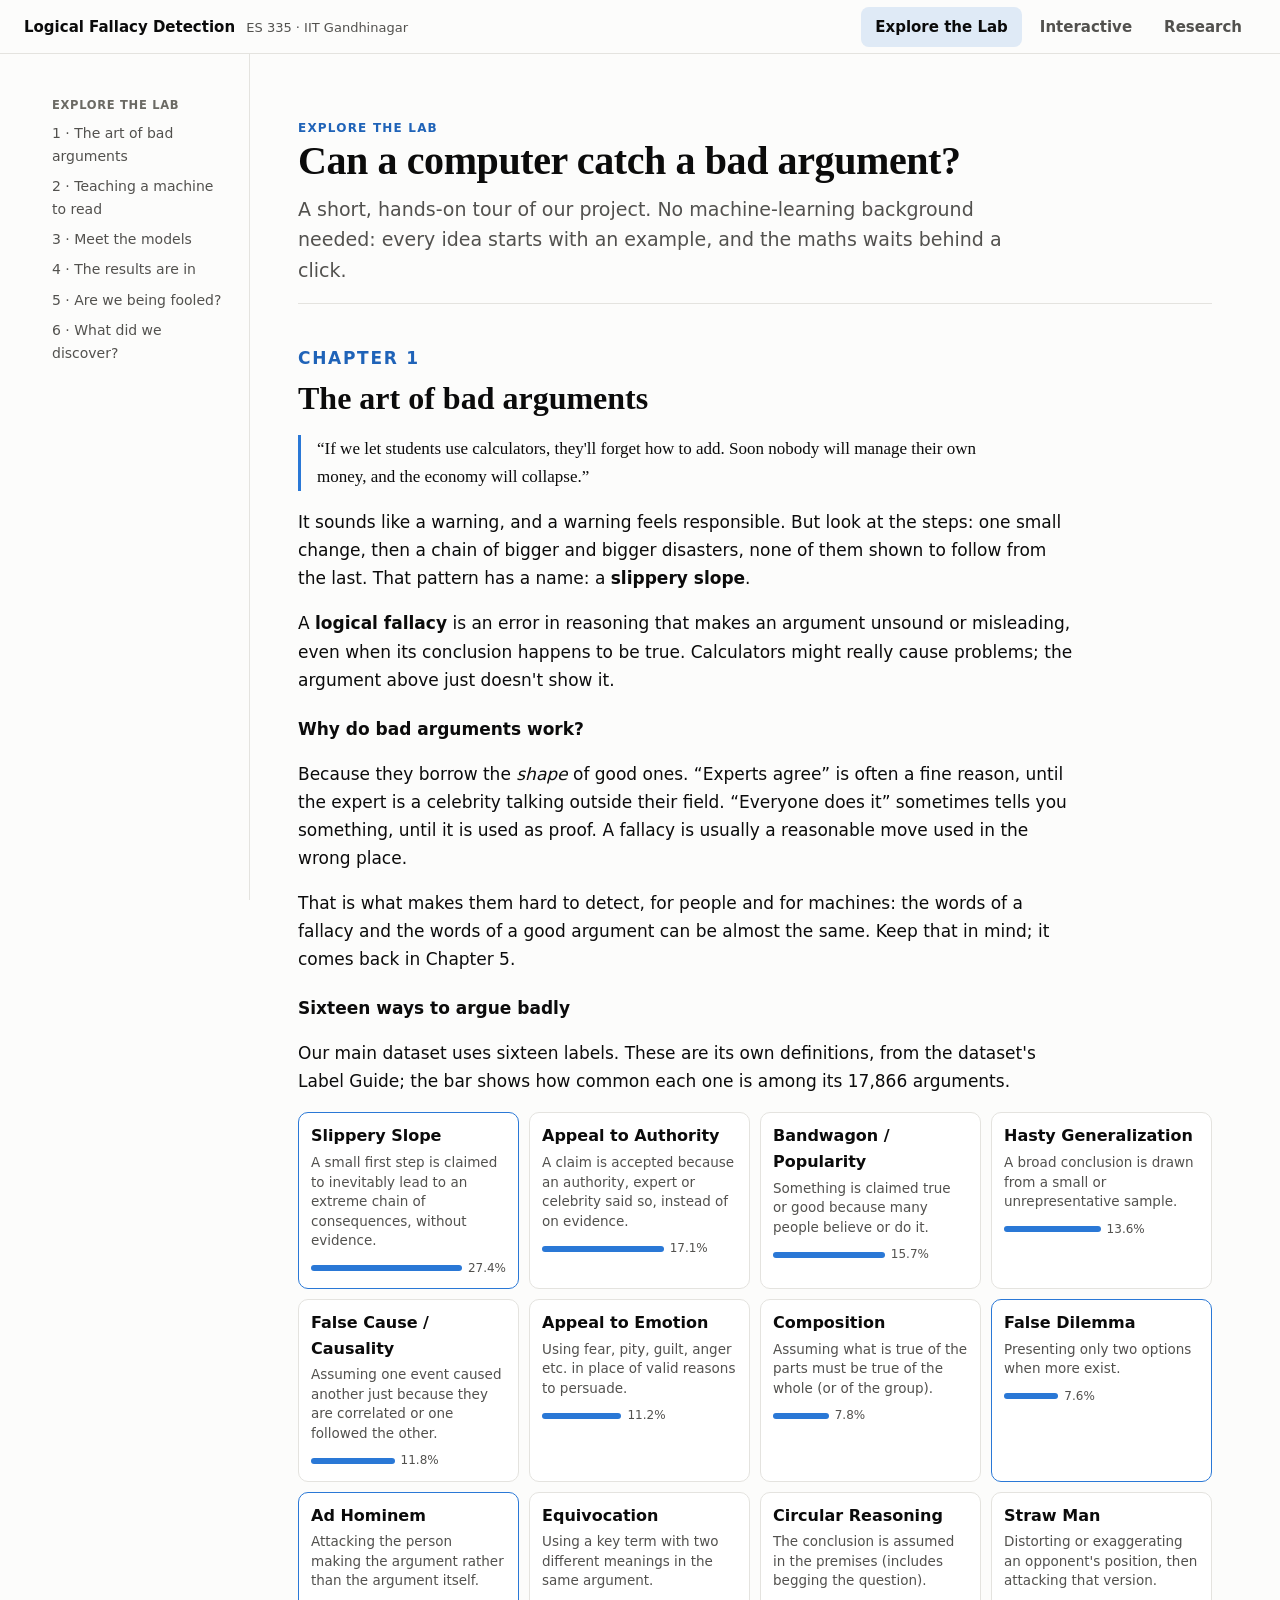
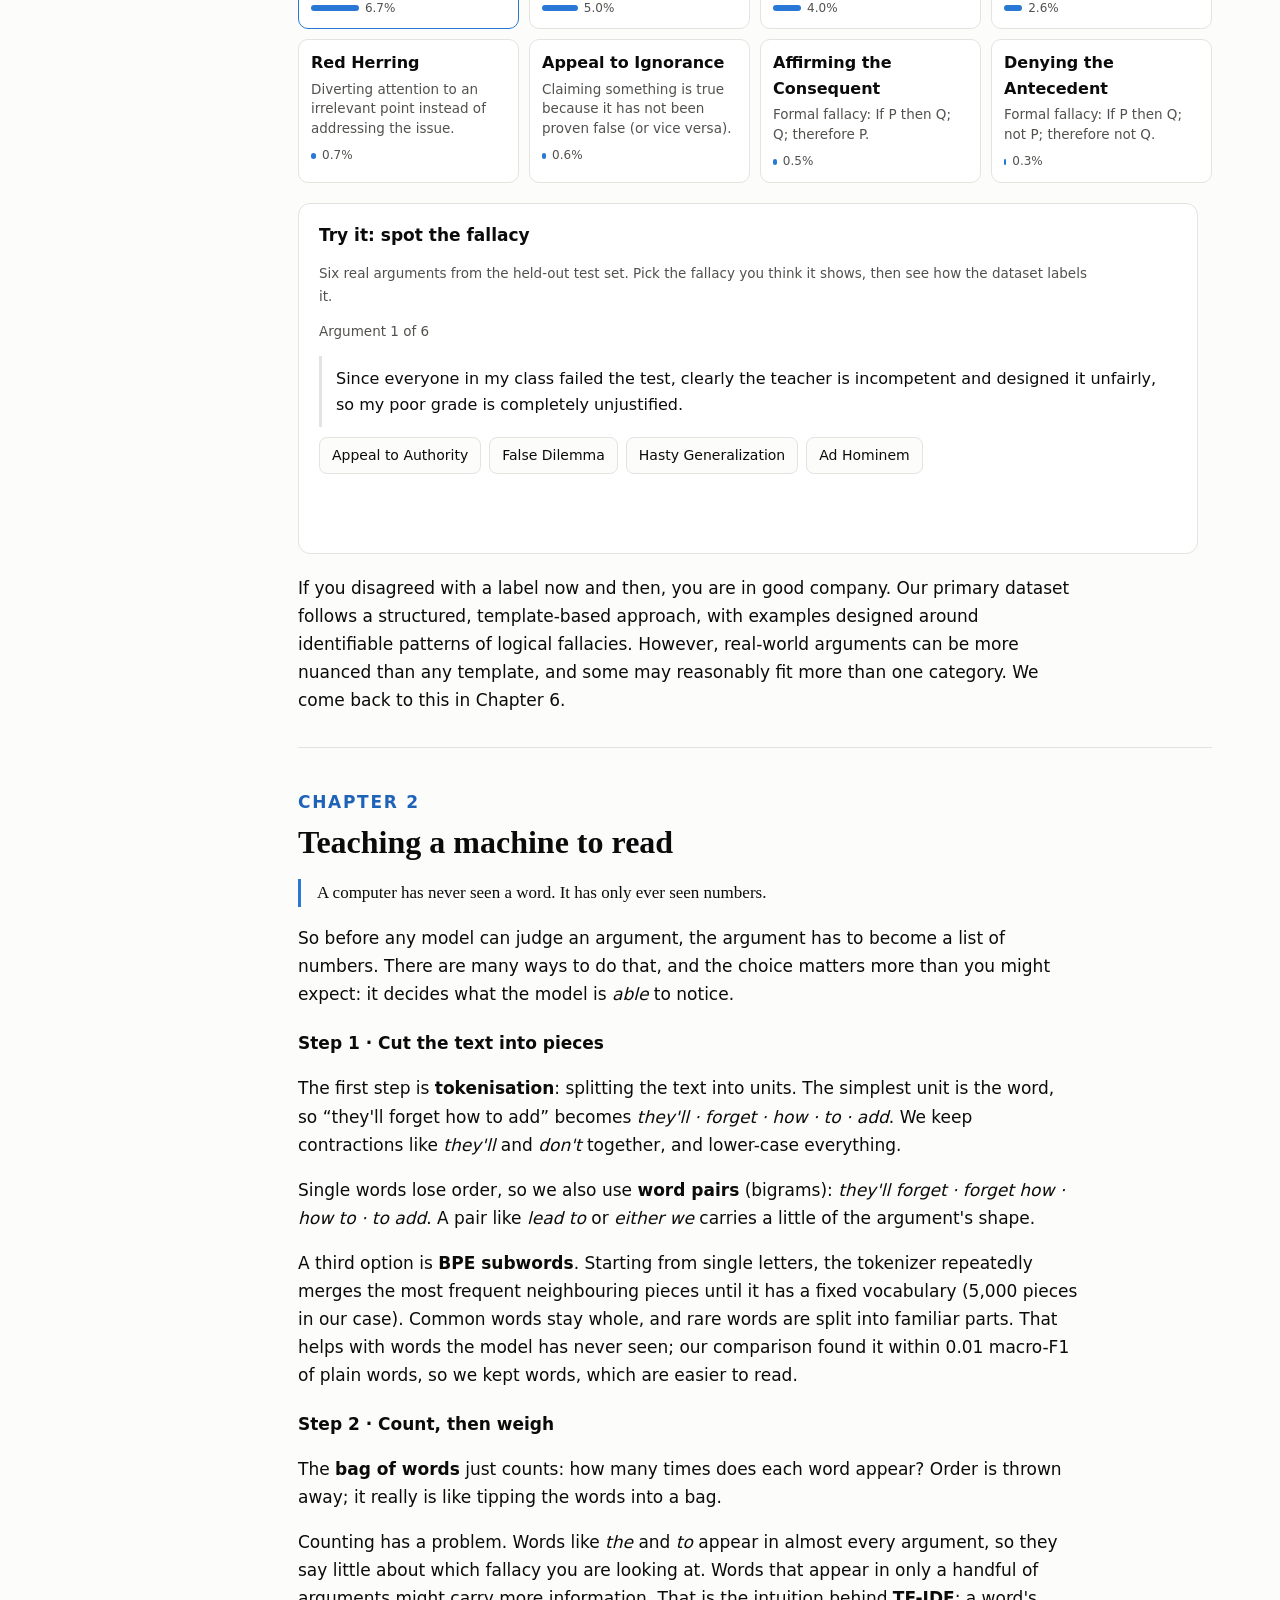
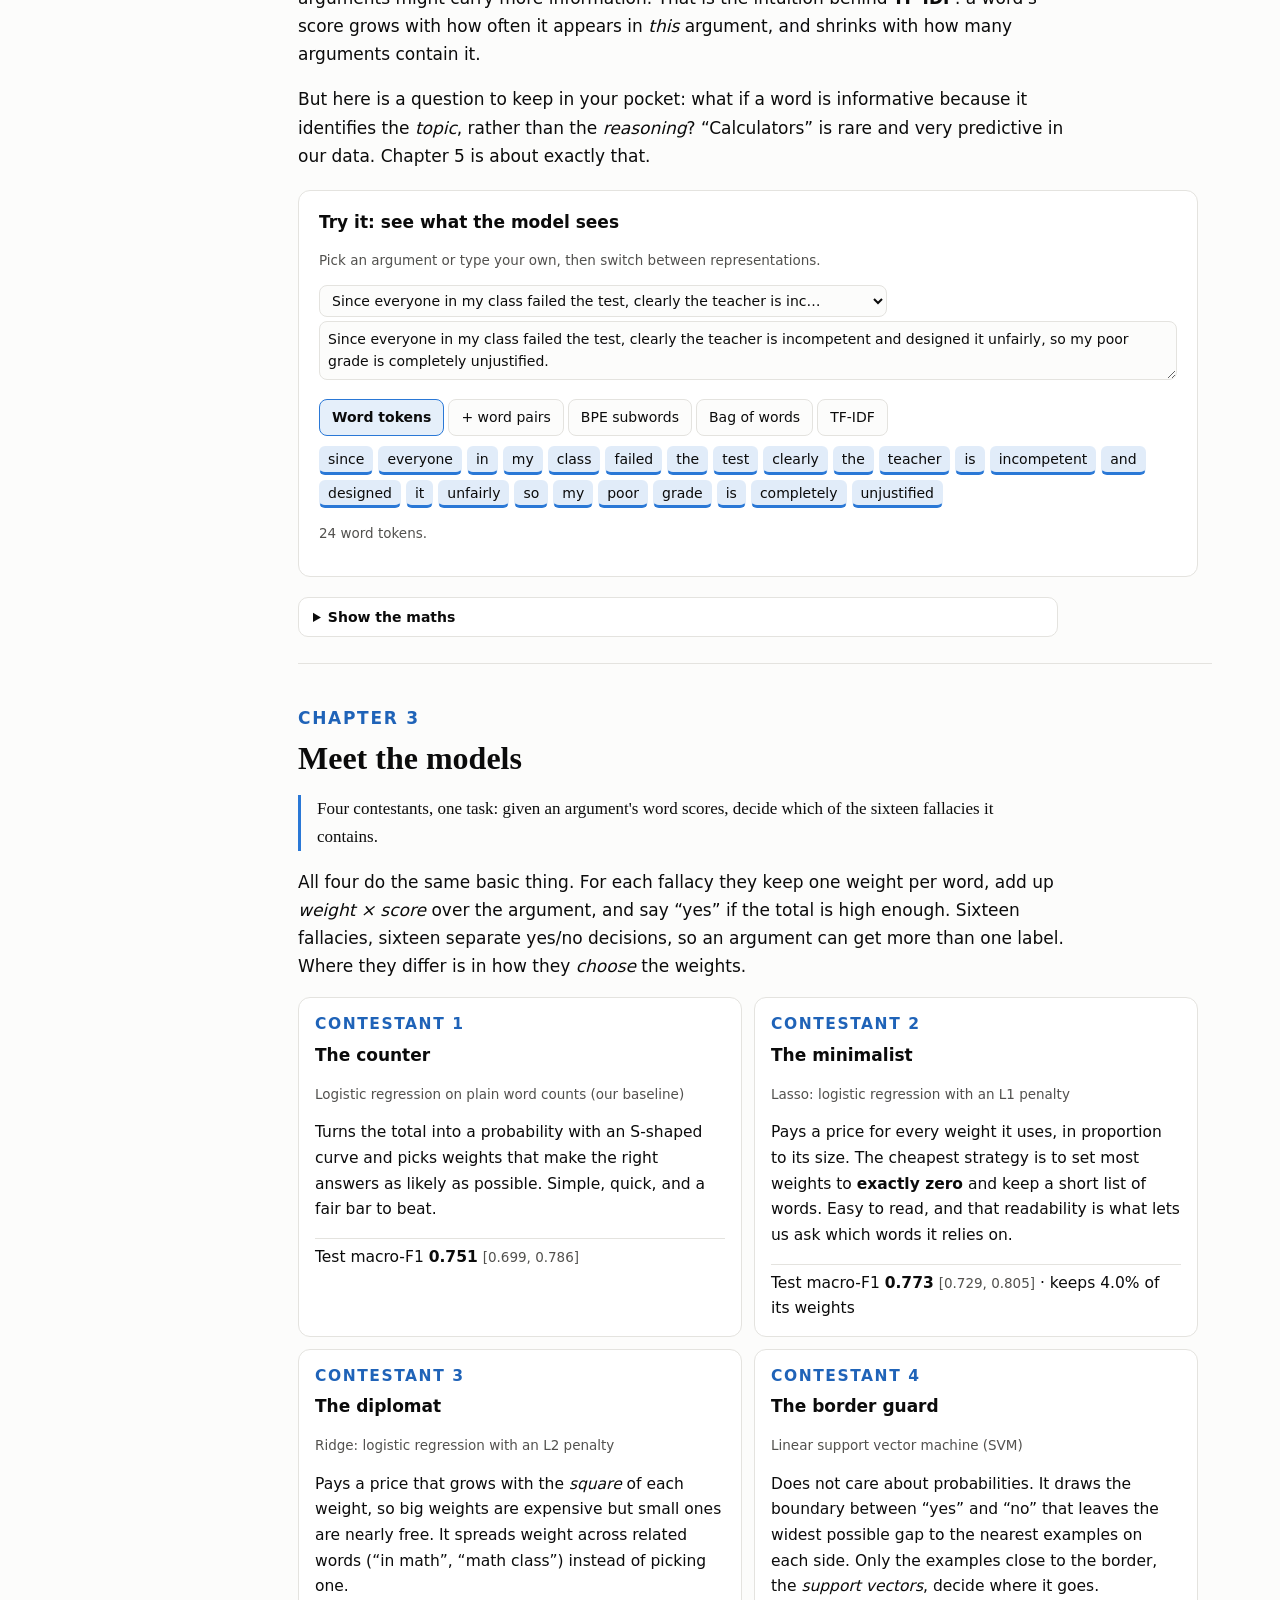
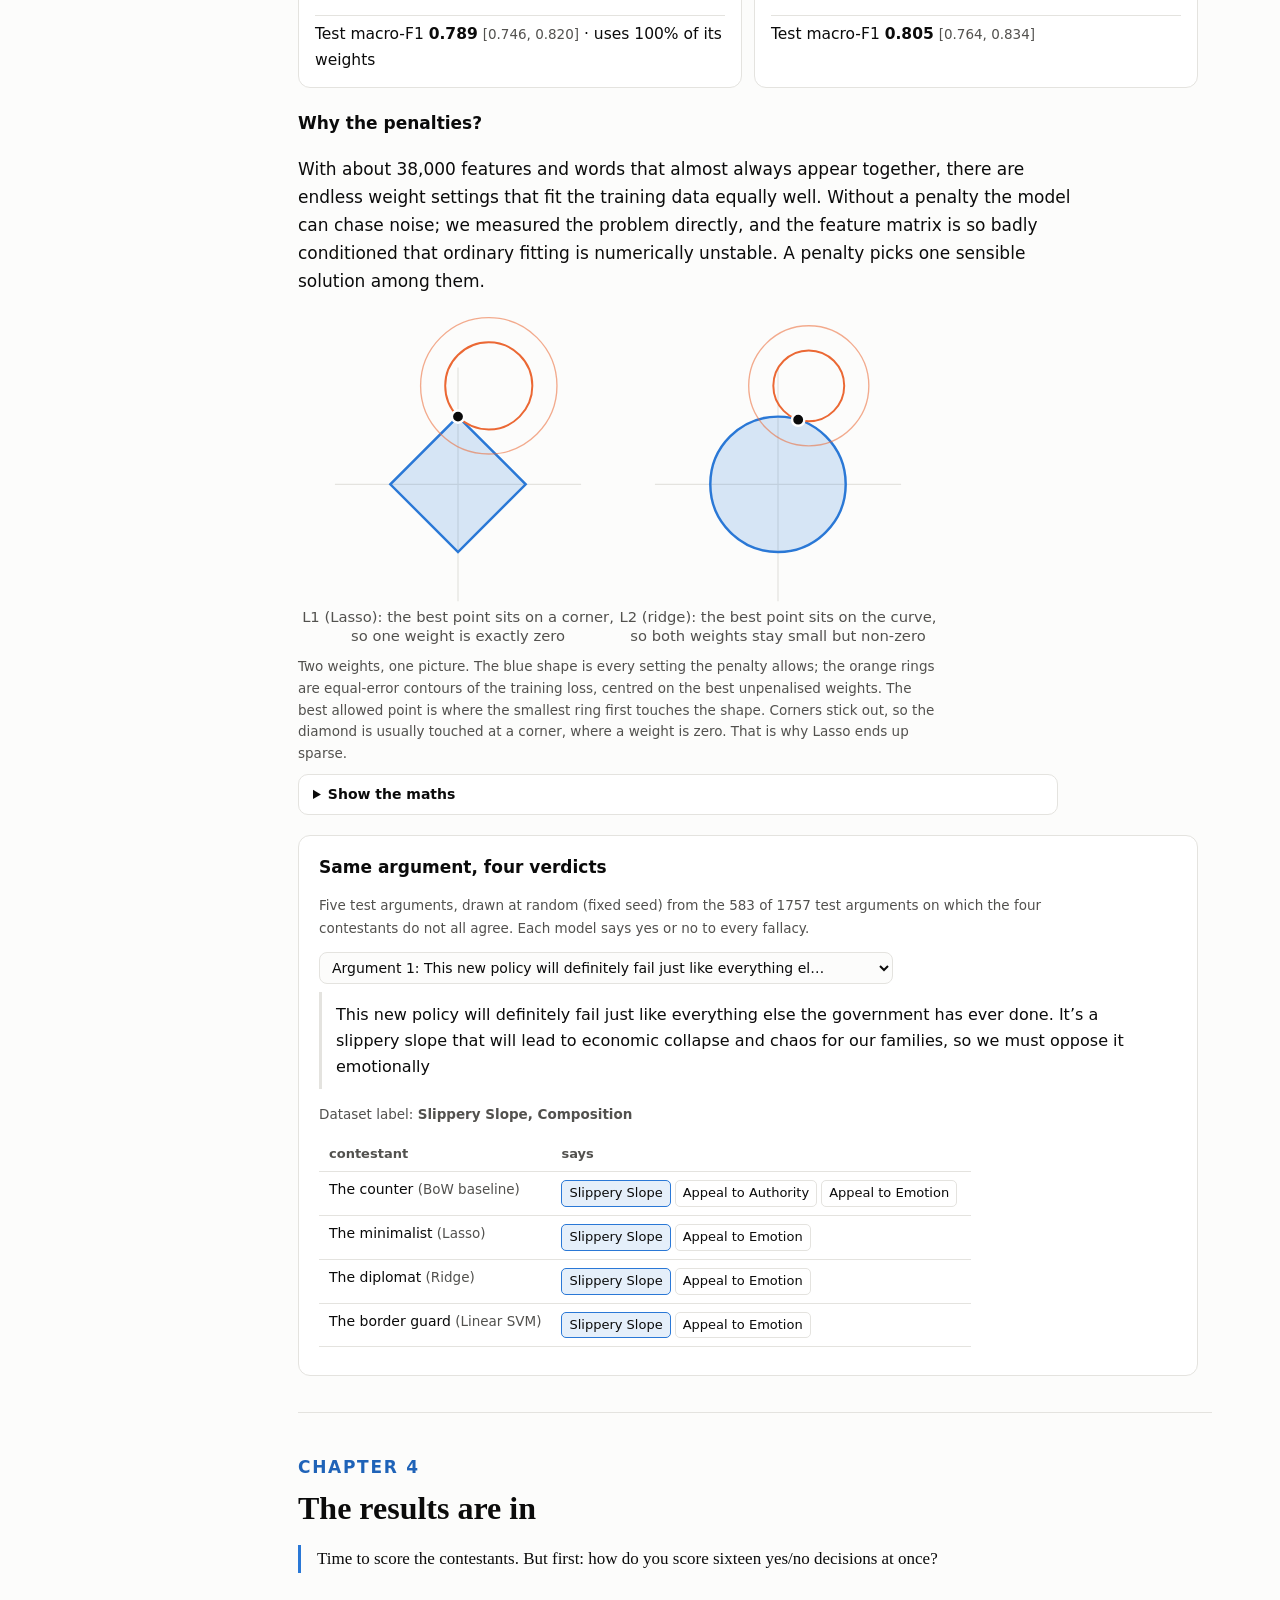
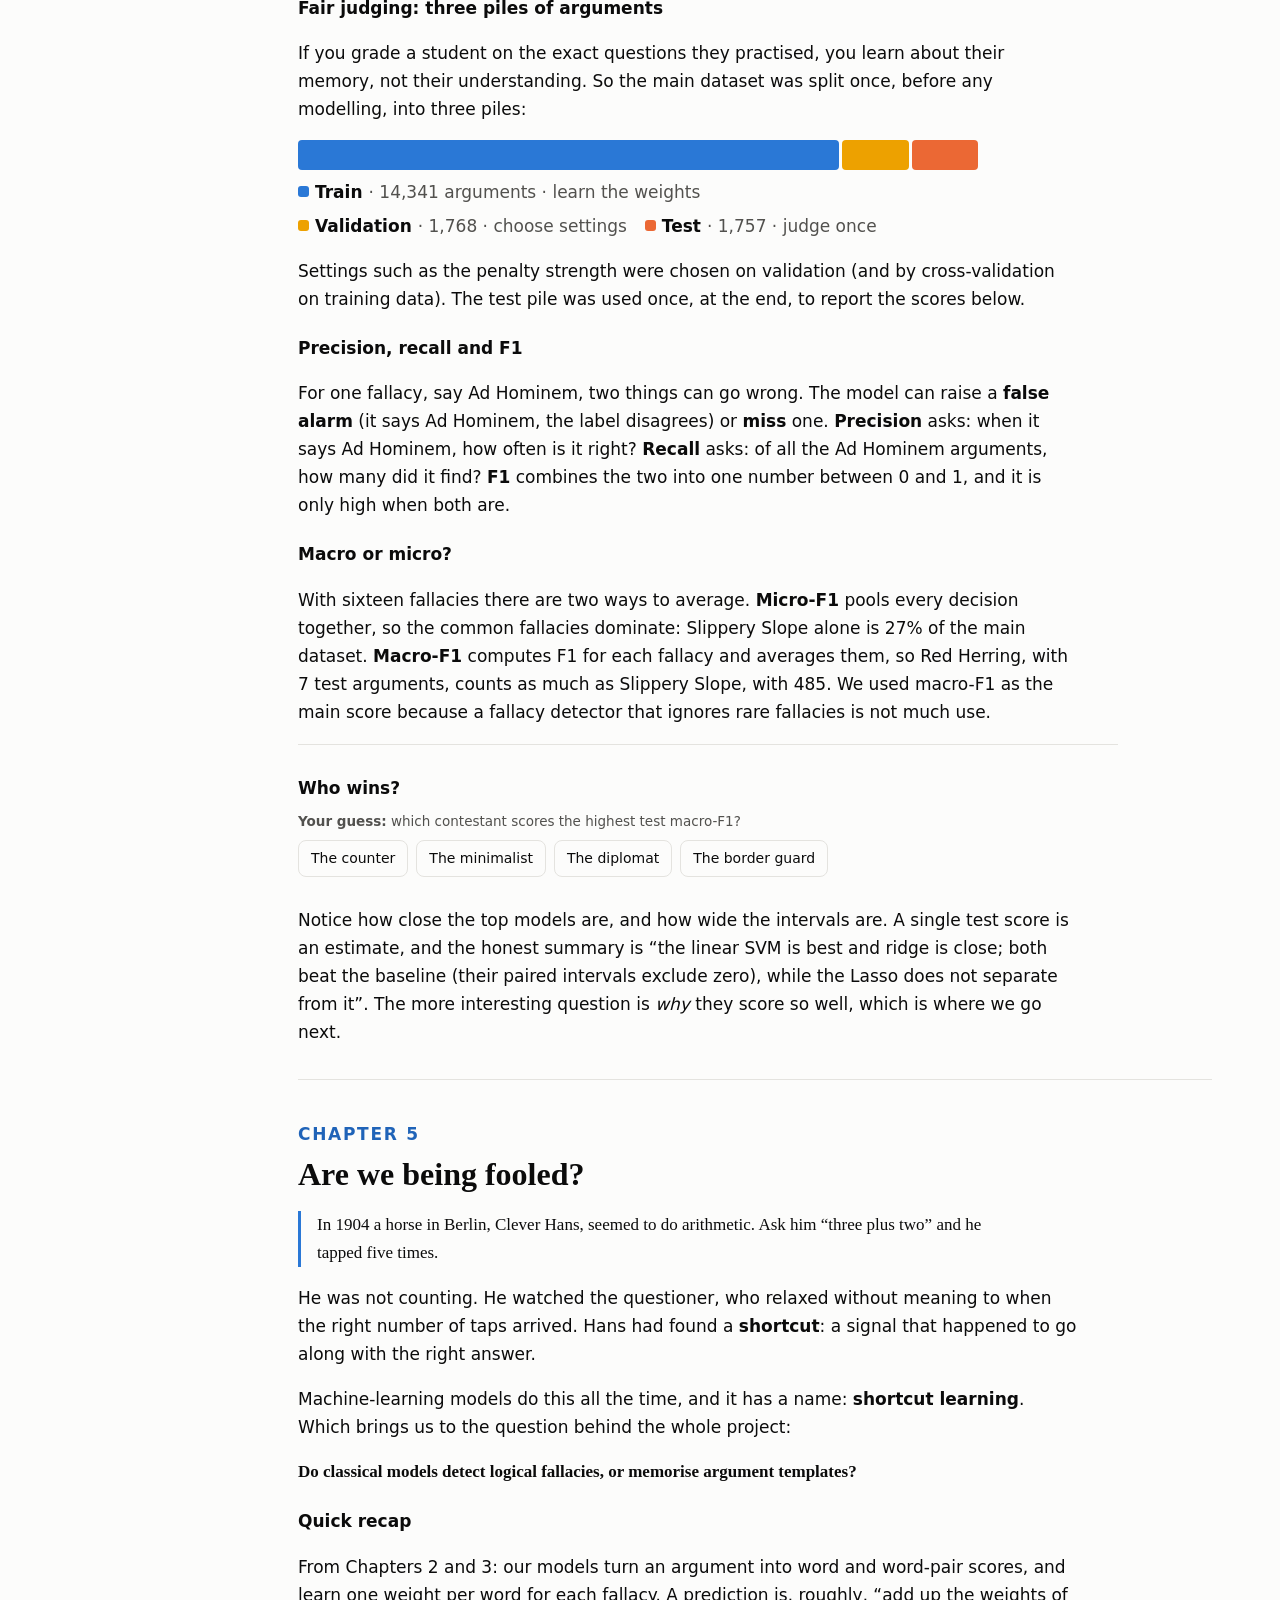
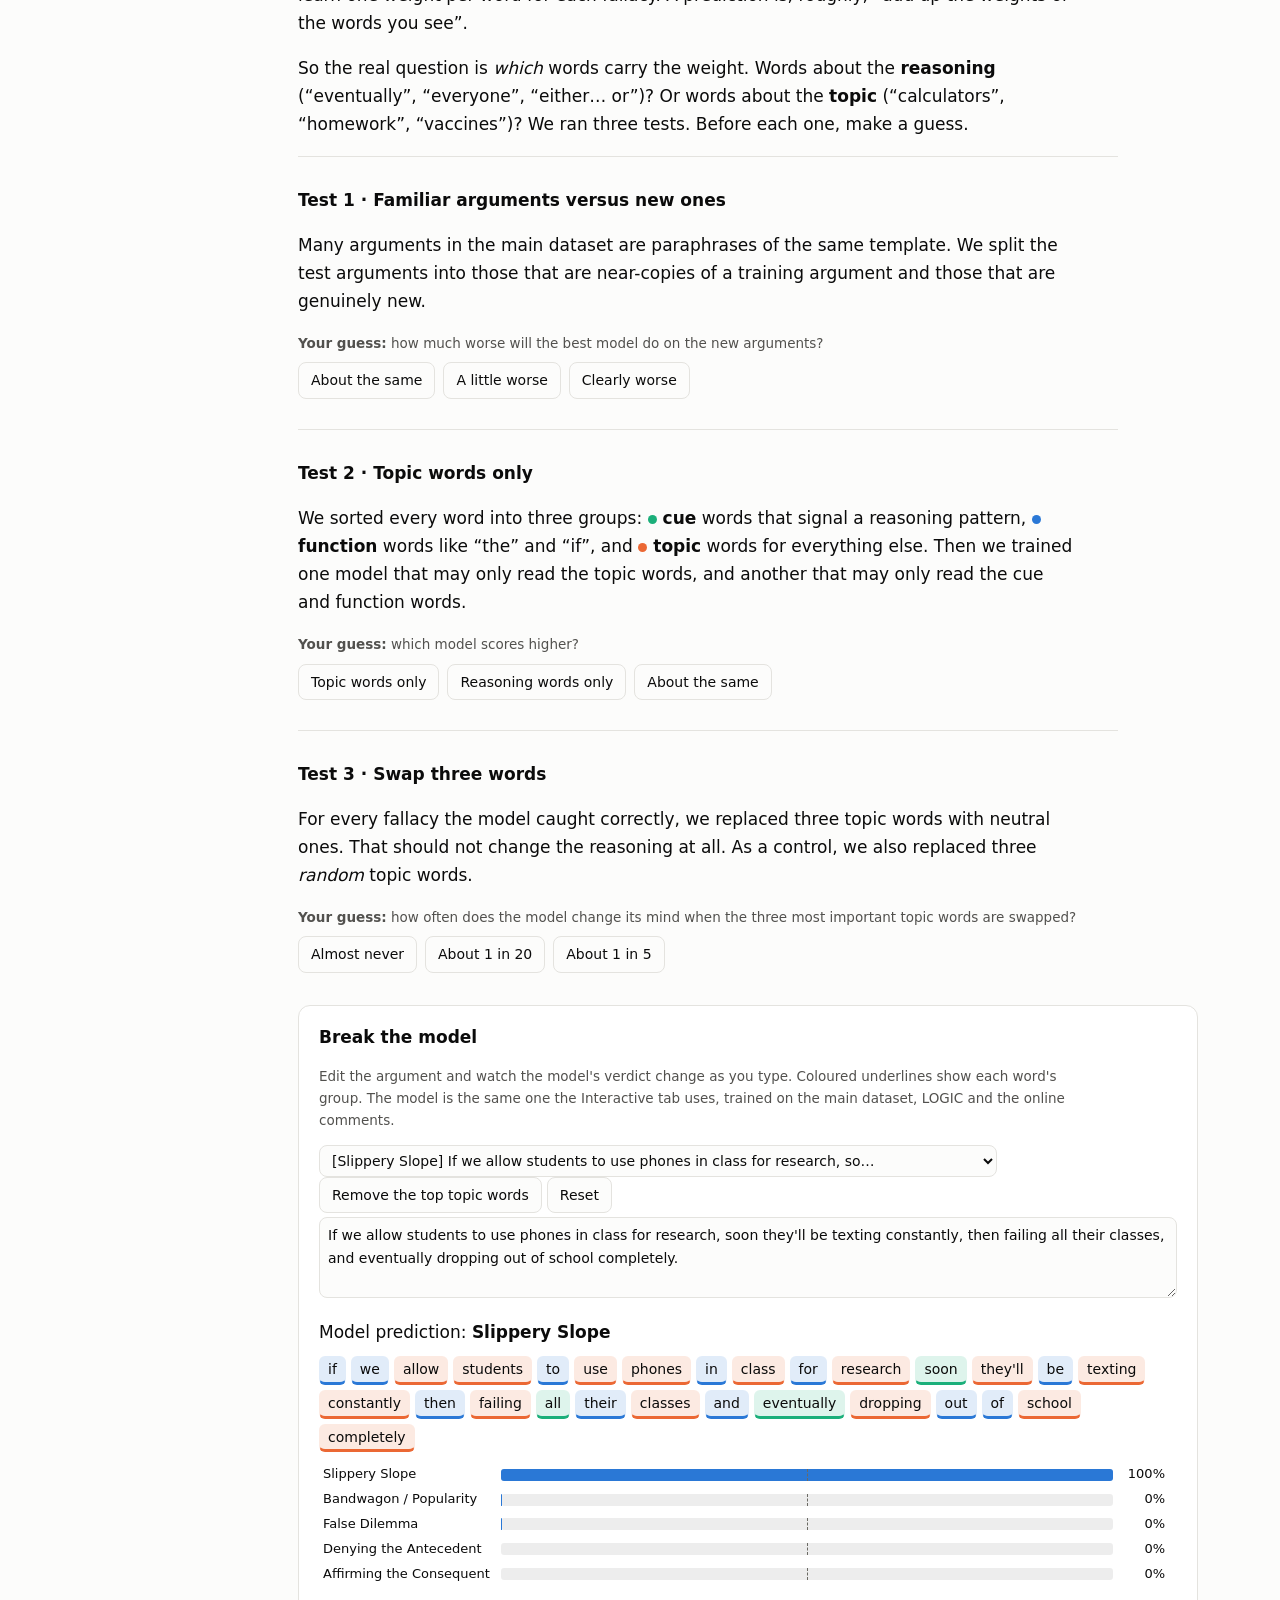
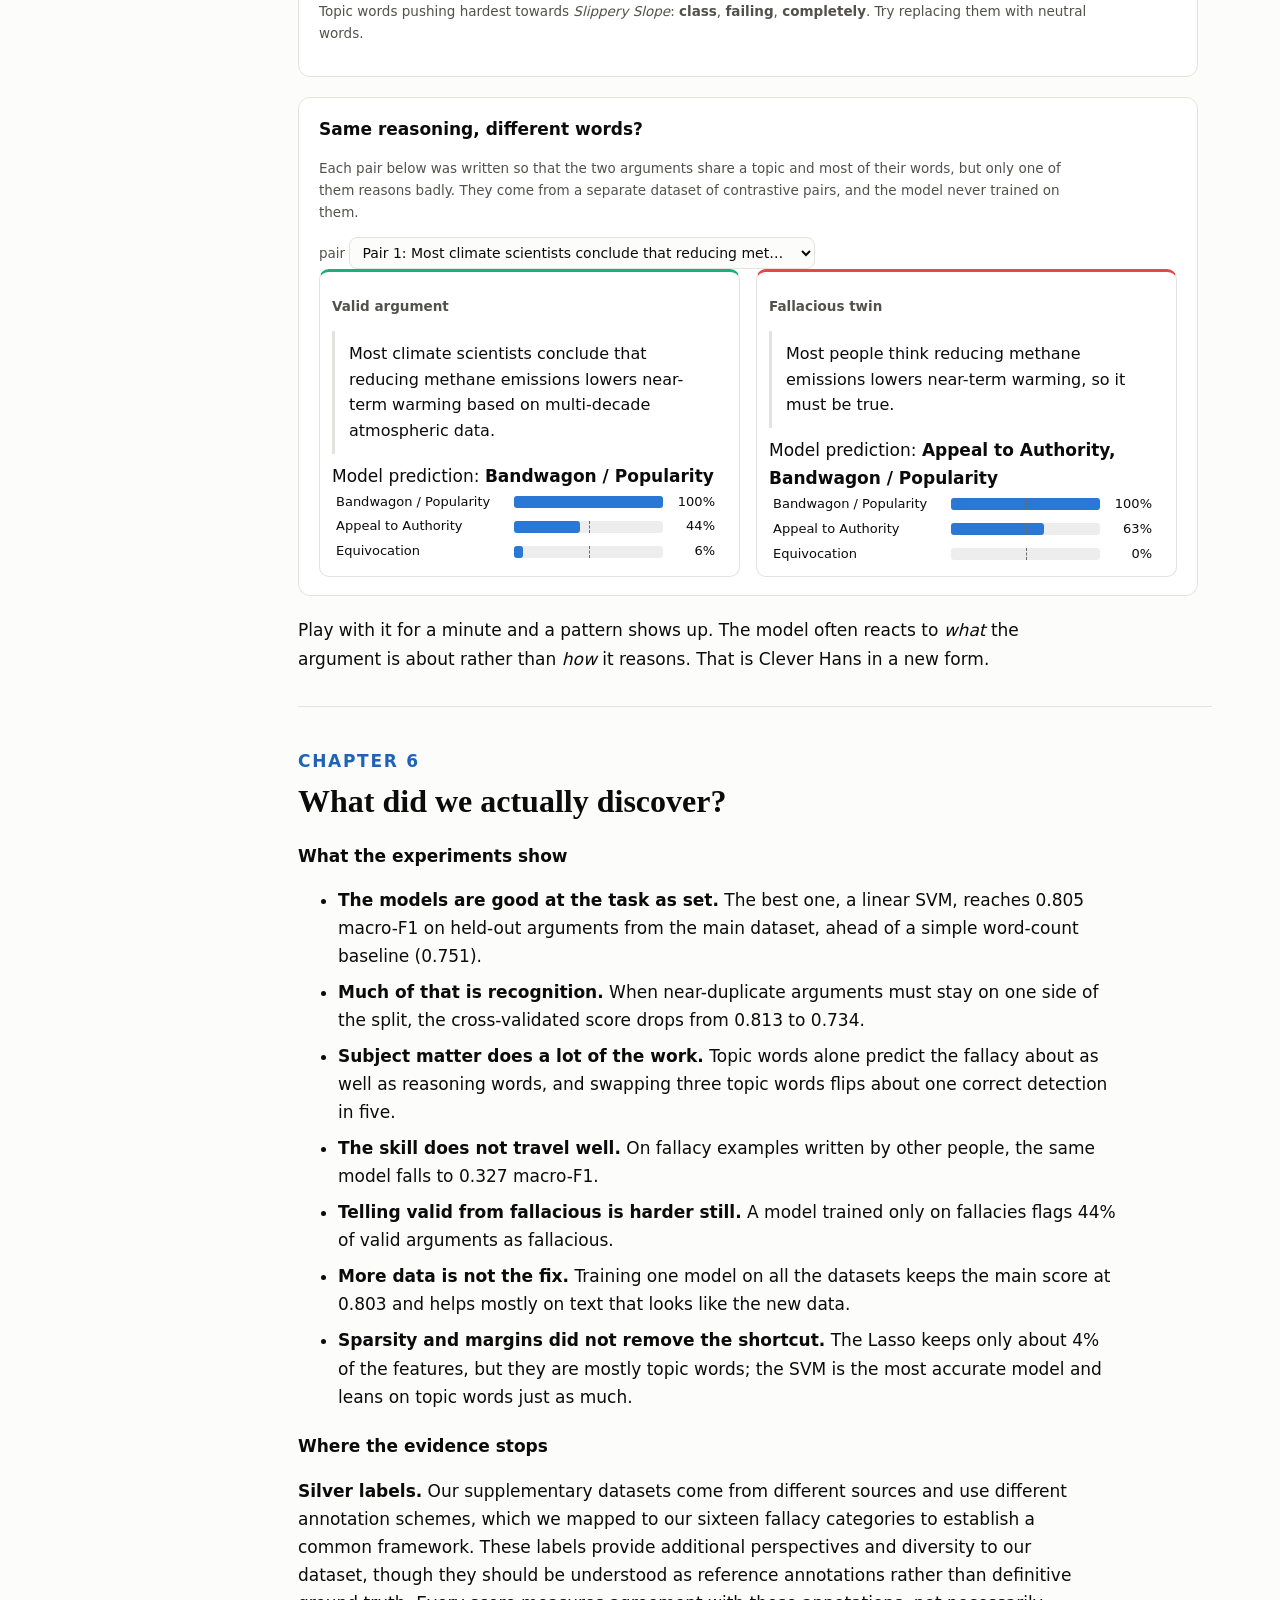
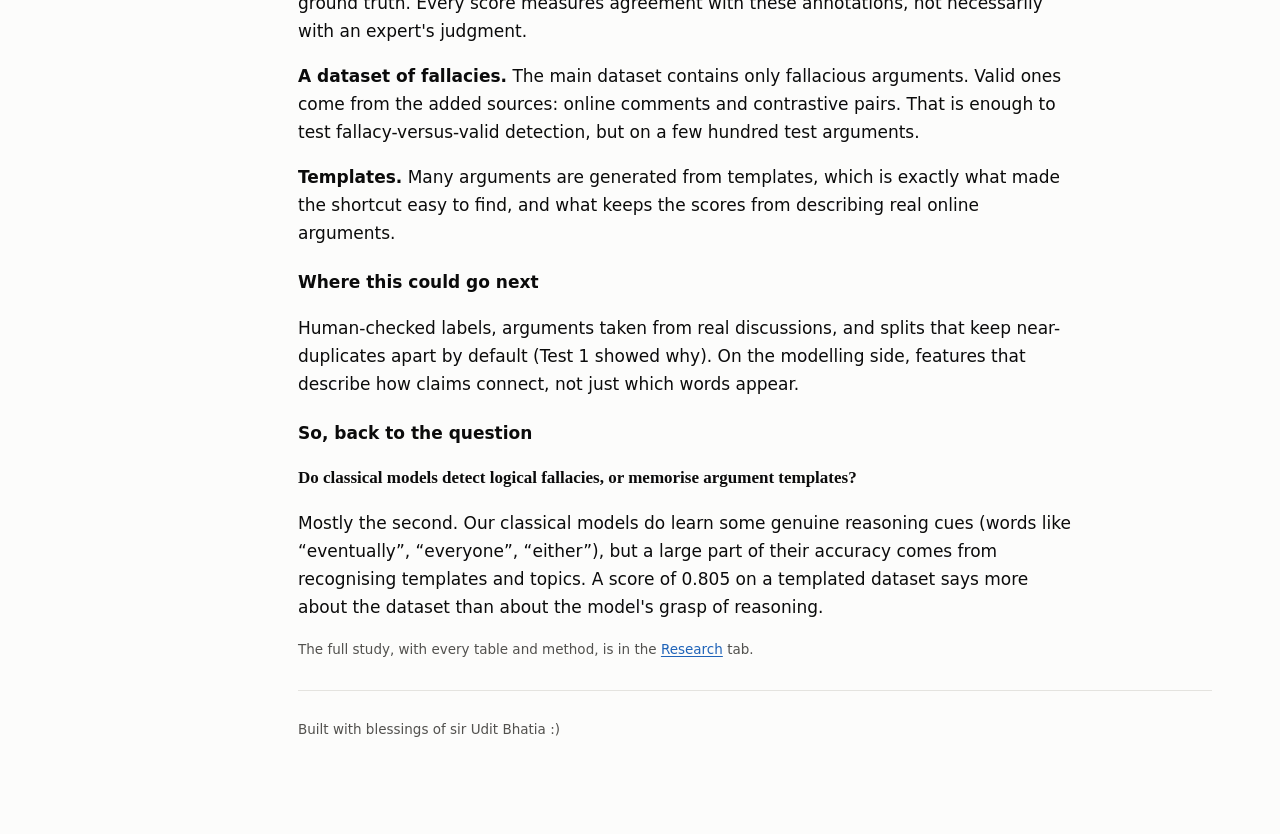
<file: website/index.html>
<!DOCTYPE html>
<html lang="en">
<head>
<meta charset="utf-8">
<meta name="viewport" content="width=device-width, initial-scale=1">
<title>Explore the Lab · Do classical models detect fallacies or memorise templates?</title>
<meta name="description" content="An interactive story about logical fallacies, shortcut learning and what simple text classifiers really pick up.">
<link rel="stylesheet" href="style.css">
</head>
<body data-page="lab">
<div class="progress" aria-hidden="true"><i id="progress"></i></div>
<header class="topbar">
  <a class="tb-brand" href="index.html">Logical Fallacy Detection <span>ES 335 · IIT Gandhinagar</span></a>
  <div class="toplinks" role="navigation" aria-label="Site">
    <a href="index.html" aria-current="page">Explore the Lab</a>
    <a href="research.html#interactive">Interactive</a>
    <a href="research.html#research">Research</a>
  </div>
</header>
<div class="layout">
<a class="skip" href="#main">Skip to content</a>
<nav aria-label="Chapters">
  <div class="navbar">
    <button class="navtoggle" type="button" aria-expanded="false" aria-controls="navlinks">Contents</button>
  </div>
  <div class="navlinks" id="navlinks">
  <span class="navgroup">Explore the Lab</span>
  <a href="#ch-fallacies">1 · The art of bad arguments</a>
  <a href="#ch-read">2 · Teaching a machine to read</a>
  <a href="#ch-models">3 · Meet the models</a>
  <a href="#ch-results">4 · The results are in</a>
  <a href="#ch-fooled">5 · Are we being fooled?</a>
  <a href="#ch-discover">6 · What did we discover?</a>
  </div>
</nav>

<main id="main">

<header class="lab-hero">
  <p class="kicker">Explore the Lab</p>
  <h1>Can a computer catch a bad argument?</h1>
  <p class="lede">A short, hands-on tour of our project. No machine-learning background needed: every idea starts with an example, and the maths waits behind a click.</p>
</header>

<!-- ============================================================ chapter 1 -->
<section class="chapter" id="ch-fallacies">
<p class="kicker">Chapter 1</p>
<h2>The art of bad arguments</h2>

<p class="big">“If we let students use calculators, they'll forget how to add. Soon nobody will manage their own money, and the economy will collapse.”</p>
<p>It sounds like a warning, and a warning feels responsible. But look at the steps: one small change, then a chain of bigger and bigger disasters, none of them shown to follow from the last. That pattern has a name: a <b>slippery slope</b>.</p>
<p>A <b>logical fallacy</b> is an error in reasoning that makes an argument unsound or misleading, even when its conclusion happens to be true. Calculators might really cause problems; the argument above just doesn't show it.</p>

<h3>Why do bad arguments work?</h3>
<p>Because they borrow the <i>shape</i> of good ones. “Experts agree” is often a fine reason, until the expert is a celebrity talking outside their field. “Everyone does it” sometimes tells you something, until it is used as proof. A fallacy is usually a reasonable move used in the wrong place.</p>
<p>That is what makes them hard to detect, for people and for machines: the words of a fallacy and the words of a good argument can be almost the same. Keep that in mind; it comes back in Chapter 5.</p>

<h3>Sixteen ways to argue badly</h3>
<p>Our main dataset uses sixteen labels. These are its own definitions, from the dataset's Label Guide; the bar shows how common each one is among its 17,866 arguments.</p>
<div class="guide" id="guide"></div>

<div class="lab-tool" id="quiz">
  <h3>Try it: spot the fallacy</h3>
  <p class="small">Six real arguments from the held-out test set. Pick the fallacy you think it shows, then see how the dataset labels it.</p>
  <div id="quiz-box"></div>
</div>
<p>If you disagreed with a label now and then, you are in good company. Our primary dataset follows a structured, template-based approach, with examples designed around identifiable patterns of logical fallacies. However, real-world arguments can be more nuanced than any template, and some may reasonably fit more than one category. We come back to this in Chapter 6.</p>
</section>

<!-- ============================================================ chapter 2 -->
<section class="chapter" id="ch-read">
<p class="kicker">Chapter 2</p>
<h2>Teaching a machine to read</h2>

<p class="big">A computer has never seen a word. It has only ever seen numbers.</p>
<p>So before any model can judge an argument, the argument has to become a list of numbers. There are many ways to do that, and the choice matters more than you might expect: it decides what the model is <i>able</i> to notice.</p>

<h3>Step 1 · Cut the text into pieces</h3>
<p>The first step is <b>tokenisation</b>: splitting the text into units. The simplest unit is the word, so “they'll forget how to add” becomes <i>they'll · forget · how · to · add</i>. We keep contractions like <i>they'll</i> and <i>don't</i> together, and lower-case everything.</p>
<p>Single words lose order, so we also use <b>word pairs</b> (bigrams): <i>they'll forget · forget how · how to · to add</i>. A pair like <i>lead to</i> or <i>either we</i> carries a little of the argument's shape.</p>
<p>A third option is <b>BPE subwords</b>. Starting from single letters, the tokenizer repeatedly merges the most frequent neighbouring pieces until it has a fixed vocabulary (5,000 pieces in our case). Common words stay whole, and rare words are split into familiar parts. That helps with words the model has never seen; our comparison found it within 0.01 macro-F1 of plain words, so we kept words, which are easier to read.</p>

<h3>Step 2 · Count, then weigh</h3>
<p>The <b>bag of words</b> just counts: how many times does each word appear? Order is thrown away; it really is like tipping the words into a bag.</p>
<p>Counting has a problem. Words like <i>the</i> and <i>to</i> appear in almost every argument, so they say little about which fallacy you are looking at. Words that appear in only a handful of arguments might carry more information. That is the intuition behind <b>TF-IDF</b>: a word's score grows with how often it appears in <i>this</i> argument, and shrinks with how many arguments contain it.</p>
<p>But here is a question to keep in your pocket: what if a word is informative because it identifies the <i>topic</i>, rather than the <i>reasoning</i>? “Calculators” is rare and very predictive in our data. Chapter 5 is about exactly that.</p>

<div class="lab-tool" id="reader">
  <h3>Try it: see what the model sees</h3>
  <p class="small">Pick an argument or type your own, then switch between representations.</p>
  <div class="controls"><select id="rd-example" aria-label="Choose an argument"></select></div>
  <textarea id="rd-text" rows="2" maxlength="2000" aria-label="Argument to represent"></textarea>
  <div class="seg" role="tablist" aria-label="Representation">
    <button data-v="words" aria-selected="true">Word tokens</button><button data-v="pairs">+ word pairs</button><button data-v="bpe">BPE subwords</button><button data-v="bow">Bag of words</button><button data-v="tfidf">TF-IDF</button>
  </div>
  <div id="rd-out" aria-live="polite"></div>
  <p class="small" id="rd-note"></p>
</div>
<details class="maths"><summary>Show the maths</summary>
<p>For word (or word pair) <i>t</i> in argument <i>d</i>, with <i>tf</i> its count in <i>d</i>, <i>n</i> training arguments, and <i>df</i> the number of training arguments containing <i>t</i>:</p>
<p class="formula">tfidf(<i>t</i>, <i>d</i>) = (1 + ln <i>tf</i>) · idf(<i>t</i>), with idf(<i>t</i>) = ln((1 + <i>n</i>) / (1 + <i>df</i>)) + 1.</p>
<p>The row of scores is then divided by its length (L2 normalisation), so long and short arguments are comparable. The vocabulary and the idf values are learned from training arguments only, and words seen in fewer than two training arguments are dropped. This is the representation all our main models use: about 38,000 words and word pairs.</p>
</details>
</section>

<!-- ============================================================ chapter 3 -->
<section class="chapter" id="ch-models">
<p class="kicker">Chapter 3</p>
<h2>Meet the models</h2>

<p class="big">Four contestants, one task: given an argument's word scores, decide which of the sixteen fallacies it contains.</p>
<p>All four do the same basic thing. For each fallacy they keep one weight per word, add up <i>weight × score</i> over the argument, and say “yes” if the total is high enough. Sixteen fallacies, sixteen separate yes/no decisions, so an argument can get more than one label. Where they differ is in how they <i>choose</i> the weights.</p>

<div class="contestants">
  <div class="contestant"><p class="kicker">Contestant 1</p><h3>The counter</h3><p class="small">Logistic regression on plain word counts (our baseline)</p>
    <p>Turns the total into a probability with an S-shaped curve and picks weights that make the right answers as likely as possible. Simple, quick, and a fair bar to beat.</p>
    <p class="stat-line" data-model="Unigram BoW + LR (baseline)"></p></div>
  <div class="contestant"><p class="kicker">Contestant 2</p><h3>The minimalist</h3><p class="small">Lasso: logistic regression with an L1 penalty</p>
    <p>Pays a price for every weight it uses, in proportion to its size. The cheapest strategy is to set most weights to <b>exactly zero</b> and keep a short list of words. Easy to read, and that readability is what lets us ask which words it relies on.</p>
    <p class="stat-line" data-model="TF-IDF LR-L1 (Lasso)"></p></div>
  <div class="contestant"><p class="kicker">Contestant 3</p><h3>The diplomat</h3><p class="small">Ridge: logistic regression with an L2 penalty</p>
    <p>Pays a price that grows with the <i>square</i> of each weight, so big weights are expensive but small ones are nearly free. It spreads weight across related words (“in math”, “math class”) instead of picking one.</p>
    <p class="stat-line" data-model="TF-IDF LR-L2 (ridge)"></p></div>
  <div class="contestant"><p class="kicker">Contestant 4</p><h3>The border guard</h3><p class="small">Linear support vector machine (SVM)</p>
    <p>Does not care about probabilities. It draws the boundary between “yes” and “no” that leaves the widest possible gap to the nearest examples on each side. Only the examples close to the border, the <i>support vectors</i>, decide where it goes.</p>
    <p class="stat-line" data-model="TF-IDF Linear SVM"></p></div>
</div>

<h3>Why the penalties?</h3>
<p>With about 38,000 features and words that almost always appear together, there are endless weight settings that fit the training data equally well. Without a penalty the model can chase noise; we measured the problem directly, and the feature matrix is so badly conditioned that ordinary fitting is numerically unstable. A penalty picks one sensible solution among them.</p>
<figure class="penalty-fig">
<svg viewBox="0 0 520 280" class="chart" role="img" aria-label="L1 and L2 penalty regions: the loss contours touch the diamond at a corner on an axis, and touch the circle off the axes">
  <g transform="translate(130,140)">
    <line x1="-100" y1="0" x2="100" y2="0" class="grid"/><line x1="0" y1="-95" x2="0" y2="95" class="grid"/>
    <polygon points="0,-55 55,0 0,55 -55,0" fill="color-mix(in srgb, var(--c-1) 18%, transparent)" stroke="var(--c-1)" stroke-width="2"/>
    <circle cx="25" cy="-80" r="35.4" fill="none" stroke="var(--c-2)" stroke-width="1.6"/>
    <circle cx="25" cy="-80" r="55.4" fill="none" stroke="var(--c-2)" stroke-width="1.1" opacity=".55"/>
    <circle cx="0" cy="-55" r="5" class="op"/>
    <text x="0" y="112" class="lab" text-anchor="middle">L1 (Lasso): the best point sits on a corner,</text>
    <text x="0" y="127" class="lab" text-anchor="middle">so one weight is exactly zero</text>
  </g>
  <g transform="translate(390,140)">
    <line x1="-100" y1="0" x2="100" y2="0" class="grid"/><line x1="0" y1="-95" x2="0" y2="95" class="grid"/>
    <circle cx="0" cy="0" r="55" fill="color-mix(in srgb, var(--c-1) 18%, transparent)" stroke="var(--c-1)" stroke-width="2"/>
    <circle cx="25" cy="-80" r="28.8" fill="none" stroke="var(--c-2)" stroke-width="1.6"/>
    <circle cx="25" cy="-80" r="48.8" fill="none" stroke="var(--c-2)" stroke-width="1.1" opacity=".55"/>
    <circle cx="16.4" cy="-52.5" r="5" class="op"/>
    <text x="0" y="112" class="lab" text-anchor="middle">L2 (ridge): the best point sits on the curve,</text>
    <text x="0" y="127" class="lab" text-anchor="middle">so both weights stay small but non-zero</text>
  </g>
</svg>
<figcaption>Two weights, one picture. The blue shape is every setting the penalty allows; the orange rings are equal-error contours of the training loss, centred on the best unpenalised weights. The best allowed point is where the smallest ring first touches the shape. Corners stick out, so the diamond is usually touched at a corner, where a weight is zero. That is why Lasso ends up sparse.</figcaption>
</figure>
<details class="maths"><summary>Show the maths</summary>
<p>For one fallacy, with labels <i>y</i><sub>i</sub> ∈ {0, 1} and logistic loss ℓ:</p>
<p class="formula">Lasso: min<sub>w</sub> ‖w‖₁ + C Σ<sub>i</sub> ℓ(y<sub>i</sub>, wᵀx<sub>i</sub> + b)</p>
<p class="formula">Ridge: min<sub>w</sub> ½‖w‖₂² + C Σ<sub>i</sub> ℓ(y<sub>i</sub>, wᵀx<sub>i</sub> + b)</p>
<p class="formula">Linear SVM: min<sub>w</sub> ½‖w‖₂² + C Σ<sub>i</sub> max(0, 1 − ỹ<sub>i</sub>(wᵀx<sub>i</sub> + b)), with ỹ ∈ {−1, +1}</p>
<p>C sets the balance: small C means a strong penalty. It was chosen by cross-validation on the training data, together with class weighting, which up-weights the rare fallacies so they are not ignored.</p>
</details>

<div class="lab-tool" id="contest">
  <h3>Same argument, four verdicts</h3>
  <p class="small" id="contest-intro"></p>
  <div class="controls"><select id="ct-select" aria-label="Choose an argument"></select></div>
  <blockquote id="ct-text"></blockquote>
  <div id="ct-table"></div>
</div>
</section>

<!-- ============================================================ chapter 4 -->
<section class="chapter" id="ch-results">
<p class="kicker">Chapter 4</p>
<h2>The results are in</h2>

<p class="big">Time to score the contestants. But first: how do you score sixteen yes/no decisions at once?</p>

<h3>Fair judging: three piles of arguments</h3>
<p>If you grade a student on the exact questions they practised, you learn about their memory, not their understanding. So the main dataset was split once, before any modelling, into three piles:</p>
<div class="splitbar" role="img" aria-label="Main dataset split: 14,341 training, 1,768 validation, 1,757 test arguments">
  <div class="sb-bars"><i class="sb-train" style="flex:14341"></i><i class="sb-val" style="flex:1768"></i><i class="sb-test" style="flex:1757"></i></div>
  <ul class="sb-legend">
    <li><i class="sb-train"></i><b>Train</b> · 14,341 arguments · learn the weights</li>
    <li><i class="sb-val"></i><b>Validation</b> · 1,768 · choose settings</li>
    <li><i class="sb-test"></i><b>Test</b> · 1,757 · judge once</li>
  </ul>
</div>
<p>Settings such as the penalty strength were chosen on validation (and by cross-validation on training data). The test pile was used once, at the end, to report the scores below.</p>

<h3>Precision, recall and F1</h3>
<p>For one fallacy, say Ad Hominem, two things can go wrong. The model can raise a <b>false alarm</b> (it says Ad Hominem, the label disagrees) or <b>miss</b> one. <b>Precision</b> asks: when it says Ad Hominem, how often is it right? <b>Recall</b> asks: of all the Ad Hominem arguments, how many did it find? <b>F1</b> combines the two into one number between 0 and 1, and it is only high when both are.</p>

<h3>Macro or micro?</h3>
<p>With sixteen fallacies there are two ways to average. <b>Micro-F1</b> pools every decision together, so the common fallacies dominate: Slippery Slope alone is 27% of the main dataset. <b>Macro-F1</b> computes F1 for each fallacy and averages them, so Red Herring, with 7 test arguments, counts as much as Slippery Slope, with 485. We used macro-F1 as the main score because a fallacy detector that ignores rare fallacies is not much use.</p>

<div class="clue" id="clue-winner">
  <h3>Who wins?</h3>
  <div class="guess"><p class="small"><b>Your guess:</b> which contestant scores the highest test macro-F1?</p>
    <button>The counter</button><button>The minimalist</button><button>The diplomat</button><button>The border guard</button></div>
  <div class="reveal" hidden><div id="res-chart"></div><p id="res-text"></p>
  <div id="res-micro"></div><p id="res-micro-text"></p></div>
</div>
<p>Notice how close the top models are, and how wide the intervals are. A single test score is an estimate, and the honest summary is “the linear SVM is best and ridge is close; both beat the baseline (their paired intervals exclude zero), while the Lasso does not separate from it”. The more interesting question is <i>why</i> they score so well, which is where we go next.</p>
</section>

<!-- ============================================================ chapter 5 -->
<section class="chapter" id="ch-fooled">
<p class="kicker">Chapter 5</p>
<h2>Are we being fooled?</h2>

<p class="big">In 1904 a horse in Berlin, Clever Hans, seemed to do arithmetic. Ask him “three plus two” and he tapped five times.</p>
<p>He was not counting. He watched the questioner, who relaxed without meaning to when the right number of taps arrived. Hans had found a <b>shortcut</b>: a signal that happened to go along with the right answer.</p>
<p>Machine-learning models do this all the time, and it has a name: <b>shortcut learning</b>. Which brings us to the question behind the whole project:</p>
<p class="question">Do classical models detect logical fallacies, or memorise argument templates?</p>

<h3>Quick recap</h3>
<p>From Chapters 2 and 3: our models turn an argument into word and word-pair scores, and learn one weight per word for each fallacy. A prediction is, roughly, “add up the weights of the words you see”.</p>
<p>So the real question is <i>which</i> words carry the weight. Words about the <b>reasoning</b> (“eventually”, “everyone”, “either… or”)? Or words about the <b>topic</b> (“calculators”, “homework”, “vaccines”)? We ran three tests. Before each one, make a guess.</p>

<div class="clue" id="clue-template">
  <h3>Test 1 · Familiar arguments versus new ones</h3>
  <p>Many arguments in the main dataset are paraphrases of the same template. We split the test arguments into those that are near-copies of a training argument and those that are genuinely new.</p>
  <div class="guess" data-guess="clue-template"><p class="small"><b>Your guess:</b> how much worse will the best model do on the new arguments?</p>
    <button>About the same</button><button>A little worse</button><button>Clearly worse</button></div>
  <div class="reveal" hidden><div class="lab-db" id="db-template"></div><p id="txt-template"></p></div>
</div>

<div class="clue" id="clue-topic">
  <h3>Test 2 · Topic words only</h3>
  <p>We sorted every word into three groups: <span class="dot g-cue"></span><b>cue</b> words that signal a reasoning pattern, <span class="dot g-function"></span><b>function</b> words like “the” and “if”, and <span class="dot g-topic"></span><b>topic</b> words for everything else. Then we trained one model that may only read the topic words, and another that may only read the cue and function words.</p>
  <div class="guess" data-guess="clue-topic"><p class="small"><b>Your guess:</b> which model scores higher?</p>
    <button>Topic words only</button><button>Reasoning words only</button><button>About the same</button></div>
  <div class="reveal" hidden><div class="lab-db" id="db-topic"></div><p id="txt-topic"></p></div>
</div>

<div class="clue" id="clue-swap">
  <h3>Test 3 · Swap three words</h3>
  <p>For every fallacy the model caught correctly, we replaced three topic words with neutral ones. That should not change the reasoning at all. As a control, we also replaced three <i>random</i> topic words.</p>
  <div class="guess" data-guess="clue-swap"><p class="small"><b>Your guess:</b> how often does the model change its mind when the three most important topic words are swapped?</p>
    <button>Almost never</button><button>About 1 in 20</button><button>About 1 in 5</button></div>
  <div class="reveal" hidden><div class="lab-db" id="db-swap"></div><p id="txt-swap"></p></div>
</div>

<div class="lab-tool" id="break">
  <h3>Break the model</h3>
  <p class="small">Edit the argument and watch the model's verdict change as you type. Coloured underlines show each word's group. The model is the same one the Interactive tab uses, trained on the main dataset, LOGIC and the online comments.</p>
  <div class="controls">
    <select id="brk-example" aria-label="Start from an argument"></select>
    <button id="brk-topic">Remove the top topic words</button>
    <button id="brk-reset">Reset</button>
  </div>
  <textarea id="brk-text" rows="3" maxlength="2000" aria-label="Argument to edit"></textarea>
  <p class="ins-verdict" id="brk-verdict" aria-live="polite"></p>
  <div class="chips" id="brk-chips"></div>
  <div id="brk-bars"></div>
  <p class="small" id="brk-hint"></p>
</div>

<div class="lab-tool" id="pairs">
  <h3>Same reasoning, different words?</h3>
  <p class="small">Each pair below was written so that the two arguments share a topic and most of their words, but only one of them reasons badly. They come from a separate dataset of contrastive pairs, and the model never trained on them.</p>
  <div class="controls"><label class="small">pair <select id="pair-select" aria-label="Choose a pair"></select></label></div>
  <div class="pair" id="pair-box"></div>
</div>
<p>Play with it for a minute and a pattern shows up. The model often reacts to <i>what</i> the argument is about rather than <i>how</i> it reasons. That is Clever Hans in a new form.</p>
</section>

<!-- ============================================================ chapter 6 -->
<section class="chapter" id="ch-discover">
<p class="kicker">Chapter 6</p>
<h2>What did we actually discover?</h2>

<h3>What the experiments show</h3>
<ul class="findings-list" id="discoveries"></ul>

<h3>Where the evidence stops</h3>
<p><b>Silver labels.</b> Our supplementary datasets come from different sources and use different annotation schemes, which we mapped to our sixteen fallacy categories to establish a common framework. These labels provide additional perspectives and diversity to our dataset, though they should be understood as reference annotations rather than definitive ground truth. Every score measures agreement with these annotations, not necessarily with an expert's judgment.</p>
<p><b>A dataset of fallacies.</b> The main dataset contains only fallacious arguments. Valid ones come from the added sources: online comments and contrastive pairs. That is enough to test fallacy-versus-valid detection, but on a few hundred test arguments.</p>
<p><b>Templates.</b> Many arguments are generated from templates, which is exactly what made the shortcut easy to find, and what keeps the scores from describing real online arguments.</p>

<h3>Where this could go next</h3>
<p>Human-checked labels, arguments taken from real discussions, and splits that keep near-duplicates apart by default (Test 1 showed why). On the modelling side, features that describe how claims connect, not just which words appear.</p>

<h3>So, back to the question</h3>
<p class="question">Do classical models detect logical fallacies, or memorise argument templates?</p>
<p id="answer"></p>
<p class="small">The full study, with every table and method, is in the <a href="research.html#research">Research</a> tab.</p>
</section>

<p class="small footer">Built with blessings of sir Udit Bhatia :)</p>
</main>
</div>
<script src="app.js"></script>
<script src="lab.js"></script>
</body>
</html>
</file>
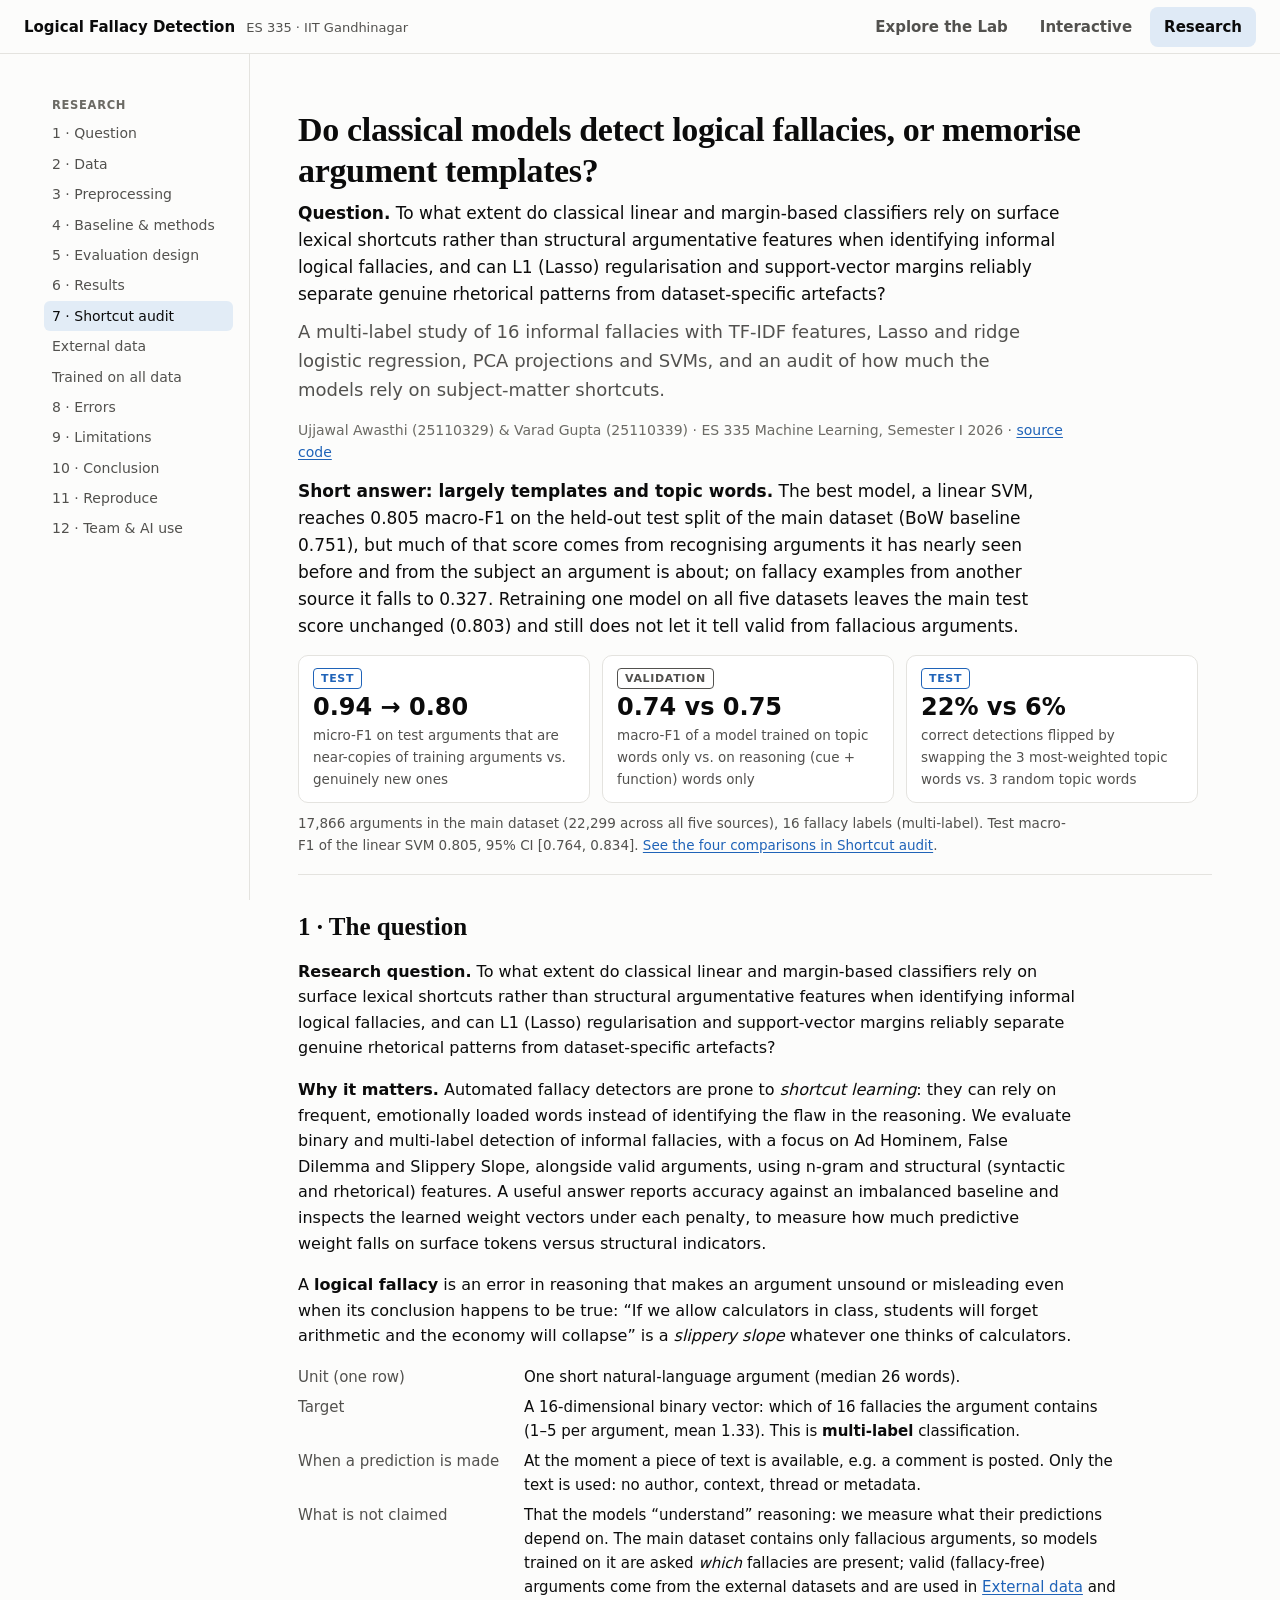
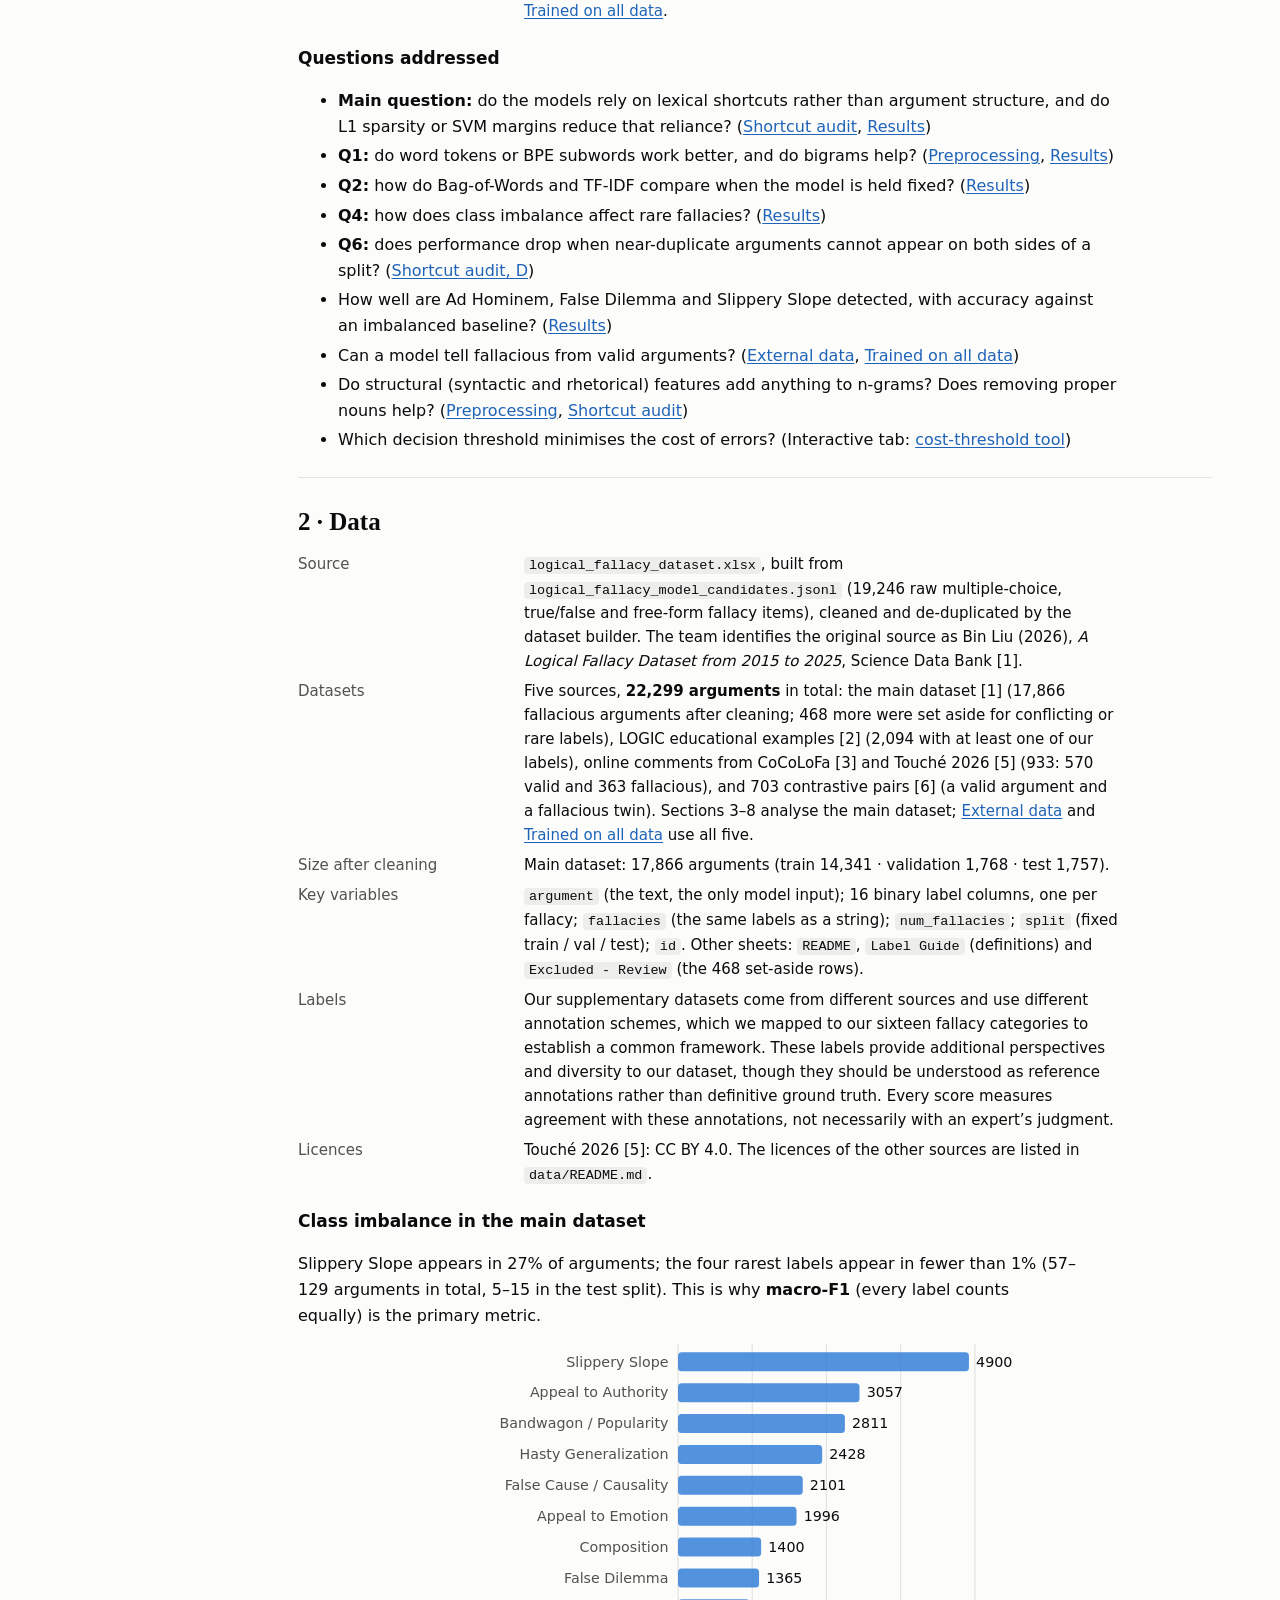
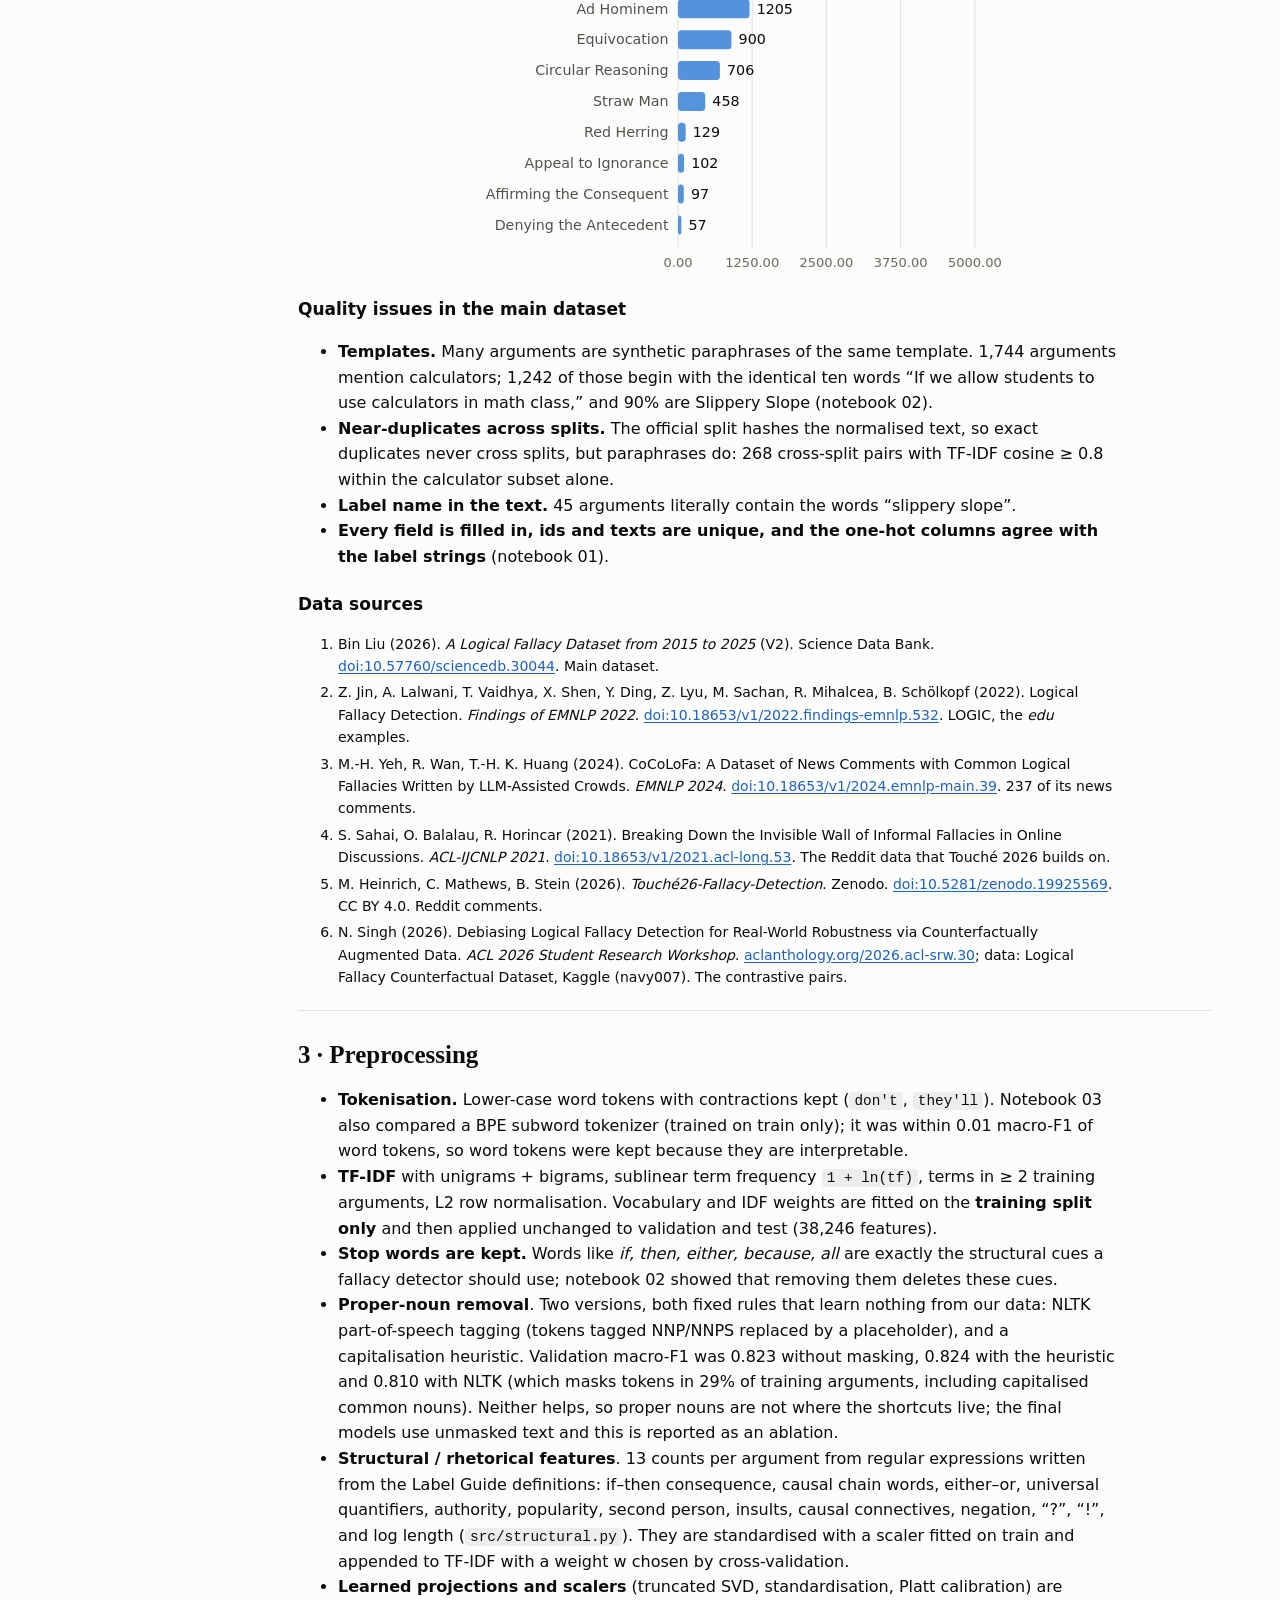
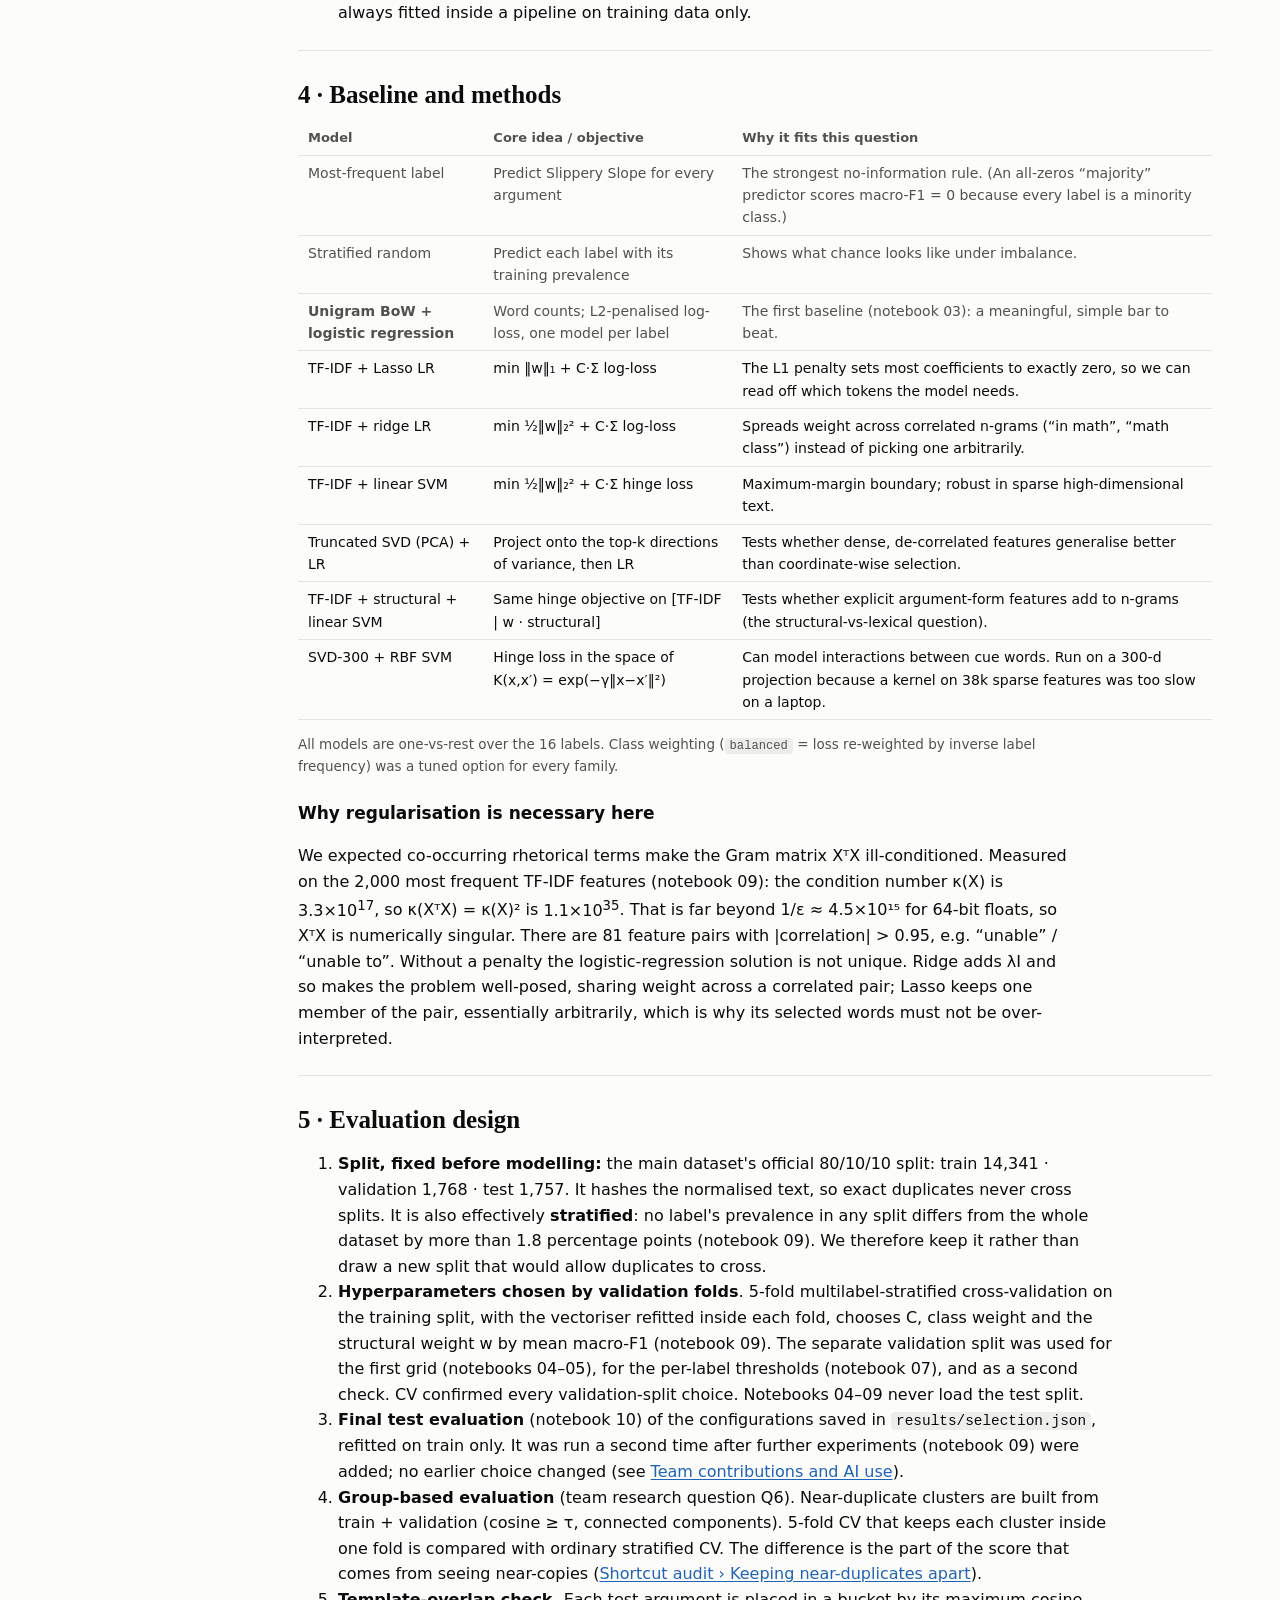
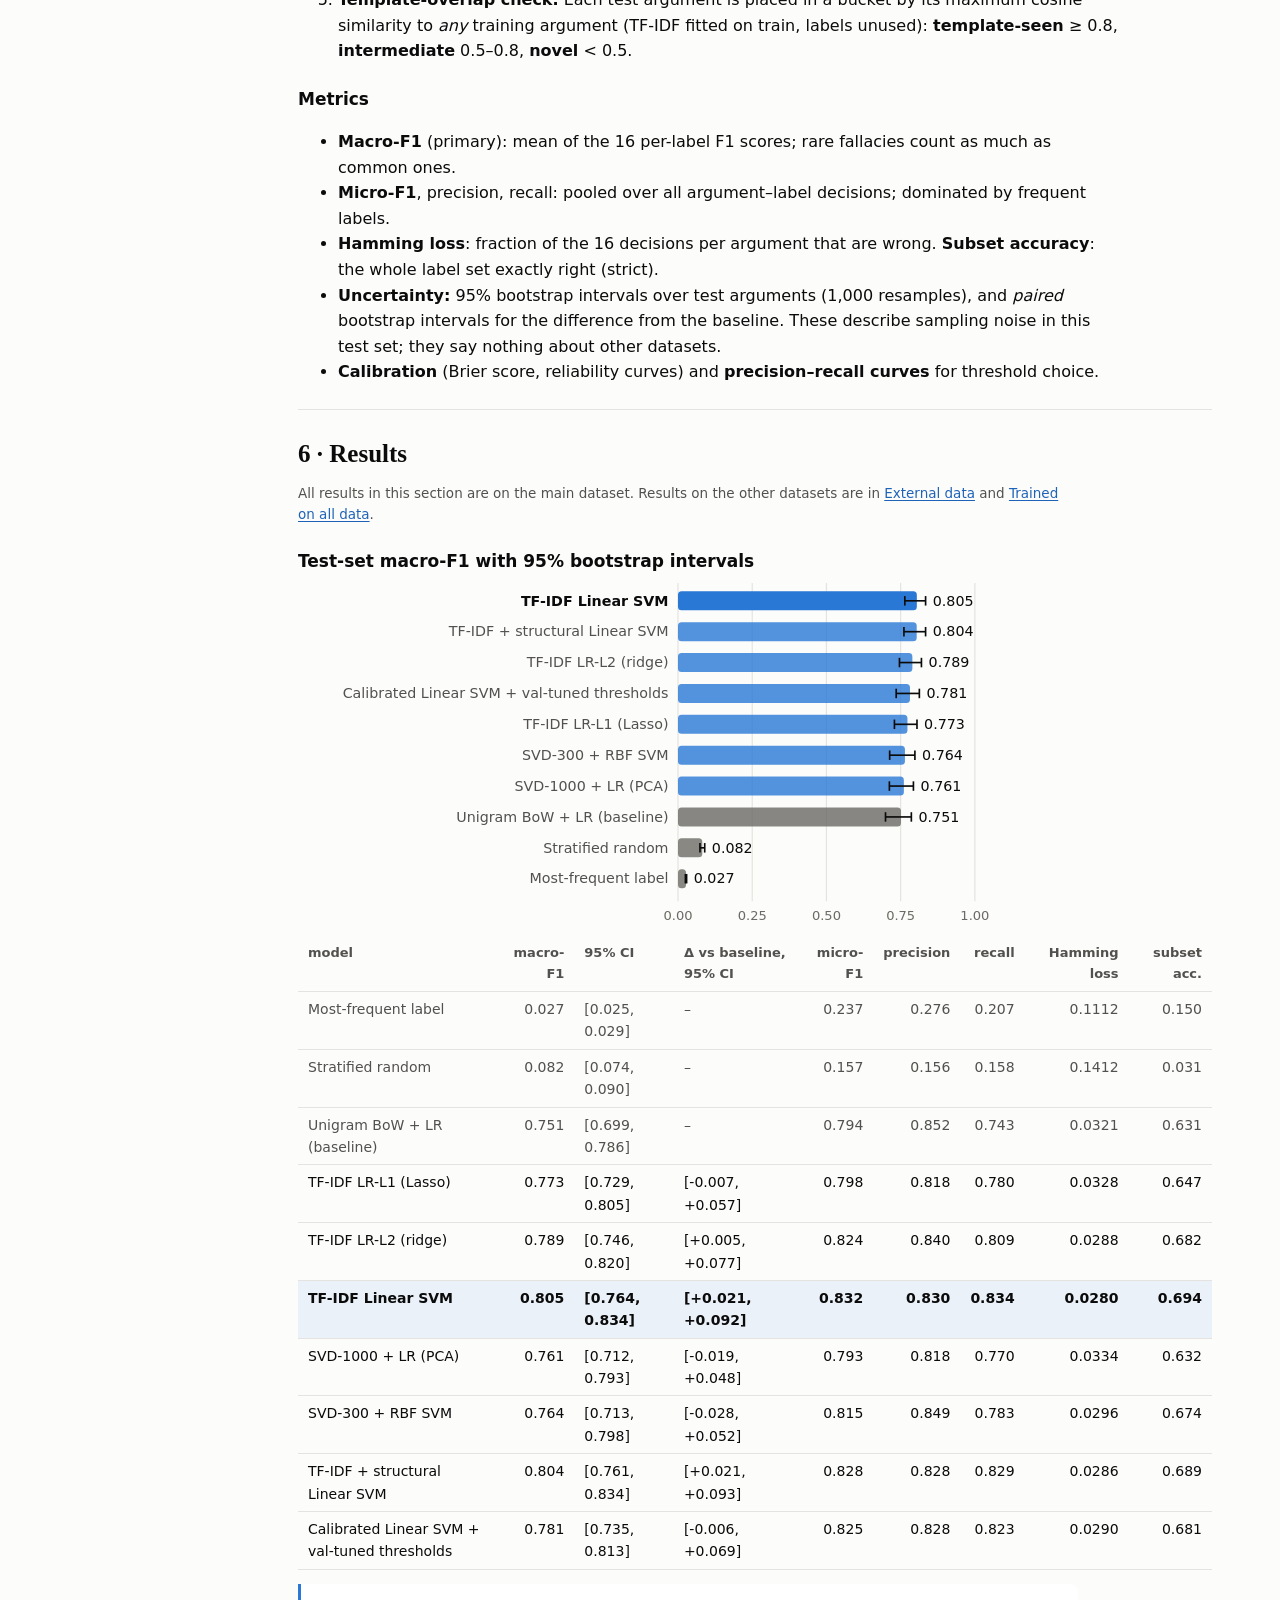
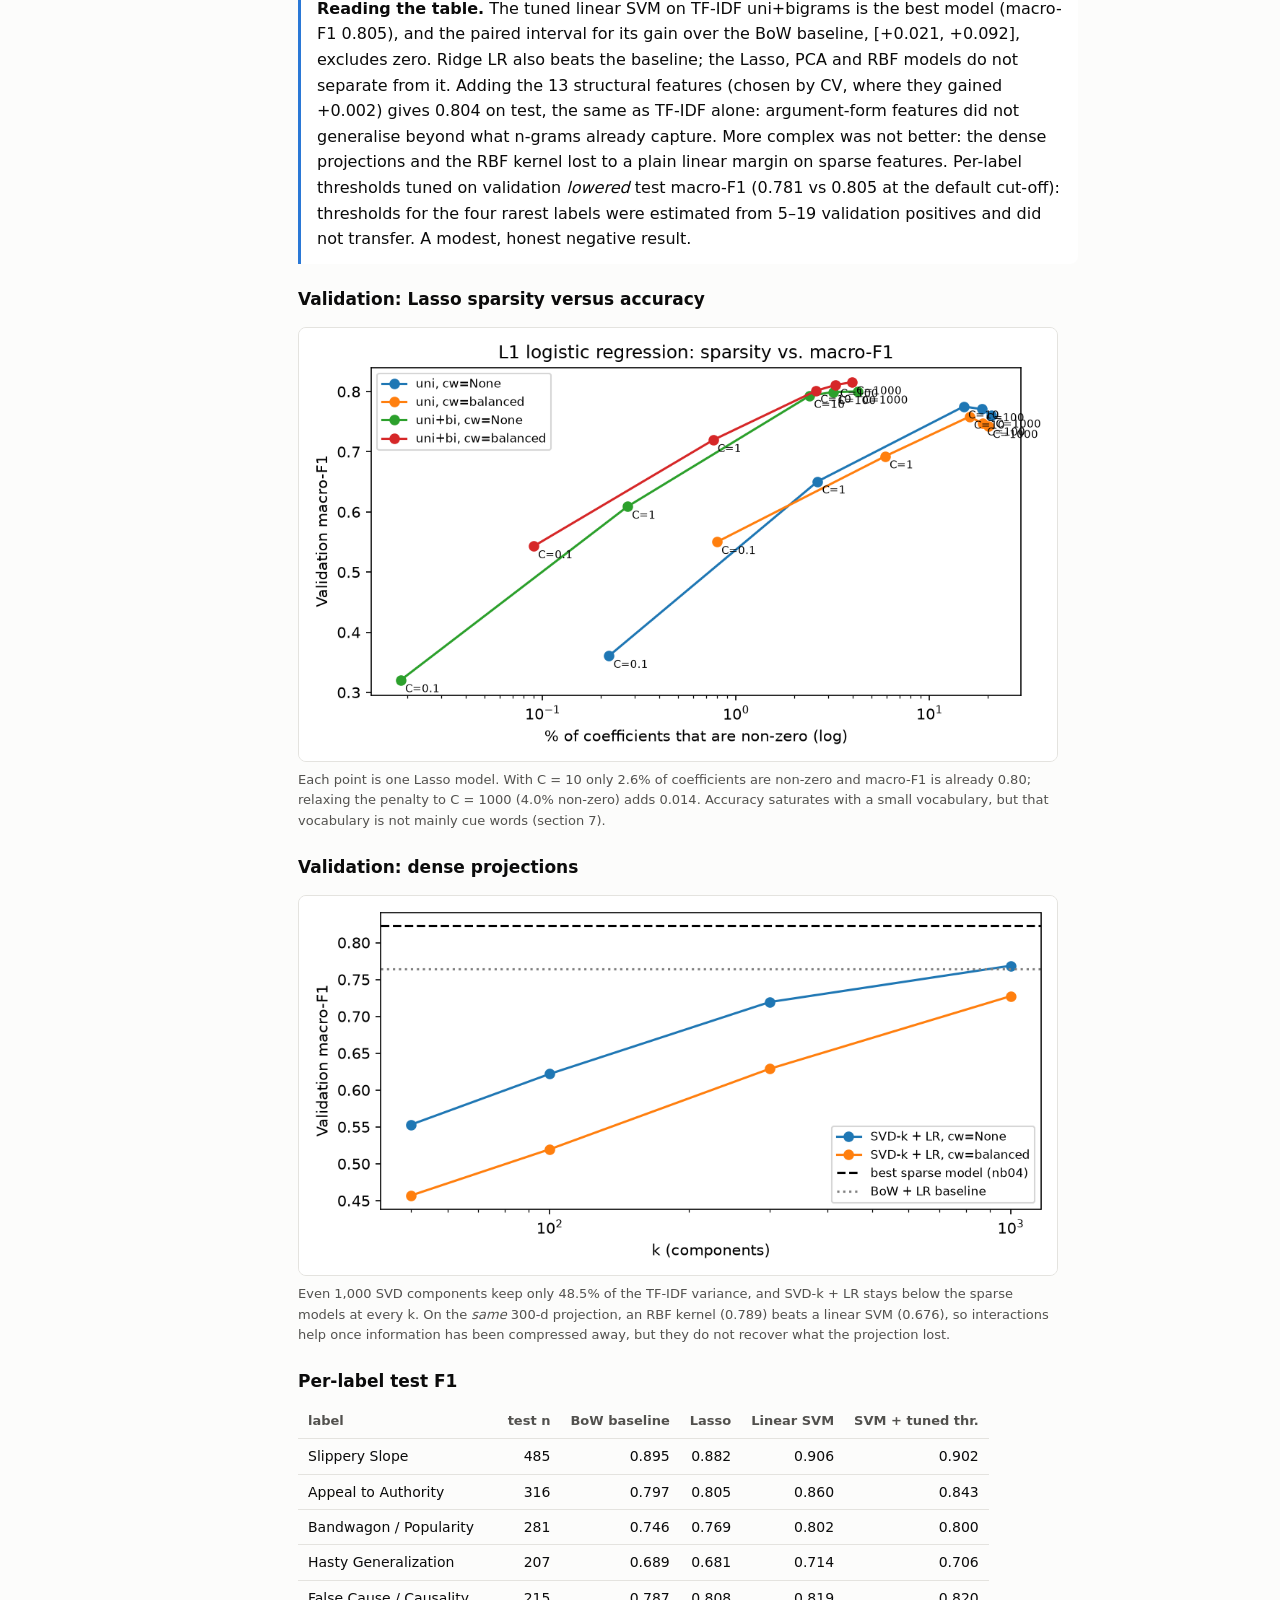
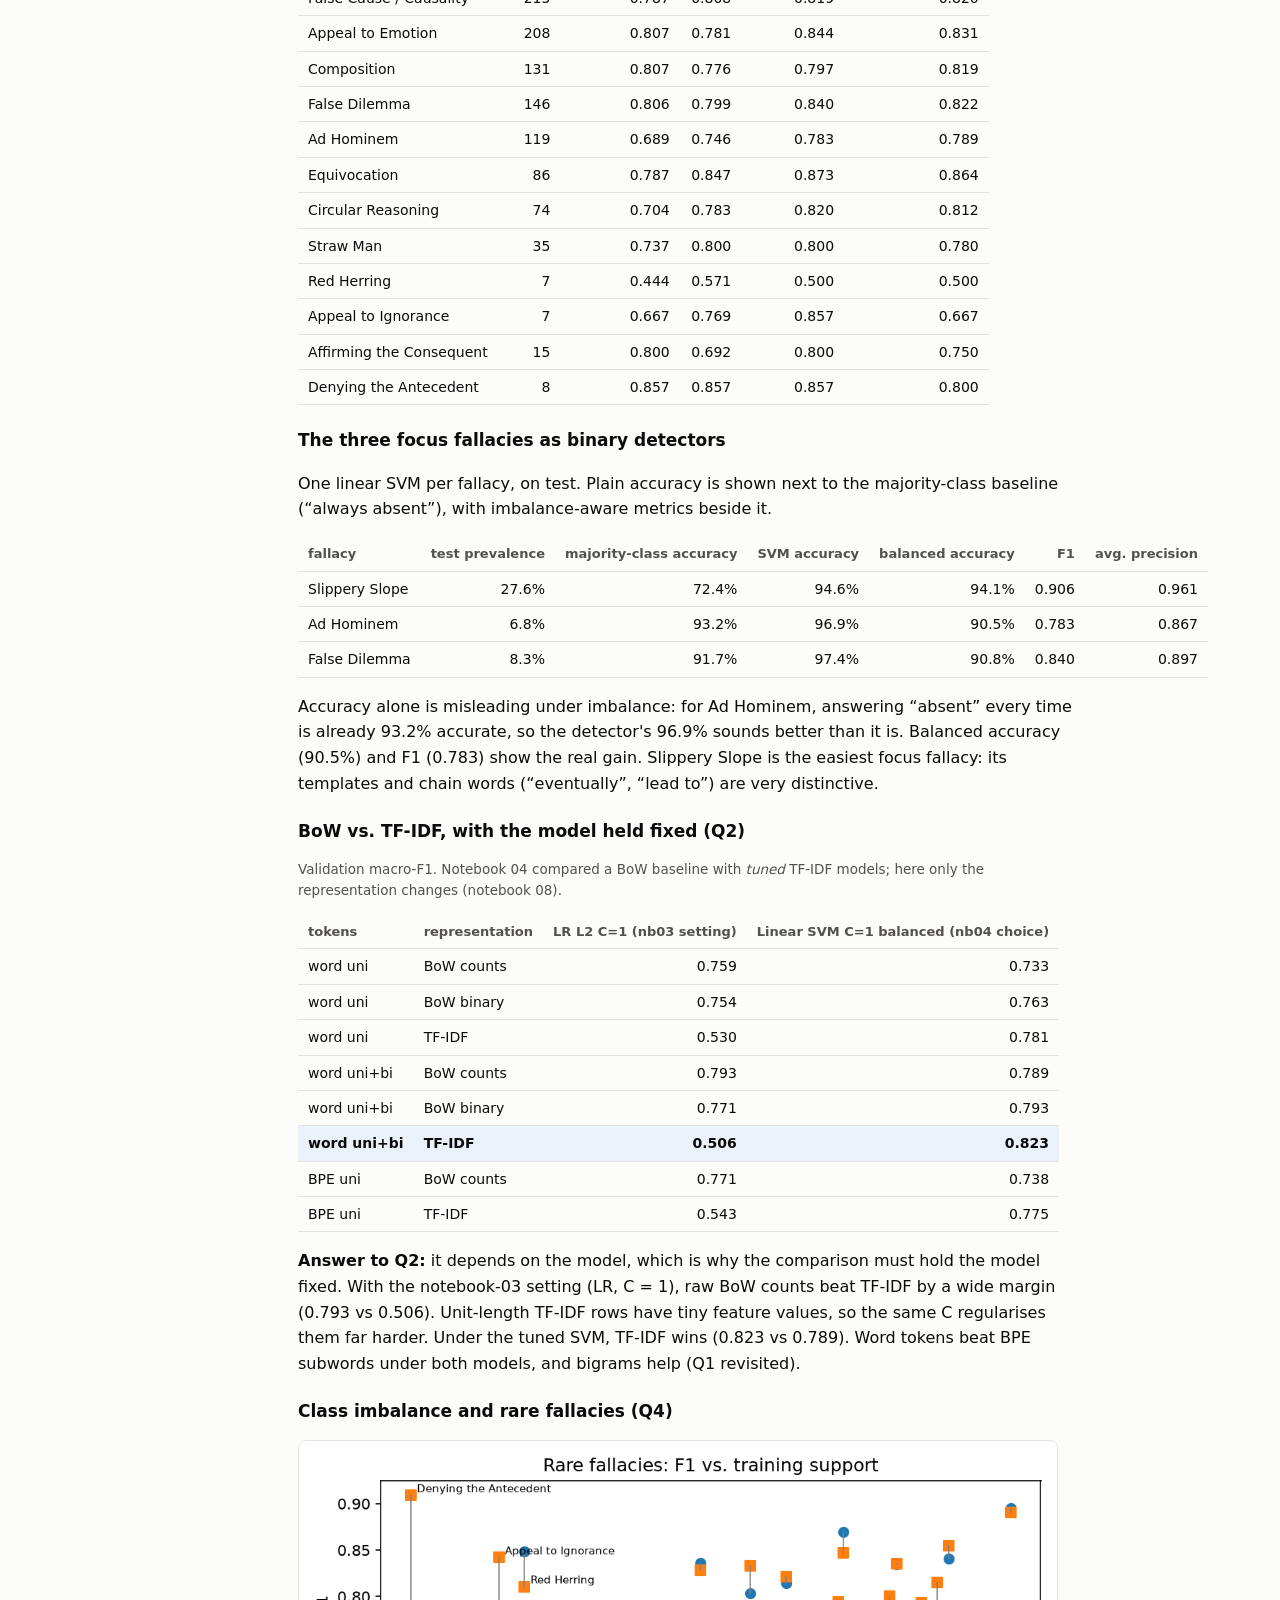
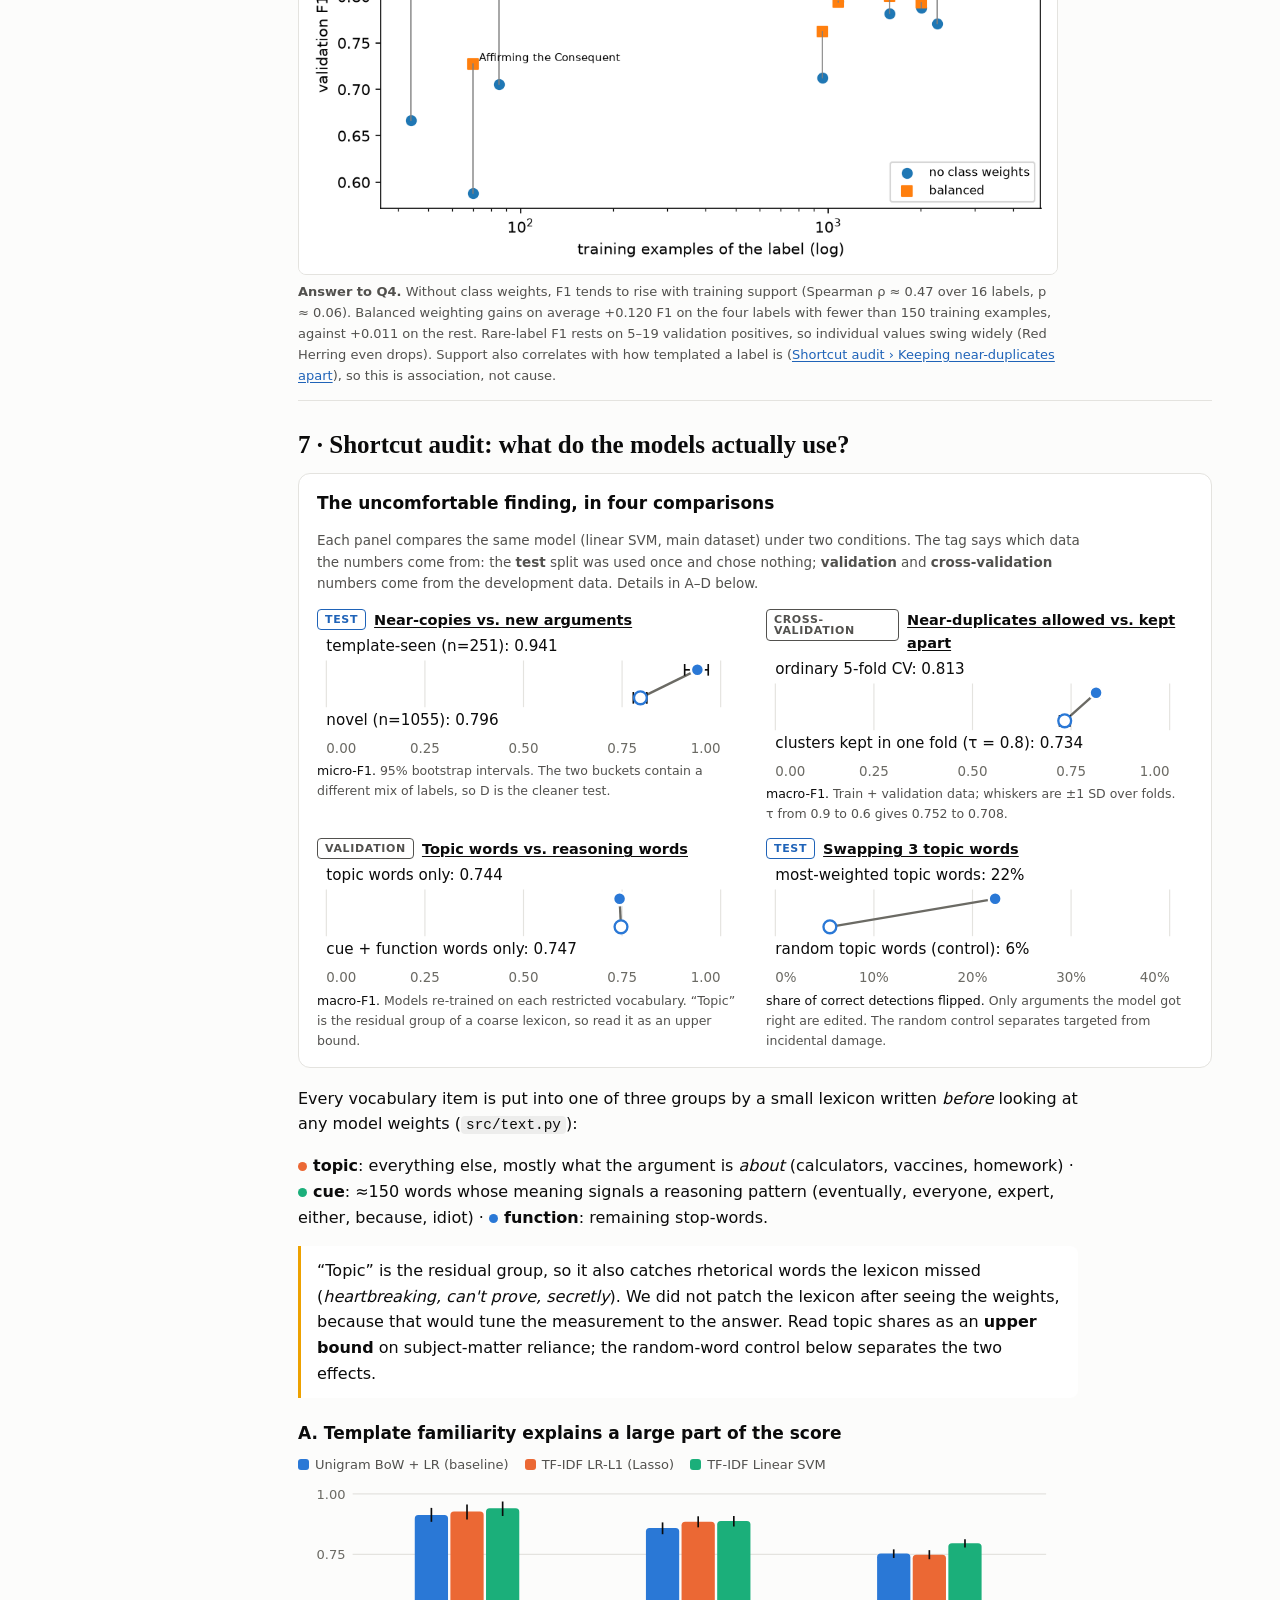
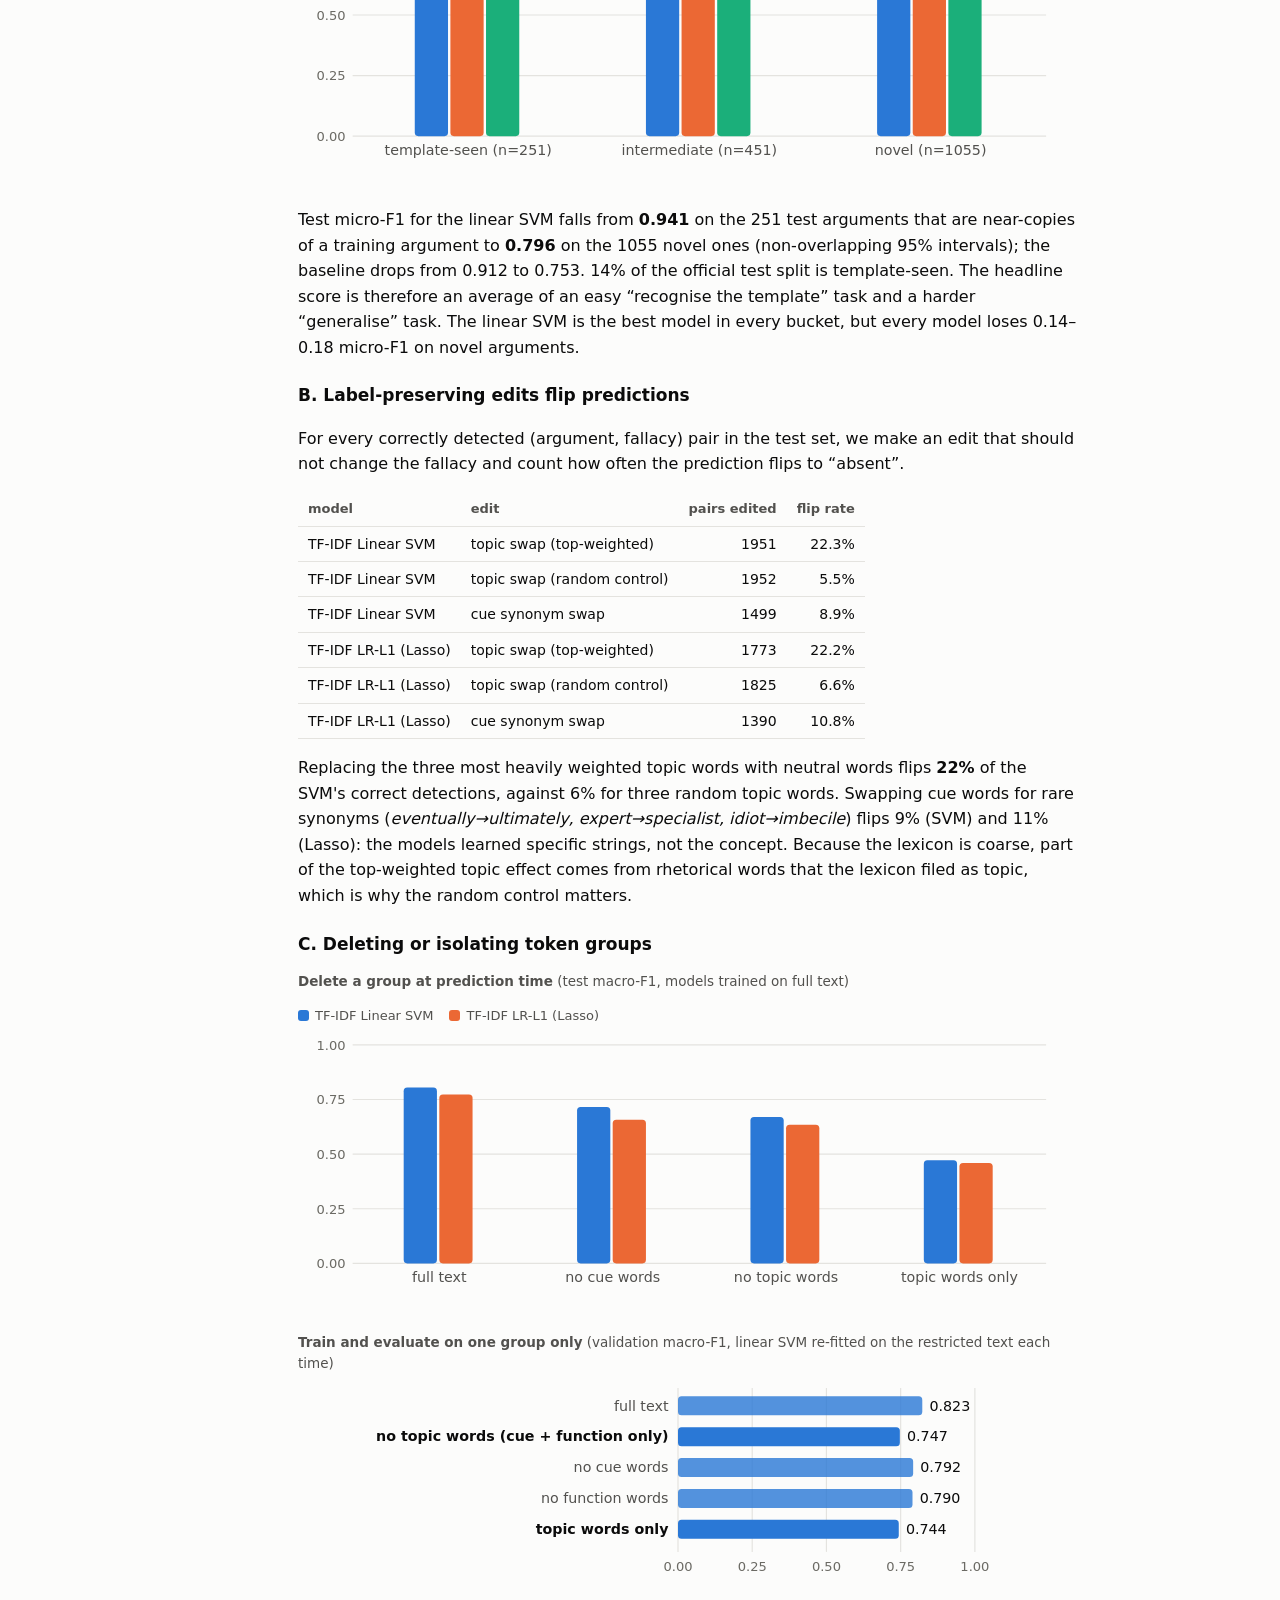
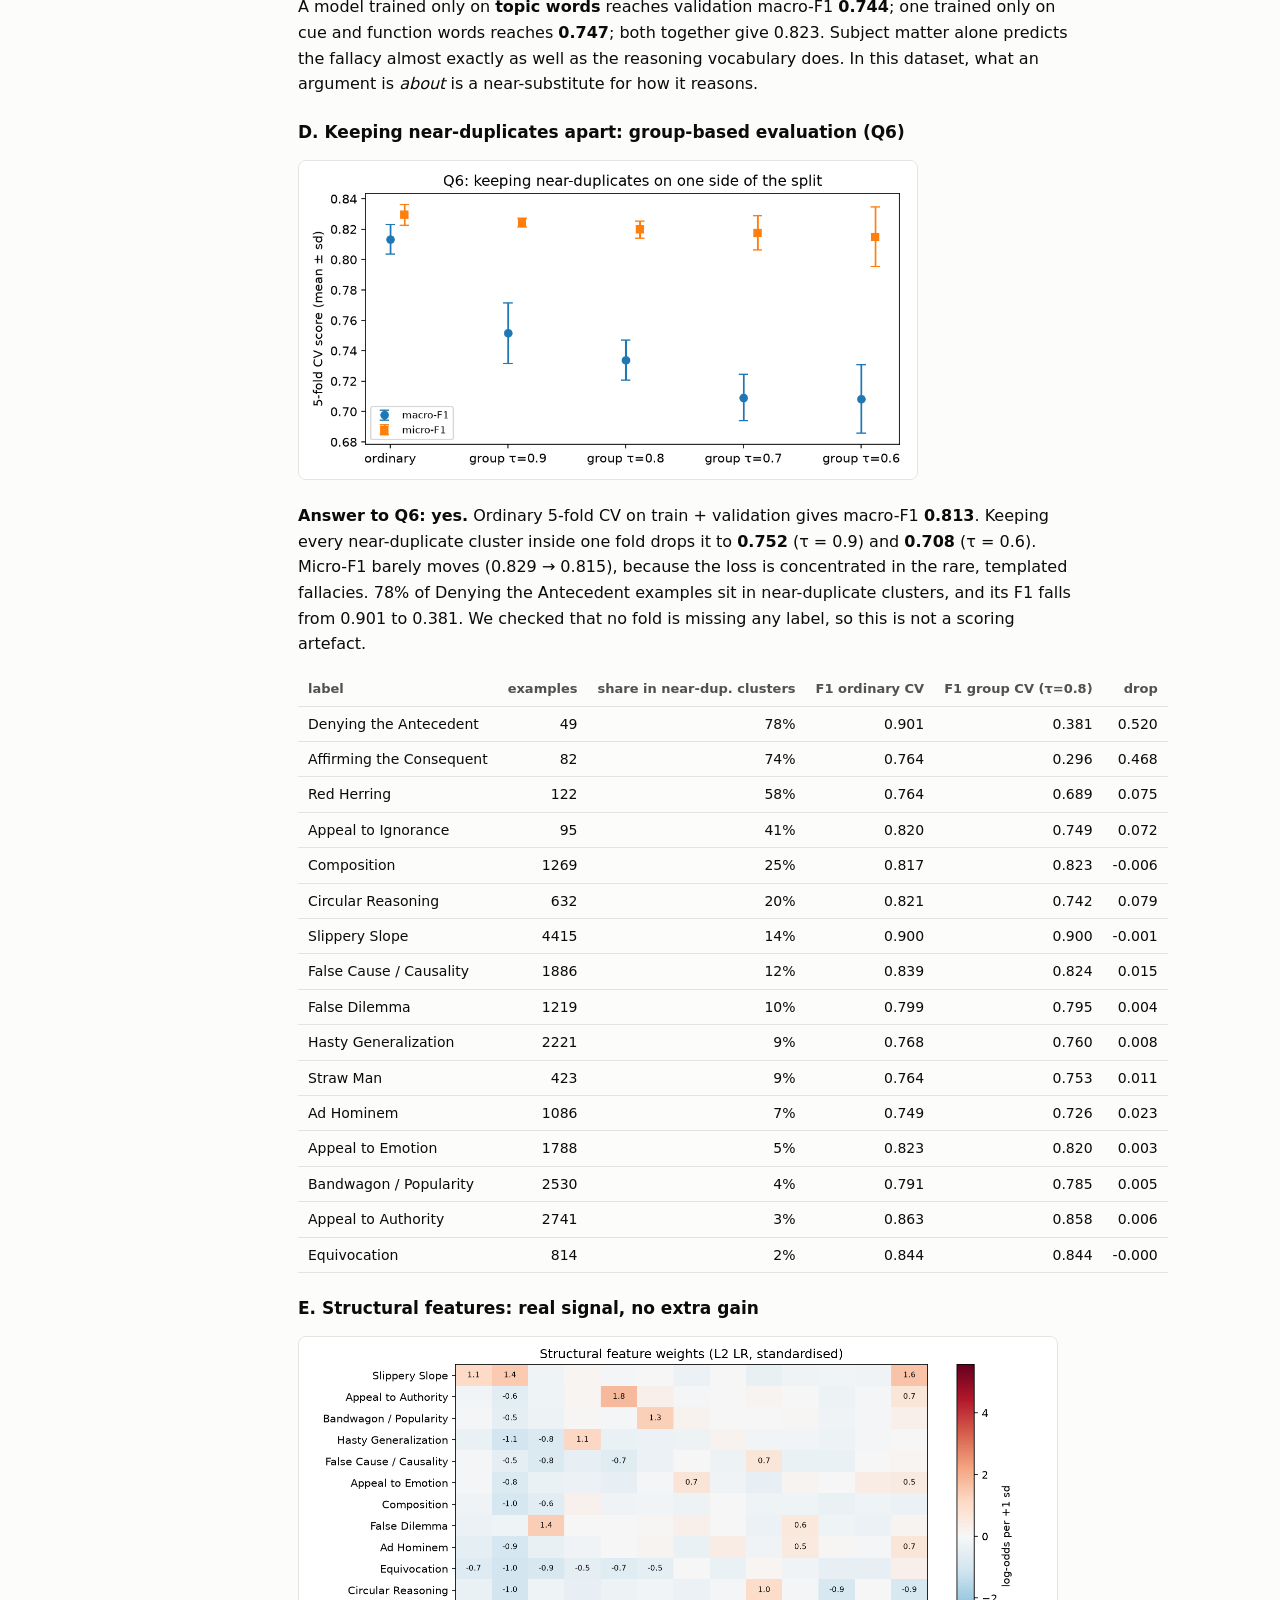
<file: website/research.html>
<!DOCTYPE html>
<html lang="en">
<head>
<meta charset="utf-8">
<meta name="viewport" content="width=device-width, initial-scale=1">
<title>Do classical models detect fallacies or memorise templates? · ES 335</title>
<meta name="description" content="Multi-label logical fallacy detection with TF-IDF, Lasso / ridge logistic regression, PCA and SVMs, and a shortcut-learning audit.">
<link rel="stylesheet" href="style.css">
</head>
<body>
<header class="topbar">
  <a class="tb-brand" href="index.html">Logical Fallacy Detection <span>ES 335 · IIT Gandhinagar</span></a>
  <div class="toplinks" role="navigation" aria-label="Site">
    <a href="index.html">Explore the Lab</a>
    <a href="research.html#interactive" data-pane="pane-interactive">Interactive</a>
    <a href="research.html#research" data-pane="pane-research">Research</a>
  </div>
</header>
<div class="layout">
<a class="skip" href="#main">Skip to content</a>
<nav aria-label="Sections">
  <div class="navbar">
    <button class="navtoggle" type="button" aria-expanded="false" aria-controls="navlinks">Contents</button>
  </div>
  <div class="navlinks" id="navlinks">
  <div class="navblock" data-pane="pane-interactive">
  <span class="navgroup">Interactive</span>
  <a href="#inspector" class="int">Shortcut inspector</a>
  <a href="#thresholds" class="int">Cost-threshold tool</a>
  </div>
  <div class="navblock" data-pane="pane-research">
  <span class="navgroup">Research</span>
  <a href="#question">1 · Question</a>
  <a href="#data">2 · Data</a>
  <a href="#preprocessing">3 · Preprocessing</a>
  <a href="#methods">4 · Baseline &amp; methods</a>
  <a href="#evaluation">5 · Evaluation design</a>
  <a href="#results">6 · Results</a>
  <a href="#shortcuts">7 · Shortcut audit</a>
  <a href="#external">External data</a>
  <a href="#combined">Trained on all data</a>
  <a href="#errors">8 · Errors</a>
  <a href="#limitations">9 · Limitations</a>
  <a href="#conclusion">10 · Conclusion</a>
  <a href="#reproduce">11 · Reproduce</a>
  <a href="#disclosure">12 · Team &amp; AI use</a>
  </div>
  </div>
</nav>

<main id="main">
<div class="pane" id="pane-interactive" role="tabpanel" aria-label="Interactive">
<p class="pane-intro">Two tools built on the project’s models. The <b>shortcut inspector</b> shows which words a prediction rests on; the <b>cost-threshold tool</b> shows what changes when a missed fallacy costs more, or less, than a false alarm. The full study is in the <a href="#question">Research</a> section.</p>
<section class="intro-tool" id="tool-inspector" aria-label="Shortcut inspector">
<!-- ======= interaction 1 (top of page) ======= -->
<div class="tool" id="inspector">
  <h2 style="margin-top:0">Try it: does the model read the reasoning or the topic?</h2>
  <p class="small">The word groups and the evidence behind them are explained in <a href="#shortcuts">Shortcut audit</a>.</p>
  <ol class="howto small">
    <li><b>Pick</b> a held-out argument: one from the main test split, or an online comment that is valid or fallacious. The list is grouped by what the inspector's model predicts. Or type your own below.</li>
    <li><b>Remove words</b>: click single words, or use the buttons to drop a whole group. Coloured underlines show the group: <span class="dot g-topic"></span>topic, <span class="dot g-cue"></span>cue, <span class="dot g-function"></span>function.<br><b>Topic</b> words say what the argument is about (calculators, vaccines, homework). <b>Cue</b> words signal a reasoning pattern (everyone, either, because, expert, eventually). <b>Function</b> words are the small grammar words that hold a sentence together (the, of, is, to, and).</li>
    <li><b>Read the bars</b>: each bar is one fallacy's probability under a Lasso model trained on all datasets (main, LOGIC and online comments; notebook 13). The black tick is the value before your edits and the dashed line is the 0.5 decision threshold; if no bar reaches it, the model predicts <b>no fallacy</b>. If removing only <i>topic</i> words makes the fallacy disappear, the model was relying on the subject, not the reasoning.</li>
  </ol>
  <div class="controls">
    <select id="ins-example" aria-label="Choose a test argument" style="width:100%;max-width:560px"></select>
    <label class="small">explain label <select id="ins-label" aria-label="Label to explain"></select></label>
  </div>
  <div class="own">
    <label class="small" for="ins-text"><b>Or type your own argument</b></label>
    <textarea id="ins-text" rows="3" maxlength="2000" placeholder="e.g. Everyone I know uses this app, so it must be the best one."></textarea>
    <button id="ins-own">Analyse my text</button>
  </div>
  <div class="controls">
    <button id="ins-drop-topic">Remove topic words</button>
    <button id="ins-drop-cue">Remove cue words</button>
    <button id="ins-drop-function">Remove function words</button>
    <button id="ins-reset">Reset</button>
  </div>
  <p class="small" id="ins-meta"></p>
  <p class="ins-verdict" id="ins-verdict" aria-live="polite"></p>
  <p class="ins-summary" id="ins-summary" aria-live="polite"></p>
  <div class="chips" id="ins-chips"></div>
  <div class="legend"><span><i style="background:var(--c-topic)"></i>topic</span><span><i style="background:var(--c-cue)"></i>cue</span><span><i style="background:var(--c-func)"></i>function</span><span><b>bold</b> = positive weight for the selected label</span></div>
  <div class="cols">
    <div><p class="small"><b>Predicted probabilities</b> (click a row to explain that label)</p><div id="ins-probs"></div></div>
    <div><p class="small"><b>Active non-zero Lasso coefficients</b> (largest contributions w·x)</p><div id="ins-coefs"></div></div>
  </div>
</div>
</section>
<section id="thresholds">
<h2>Choosing a decision threshold by cost</h2>
<p>A default cut-off of 0.5 implicitly assumes a missed fallacy costs as much as a false alarm. If a miss costs <i>r</i> times a false alarm, the cost-optimal rule for a <b>calibrated</b> probability is to flag the fallacy when p &gt; 1 / (1 + r). The best model (linear SVM) gives margins, not probabilities, so it was wrapped in Platt scaling fitted with 5-fold cross-validation <i>inside the training split</i>. Its validation Brier score is 0.021, versus 0.027 for the over-confident Lasso model.</p>
<figure class="figure"><img src="figures/reliability_val.png" alt="Reliability diagram on validation" loading="lazy" style="max-width:360px"></figure>
<div class="tool">
  <div class="controls">
    <label class="small">fallacy <select id="th-label" aria-label="Fallacy"></select></label>
    <label class="small">cost of a miss relative to a false alarm (log scale)
      <input type="range" id="th-ratio" min="-2" max="2" step="0.05" value="0" aria-label="log10 cost ratio"></label>
    <button id="th-half">r = 1 (p* = 0.5)</button>
    <button id="th-f1">validation F1-optimal threshold</button>
  </div>
  <p id="th-readout"></p>
  <div id="th-cm"></div>
  <div class="cols">
    <div><p class="small"><b>Precision–recall curve</b> (test) and current operating point</p><div id="th-pr"></div></div>
    <div><p class="small"><b>Expected cost per argument</b> (C<sub>FP</sub> = 1) as the cost ratio changes</p><div id="th-cost"></div></div>
  </div>
  <p class="small">Computed live from the calibrated SVM's test-set probabilities. The test split was not used to choose anything shown in this tool; it only displays the consequences of a threshold choice.</p>
</div>
<div class="callout" id="threshold-text"></div>
</section>
</div>
<div class="pane" id="pane-research" role="tabpanel" aria-label="Research" hidden>
<header class="hero">
  <h1>Do classical models detect logical fallacies, or memorise argument templates?</h1>
  <p class="rq"><b>Question.</b> To what extent do classical linear and margin-based classifiers rely on surface lexical shortcuts rather than structural argumentative features when identifying informal logical fallacies, and can L1 (Lasso) regularisation and support-vector margins reliably separate genuine rhetorical patterns from dataset-specific artefacts?</p>
  <p class="sub">A multi-label study of 16 informal fallacies with TF-IDF features, Lasso and ridge logistic regression, PCA projections and SVMs, and an audit of how much the models rely on subject-matter shortcuts.</p>
  <p class="byline">Ujjawal Awasthi (25110329) &amp; Varad Gupta (25110339) · ES 335 Machine Learning, Semester I 2026 · <a href="https://github.com/whats-grass/Logical_Fallacy_Detection">source code</a></p>
  <p class="answer" id="hero-answer"></p>
  <div class="findings" id="hero-findings"></div>
  <p class="small hero-note" id="hero-note"></p>
</header>

<!-- ===================================================== 1 -->
<section id="question">
<h2>1 · The question</h2>
<p><b>Research question.</b> To what extent do classical linear and margin-based classifiers rely on surface lexical shortcuts rather than structural argumentative features when identifying informal logical fallacies, and can L1 (Lasso) regularisation and support-vector margins reliably separate genuine rhetorical patterns from dataset-specific artefacts?</p>
<p><b>Why it matters.</b> Automated fallacy detectors are prone to <i>shortcut learning</i>: they can rely on frequent, emotionally loaded words instead of identifying the flaw in the reasoning. We evaluate binary and multi-label detection of informal fallacies, with a focus on Ad Hominem, False Dilemma and Slippery Slope, alongside valid arguments, using n-gram and structural (syntactic and rhetorical) features. A useful answer reports accuracy against an imbalanced baseline and inspects the learned weight vectors under each penalty, to measure how much predictive weight falls on surface tokens versus structural indicators.</p>
<p>A <b>logical fallacy</b> is an error in reasoning that makes an argument unsound or misleading even when its conclusion happens to be true: “If we allow calculators in class, students will forget arithmetic and the economy will collapse” is a <i>slippery slope</i> whatever one thinks of calculators.</p>
<dl class="kv">
  <dt>Unit (one row)</dt><dd>One short natural-language argument (median 26 words).</dd>
  <dt>Target</dt><dd>A 16-dimensional binary vector: which of 16 fallacies the argument contains (1–5 per argument, mean 1.33). This is <b>multi-label</b> classification.</dd>
  <dt>When a prediction is made</dt><dd>At the moment a piece of text is available, e.g. a comment is posted. Only the text is used: no author, context, thread or metadata.</dd>
  <dt>What is not claimed</dt><dd>That the models “understand” reasoning: we measure what their predictions depend on. The main dataset contains only fallacious arguments, so models trained on it are asked <i>which</i> fallacies are present; valid (fallacy-free) arguments come from the external datasets and are used in <a href="#external">External data</a> and <a href="#combined">Trained on all data</a>.</dd>
</dl>
<h3>Questions addressed</h3>
<ul class="questions">
  <li><b>Main question:</b> do the models rely on lexical shortcuts rather than argument structure, and do L1 sparsity or SVM margins reduce that reliance? (<a href="#shortcuts">Shortcut audit</a>, <a href="#results">Results</a>)</li>
  <li><b>Q1:</b> do word tokens or BPE subwords work better, and do bigrams help? (<a href="#preprocessing">Preprocessing</a>, <a href="#results">Results</a>)</li>
  <li><b>Q2:</b> how do Bag-of-Words and TF-IDF compare when the model is held fixed? (<a href="#results">Results</a>)</li>
  <li><b>Q4:</b> how does class imbalance affect rare fallacies? (<a href="#results">Results</a>)</li>
  <li><b>Q6:</b> does performance drop when near-duplicate arguments cannot appear on both sides of a split? (<a href="#sc-d">Shortcut audit, D</a>)</li>
  <li>How well are Ad Hominem, False Dilemma and Slippery Slope detected, with accuracy against an imbalanced baseline? (<a href="#results">Results</a>)</li>
  <li>Can a model tell fallacious from valid arguments? (<a href="#external">External data</a>, <a href="#combined">Trained on all data</a>)</li>
  <li>Do structural (syntactic and rhetorical) features add anything to n-grams? Does removing proper nouns help? (<a href="#preprocessing">Preprocessing</a>, <a href="#shortcuts">Shortcut audit</a>)</li>
  <li>Which decision threshold minimises the cost of errors? (Interactive tab: <a href="#thresholds">cost-threshold tool</a>)</li>
</ul>
</section>

<!-- ===================================================== 2 -->
<section id="data">
<h2>2 · Data</h2>
<dl class="kv">
  <dt>Source</dt><dd><code>logical_fallacy_dataset.xlsx</code>, built from <code>logical_fallacy_model_candidates.jsonl</code> (19,246 raw multiple-choice, true/false and free-form fallacy items), cleaned and de-duplicated by the dataset builder. The team identifies the original source as Bin Liu (2026), <i>A Logical Fallacy Dataset from 2015 to 2025</i>, Science Data Bank [1].</dd>
  <dt>Datasets</dt><dd>Five sources, <b>22,299 arguments</b> in total: the main dataset [1] (17,866 fallacious arguments after cleaning; 468 more were set aside for conflicting or rare labels), LOGIC educational examples [2] (2,094 with at least one of our labels), online comments from CoCoLoFa [3] and Touché 2026 [5] (933: 570 valid and 363 fallacious), and 703 contrastive pairs [6] (a valid argument and a fallacious twin). Sections 3–8 analyse the main dataset; <a href="#external">External data</a> and <a href="#combined">Trained on all data</a> use all five.</dd>
  <dt>Size after cleaning</dt><dd>Main dataset: 17,866 arguments (train 14,341 · validation 1,768 · test 1,757).</dd>
  <dt>Key variables</dt><dd><code>argument</code> (the text, the only model input); 16 binary label columns, one per fallacy; <code>fallacies</code> (the same labels as a string); <code>num_fallacies</code>; <code>split</code> (fixed train / val / test); <code>id</code>. Other sheets: <code>README</code>, <code>Label Guide</code> (definitions) and <code>Excluded - Review</code> (the 468 set-aside rows).</dd>
  <dt>Labels</dt><dd>Our supplementary datasets come from different sources and use different annotation schemes, which we mapped to our sixteen fallacy categories to establish a common framework. These labels provide additional perspectives and diversity to our dataset, though they should be understood as reference annotations rather than definitive ground truth. Every score measures agreement with these annotations, not necessarily with an expert’s judgment.</dd>

  <dt>Licences</dt><dd>Touché 2026 [5]: CC BY 4.0. The licences of the other sources are listed in <code>data/README.md</code>.</dd>
</dl>
<h3>Class imbalance in the main dataset</h3>
<p>Slippery Slope appears in 27% of arguments; the four rarest labels appear in fewer than 1% (57–129 arguments in total, 5–15 in the test split). This is why <b>macro-F1</b> (every label counts equally) is the primary metric.</p>
<div id="chart-labels"></div>
<h3>Quality issues in the main dataset</h3>
<ul>
  <li><b>Templates.</b> Many arguments are synthetic paraphrases of the same template. 1,744 arguments mention calculators; 1,242 of those begin with the identical ten words “If we allow students to use calculators in math class,” and 90% are Slippery Slope (notebook 02).</li>
  <li><b>Near-duplicates across splits.</b> The official split hashes the normalised text, so exact duplicates never cross splits, but paraphrases do: 268 cross-split pairs with TF-IDF cosine ≥ 0.8 within the calculator subset alone.</li>
  <li><b>Label name in the text.</b> 45 arguments literally contain the words “slippery slope”.</li>
  <li><b>Every field is filled in, ids and texts are unique, and the one-hot columns agree with the label strings</b> (notebook 01).</li>
</ul>
<h3>Data sources</h3>
<ol class="refs">
  <li>Bin Liu (2026). <i>A Logical Fallacy Dataset from 2015 to 2025</i> (V2). Science Data Bank. <a href="https://doi.org/10.57760/sciencedb.30044">doi:10.57760/sciencedb.30044</a>. Main dataset.</li>
  <li>Z. Jin, A. Lalwani, T. Vaidhya, X. Shen, Y. Ding, Z. Lyu, M. Sachan, R. Mihalcea, B. Schölkopf (2022). Logical Fallacy Detection. <i>Findings of EMNLP 2022</i>. <a href="https://doi.org/10.18653/v1/2022.findings-emnlp.532">doi:10.18653/v1/2022.findings-emnlp.532</a>. LOGIC, the <i>edu</i> examples.</li>
  <li>M.-H. Yeh, R. Wan, T.-H. K. Huang (2024). CoCoLoFa: A Dataset of News Comments with Common Logical Fallacies Written by LLM-Assisted Crowds. <i>EMNLP 2024</i>. <a href="https://doi.org/10.18653/v1/2024.emnlp-main.39">doi:10.18653/v1/2024.emnlp-main.39</a>. 237 of its news comments.</li>
  <li>S. Sahai, O. Balalau, R. Horincar (2021). Breaking Down the Invisible Wall of Informal Fallacies in Online Discussions. <i>ACL-IJCNLP 2021</i>. <a href="https://doi.org/10.18653/v1/2021.acl-long.53">doi:10.18653/v1/2021.acl-long.53</a>. The Reddit data that Touché 2026 builds on.</li>
  <li>M. Heinrich, C. Mathews, B. Stein (2026). <i>Touché26-Fallacy-Detection</i>. Zenodo. <a href="https://doi.org/10.5281/zenodo.19925569">doi:10.5281/zenodo.19925569</a>. CC BY 4.0. Reddit comments.</li>
  <li>N. Singh (2026). Debiasing Logical Fallacy Detection for Real-World Robustness via Counterfactually Augmented Data. <i>ACL 2026 Student Research Workshop</i>. <a href="https://aclanthology.org/2026.acl-srw.30/">aclanthology.org/2026.acl-srw.30</a>; data: Logical Fallacy Counterfactual Dataset, Kaggle (navy007). The contrastive pairs.</li>
</ol>
</section>

<!-- ===================================================== 3 -->
<section id="preprocessing">
<h2>3 · Preprocessing</h2>
<ul>
  <li><b>Tokenisation.</b> Lower-case word tokens with contractions kept (<code>don't</code>, <code>they'll</code>). Notebook 03 also compared a BPE subword tokenizer (trained on train only); it was within 0.01 macro-F1 of word tokens, so word tokens were kept because they are interpretable.</li>
  <li><b>TF-IDF</b> with unigrams + bigrams, sublinear term frequency <code>1 + ln(tf)</code>, terms in ≥ 2 training arguments, L2 row normalisation. Vocabulary and IDF weights are fitted on the <b>training split only</b> and then applied unchanged to validation and test (38,246 features).</li>
  <li><b>Stop words are kept.</b> Words like <i>if, then, either, because, all</i> are exactly the structural cues a fallacy detector should use; notebook 02 showed that removing them deletes these cues.</li>
  <li><b>Proper-noun removal</b>. Two versions, both fixed rules that learn nothing from our data: NLTK part-of-speech tagging (tokens tagged NNP/NNPS replaced by a placeholder), and a capitalisation heuristic. Validation macro-F1 <span data-k="nnp"></span>. Neither helps, so proper nouns are not where the shortcuts live; the final models use unmasked text and this is reported as an ablation.</li>
  <li><b>Structural / rhetorical features</b>. 13 counts per argument from regular expressions written from the Label Guide definitions: if–then consequence, causal chain words, either–or, universal quantifiers, authority, popularity, second person, insults, causal connectives, negation, “?”, “!”, and log length (<code>src/structural.py</code>). They are standardised with a scaler fitted on train and appended to TF-IDF with a weight w chosen by cross-validation.</li>
  <li><b>Learned projections and scalers</b> (truncated SVD, standardisation, Platt calibration) are always fitted inside a pipeline on training data only.</li>
</ul>
</section>

<!-- ===================================================== 4 -->
<section id="methods">
<h2>4 · Baseline and methods</h2>
<div class="tablewrap"><table>
<thead><tr><th>Model</th><th>Core idea / objective</th><th>Why it fits this question</th></tr></thead>
<tbody>
<tr class="base"><td>Most-frequent label</td><td>Predict Slippery Slope for every argument</td><td>The strongest no-information rule. (An all-zeros “majority” predictor scores macro-F1 = 0 because every label is a minority class.)</td></tr>
<tr class="base"><td>Stratified random</td><td>Predict each label with its training prevalence</td><td>Shows what chance looks like under imbalance.</td></tr>
<tr class="base"><td><b>Unigram BoW + logistic regression</b></td><td>Word counts; L2-penalised log-loss, one model per label</td><td>The first baseline (notebook 03): a meaningful, simple bar to beat.</td></tr>
<tr><td>TF-IDF + Lasso LR</td><td>min ‖w‖₁ + C·Σ log-loss</td><td>The L1 penalty sets most coefficients to exactly zero, so we can read off which tokens the model needs.</td></tr>
<tr><td>TF-IDF + ridge LR</td><td>min ½‖w‖₂² + C·Σ log-loss</td><td>Spreads weight across correlated n-grams (“in math”, “math class”) instead of picking one arbitrarily.</td></tr>
<tr><td>TF-IDF + linear SVM</td><td>min ½‖w‖₂² + C·Σ hinge loss</td><td>Maximum-margin boundary; robust in sparse high-dimensional text.</td></tr>
<tr><td>Truncated SVD (PCA) + LR</td><td>Project onto the top-k directions of variance, then LR</td><td>Tests whether dense, de-correlated features generalise better than coordinate-wise selection.</td></tr>
<tr><td>TF-IDF + structural + linear SVM</td><td>Same hinge objective on [TF-IDF | w · structural]</td><td>Tests whether explicit argument-form features add to n-grams (the structural-vs-lexical question).</td></tr>
<tr><td>SVD-300 + RBF SVM</td><td>Hinge loss in the space of K(x,x′) = exp(−γ‖x−x′‖²)</td><td>Can model interactions between cue words. Run on a 300-d projection because a kernel on 38k sparse features was too slow on a laptop.</td></tr>
</tbody></table></div>
<p class="small">All models are one-vs-rest over the 16 labels. Class weighting (<code>balanced</code> = loss re-weighted by inverse label frequency) was a tuned option for every family.</p>
<h3>Why regularisation is necessary here</h3>
<p>We expected co-occurring rhetorical terms make the Gram matrix XᵀX ill-conditioned. Measured on the 2,000 most frequent TF-IDF features (notebook 09): the condition number κ(X) is <span data-k="kappa"></span>, so κ(XᵀX) = κ(X)² is <span data-k="kappa2"></span>. That is far beyond 1/ε ≈ 4.5×10¹⁵ for 64-bit floats, so XᵀX is numerically singular. There are <span data-k="corrpairs"></span> feature pairs with |correlation| &gt; 0.95, e.g. “unable” / “unable to”. Without a penalty the logistic-regression solution is not unique. Ridge adds λI and so makes the problem well-posed, sharing weight across a correlated pair; Lasso keeps one member of the pair, essentially arbitrarily, which is why its selected words must not be over-interpreted.</p>
</section>

<!-- ===================================================== 5 -->
<section id="evaluation">
<h2>5 · Evaluation design</h2>
<ol>
  <li><b>Split, fixed before modelling:</b> the main dataset's official 80/10/10 split: train 14,341 · validation 1,768 · test 1,757. It hashes the normalised text, so exact duplicates never cross splits. It is also effectively <b>stratified</b>: no label's prevalence in any split differs from the whole dataset by more than <span data-k="prevgap"></span> percentage points (notebook 09). We therefore keep it rather than draw a new split that would allow duplicates to cross.</li>
  <li><b>Hyperparameters chosen by validation folds</b>. 5-fold multilabel-stratified cross-validation on the training split, with the vectoriser refitted inside each fold, chooses C, class weight and the structural weight w by mean macro-F1 (notebook 09). The separate validation split was used for the first grid (notebooks 04–05), for the per-label thresholds (notebook 07), and as a second check. CV confirmed every validation-split choice. Notebooks 04–09 never load the test split.</li>
  <li><b>Final test evaluation</b> (notebook 10) of the configurations saved in <code>results/selection.json</code>, refitted on train only. It was run a second time after further experiments (notebook 09) were added; no earlier choice changed (see §12).</li>
  <li><b>Group-based evaluation</b> (team research question Q6). Near-duplicate clusters are built from train + validation (cosine ≥ τ, connected components). 5-fold CV that keeps each cluster inside one fold is compared with ordinary stratified CV. The difference is the part of the score that comes from seeing near-copies (§7D).</li>
  <li><b>Template-overlap check.</b> Each test argument is placed in a bucket by its maximum cosine similarity to <i>any</i> training argument (TF-IDF fitted on train, labels unused): <b>template-seen</b> ≥ 0.8, <b>intermediate</b> 0.5–0.8, <b>novel</b> &lt; 0.5.</li>
</ol>
<h3>Metrics</h3>
<ul>
  <li><b>Macro-F1</b> (primary): mean of the 16 per-label F1 scores; rare fallacies count as much as common ones.</li>
  <li><b>Micro-F1</b>, precision, recall: pooled over all argument–label decisions; dominated by frequent labels.</li>
  <li><b>Hamming loss</b>: fraction of the 16 decisions per argument that are wrong. <b>Subset accuracy</b>: the whole label set exactly right (strict).</li>
  <li><b>Uncertainty:</b> 95% bootstrap intervals over test arguments (1,000 resamples), and <i>paired</i> bootstrap intervals for the difference from the baseline. These describe sampling noise in this test set; they say nothing about other datasets.</li>
  <li><b>Calibration</b> (Brier score, reliability curves) and <b>precision–recall curves</b> for threshold choice.</li>
</ul>
</section>

<!-- ===================================================== 6 -->
<section id="results">
<h2>6 · Results</h2>
<p class="small">All results in this section are on the main dataset. Results on the other datasets are in <a href="#external">External data</a> and <a href="#combined">Trained on all data</a>.</p>
<h3>Test-set macro-F1 with 95% bootstrap intervals</h3>
<div id="chart-test"></div>
<div id="table-test"></div>
<div class="callout" id="results-reading"></div>

<h3>Validation: Lasso sparsity versus accuracy</h3>
<figure class="figure"><img src="figures/l1_sparsity_path.png" alt="Validation macro-F1 against percentage of non-zero Lasso coefficients for different C values" loading="lazy">
<figcaption>Each point is one Lasso model. With C = 10 only 2.6% of coefficients are non-zero and macro-F1 is already 0.80; relaxing the penalty to C = 1000 (4.0% non-zero) adds 0.014. Accuracy saturates with a small vocabulary, but that vocabulary is not mainly cue words (section 7).</figcaption></figure>

<h3>Validation: dense projections</h3>
<figure class="figure"><img src="figures/svd_k_vs_f1.png" alt="Validation macro-F1 against number of SVD components" loading="lazy">
<figcaption>Even 1,000 SVD components keep only 48.5% of the TF-IDF variance, and SVD-k + LR stays below the sparse models at every k. On the <i>same</i> 300-d projection, an RBF kernel (0.789) beats a linear SVM (0.676), so interactions help once information has been compressed away, but they do not recover what the projection lost.</figcaption></figure>

<h3>Per-label test F1</h3>
<div id="table-perclass"></div>

<h3>The three focus fallacies as binary detectors</h3>
<p>One linear SVM per fallacy, on test. Plain accuracy is shown next to the majority-class baseline (“always absent”), with imbalance-aware metrics beside it.</p>
<div id="table-focus"></div>
<p id="focus-text"></p>

<h3>BoW vs. TF-IDF, with the model held fixed (Q2)</h3>
<p class="small">Validation macro-F1. Notebook 04 compared a BoW baseline with <i>tuned</i> TF-IDF models; here only the representation changes (notebook 08).</p>
<div id="table-q2"></div>
<p id="q2-text"></p>

<h3>Class imbalance and rare fallacies (Q4)</h3>
<figure class="figure"><img src="figures/q4_imbalance.png" alt="Validation F1 against training support per label, with and without class weighting" loading="lazy">
<figcaption id="q4-text"></figcaption></figure>
</section>

<!-- ===================================================== 7 -->
<section id="shortcuts">
<h2>7 · Shortcut audit: what do the models actually use?</h2>
<div class="summary-panel" id="shortcut-summary">
  <h3>The uncomfortable finding, in four comparisons</h3>
  <p class="small">Each panel compares the same model (linear SVM, main dataset) under two conditions. The tag says which data the numbers come from: the <b>test</b> split was used once and chose nothing; <b>validation</b> and <b>cross-validation</b> numbers come from the development data. Details in A–D below.</p>
  <div class="dumbbells" id="summary-dumbbells"></div>
</div>
<p>Every vocabulary item is put into one of three groups by a small lexicon written <i>before</i> looking at any model weights (<code>src/text.py</code>):</p>
<p><span class="dot g-topic"></span><b>topic</b>: everything else, mostly what the argument is <i>about</i> (calculators, vaccines, homework) · <span class="dot g-cue"></span><b>cue</b>: ≈150 words whose meaning signals a reasoning pattern (eventually, everyone, expert, either, because, idiot) · <span class="dot g-function"></span><b>function</b>: remaining stop-words.</p>
<div class="callout warn">“Topic” is the residual group, so it also catches rhetorical words the lexicon missed (<i>heartbreaking, can't prove, secretly</i>). We did not patch the lexicon after seeing the weights, because that would tune the measurement to the answer. Read topic shares as an <b>upper bound</b> on subject-matter reliance; the random-word control below separates the two effects.</div>

<h3 id="sc-a">A. Template familiarity explains a large part of the score</h3>
<div id="chart-overlap"></div>
<p id="overlap-text"></p>

<h3 id="sc-b">B. Label-preserving edits flip predictions</h3>
<p>For every correctly detected (argument, fallacy) pair in the test set, we make an edit that should not change the fallacy and count how often the prediction flips to “absent”.</p>
<div id="table-stress"></div>
<p id="stress-text"></p>

<h3 id="sc-c">C. Deleting or isolating token groups</h3>
<p class="small"><b>Delete a group at prediction time</b> (test macro-F1, models trained on full text)</p><div id="chart-mask"></div>
<p class="small"><b>Train and evaluate on one group only</b> (validation macro-F1, linear SVM re-fitted on the restricted text each time)</p><div id="chart-restricted"></div>
<p id="mask-text"></p>

<h3 id="sc-d">D. Keeping near-duplicates apart: group-based evaluation (Q6)</h3>
<figure class="figure"><img src="figures/q6_group_cv.png" alt="Ordinary vs group-based 5-fold CV macro- and micro-F1" loading="lazy" style="max-width:620px"></figure>
<p id="q6-text"></p>
<div id="table-q6"></div>

<h3>E. Structural features: real signal, no extra gain</h3>
<figure class="figure"><img src="figures/structural_coefficients.png" alt="Heatmap of structural feature weights per fallacy" loading="lazy">
<figcaption id="struct-text"></figcaption></figure>

<h3>F. Where the weight sits</h3>
<figure class="figure"><img src="figures/coef_mass_by_group_l1.png" alt="Stacked bar per label of positive Lasso coefficient mass by token group" loading="lazy">
<figcaption>Share of positive Lasso weight per label. Topic tokens are 89% of the vocabulary but carry about 80% of the positive weight; cue words are 5.6% of the vocabulary and carry about 10%. Cue words are over-weighted relative to their frequency, yet most of the weight still sits on topic tokens.</figcaption></figure>

</section>

<!-- ======= interaction 2 ======= -->

<!-- ===================================================== external -->
<section id="external">
<h2>External data: generalisation and fallacy vs. valid</h2>
<p>Four more datasets were added after the main evaluation (<code>data/raw/external/</code>; references in §2, licences in <code>data/README.md</code>). They serve two purposes without touching the main dataset or its test split: an <b>out-of-distribution test</b> of the frozen models (notebook 11), and the <b>fallacy-vs-valid</b> task (notebook 12).</p>
<div class="tablewrap"><table>
<thead><tr><th>source</th><th>what it is</th><th>used for</th></tr></thead>
<tbody>
<tr><td>edu</td><td>2,428 short educational examples from the LOGIC benchmark (Jin et al., 2022), with labels mapped onto ours by the provider; 2,094 carry at least one of our 16 labels</td><td>out-of-distribution test</td></tr>
<tr><td>comments</td><td>1,175 labelled online comments: 237 news comments written by crowd workers (CoCoLoFa, Yeh et al., 2024) and 938 Reddit comments (Touché 2026, built on Sahai et al., 2021). 570 are “No Fallacy” and 605 fallacious, over 8 fallacy types, 5 of which are ours</td><td>both</td></tr>
<tr><td>contrastive</td><td>703 LLM-generated pairs (Singh, 2026): a valid argument and a fallacious twin on the same topic with most of the same words</td><td>fallacy vs. valid</td></tr>
</tbody></table></div>

<h3>A. The frozen models on text written by other people</h3>
<p class="small">Macro-F1 over the labels each source annotates (edu: 14, comments: 5), compared with the main test split scored on the same labels. Nothing was trained or tuned on these sources.</p>
<div id="table-ood"></div>
<figure class="figure"><img src="figures/ood_macro_f1.png" alt="Macro-F1 of the frozen models on the main test split and on the edu and comment data" loading="lazy"></figure>
<p id="ood-text"></p>
<details><summary class="small">Per-label F1 of the linear SVM</summary><div id="table-ood-perlabel"></div></details>

<h3>B. Fallacy vs. valid argument</h3>
<p>Only sources that contain both classes are used (contrastive pairs and online comments), so a source's writing style cannot predict the label. The split is a deterministic 70/15/15 hash of the contrastive pair or the near-duplicate cluster of a comment, so both twins of a pair always land in the same split. Settings were chosen on validation, and the test split (370 arguments) was scored once.</p>
<p class="small"><b>Zero-shot.</b> The main-dataset linear SVM, unchanged, applied to every argument; “fallacy” means it predicts at least one of the 16 labels.</p>
<div id="table-zeroshot"></div>
<p class="small"><b>Trained detectors, held-out test.</b></p>
<div id="table-binary"></div>
<figure class="figure"><img src="figures/binary_test_accuracy.png" alt="Test accuracy with 95% intervals for the fallacy-vs-valid detectors" loading="lazy" style="max-width:620px"></figure>
<p id="binary-text"></p>
<p class="small"><b>Cross-source check</b> (validation macro-F1): trained on one source, scored on the other.</p>
<div id="table-cross"></div>
<p id="weights-text"></p>
</section>

<!-- ===================================================== combined -->
<section id="combined">
<h2>One model trained on all datasets</h2>
<p>Finally, a single 16-label linear SVM was trained on the main dataset <b>and</b> the external data together (notebook 13), and compared with the main-data model on the same held-out arguments. Training uses the main train split, the edu train split, and the comment train split, where valid (“No Fallacy”) comments become arguments with <b>no label</b>, so this model can answer “no fallacy”. The contrastive pairs are used for testing only, because their file marks each argument as valid or fallacious rather than with one of the 16 fallacy names. The configuration was chosen on pooled validation data, and each test split was scored once.</p>
<div id="table-combined"></div>
<figure class="figure"><img src="figures/combined_vs_main.png" alt="Test macro-F1 of the main-data model and the model trained on all datasets, on the main, edu and comment test splits" loading="lazy" style="max-width:640px"></figure>
<p class="small"><b>Fallacy vs. valid</b> (“fallacy” = at least one label predicted):</p>
<div id="table-combined-binary"></div>
<p id="combined-text"></p>
</section>

<!-- ===================================================== 8 -->
<section id="errors">
<h2>8 · Errors</h2>
<p class="small">Errors of the linear SVM on the main dataset’s test split.</p>
<div id="error-stats" class="stats"></div>
<h3>Critical boundary arguments (support vectors)</h3>
<p>For a linear SVM f(x) = wᵀx + b, a training argument with y·f(x) ≤ 1 is an <b>active support vector</b>: only these arguments determine w. <span id="sv-text"></span> The validation arguments closest to each boundary (|f(x)| ≈ 0):</p>
<div id="table-boundary"></div>
<h3>Most frequent confusions</h3>
<p class="small">For each test argument, every missed true label paired with every spurious predicted label (final thresholded model).</p>
<div id="table-confusions"></div>
<h3>Representative errors</h3>
<div id="error-cards"></div>
<p>Three patterns recur. (1) <b>Compound arguments</b> such as “everyone is doing it, and if we don't we'll be homeless” carry two fallacies, and the model often finds only the one with the stronger template. (2) <b>Neighbouring fallacies</b> (Composition vs. Hasty Generalization vs. Bandwagon) share wording like “all” and “everyone”. (3) Several “errors” look like <b>label noise</b> in the silver labels: an argument built on “everyone in our school has one … join the trend” is labelled only Appeal to Emotion, and the model's Bandwagon prediction is arguably correct. Errors are concentrated in the novel bucket.</p>
</section>

<!-- ===================================================== 9 -->
<section id="limitations">
<h2>9 · Limitations</h2>
<ul>
  <li><b>Silver labels.</b> Our supplementary datasets come from different sources and use different annotation schemes, which we mapped to our sixteen fallacy categories to establish a common framework. These labels provide additional perspectives and diversity to our dataset, though they should be understood as reference annotations rather than definitive ground truth. Every score measures agreement with these annotations, not necessarily with an expert's judgment.</li>
  <li><b>Few valid arguments.</b> The dataset covers all 16 fallacies and also arguments with no fallacy, but only about 1,300 of its 22,300 arguments are valid. Fallacy-vs-valid results rest on a few hundred test arguments, and even the model trained on all the data flags about a third of valid comments as fallacious.</li>
  <li><b>Synthetic, templated text.</b> Most arguments are generated from templates. On the parts of the dataset written in other styles, scores are far lower (about 0.3 to 0.45 macro-F1), so they do not describe performance on real online arguments.</li>
  <li><b>The lexicon is coarse.</b> The topic/cue/function split is a ≈150-word hand-made list; “topic” includes missed rhetorical words, so topic-reliance numbers are upper bounds.</li>
  <li><b>Compute compromises.</b> The RBF SVM ran on a 300-d SVD projection; the largest C values sat at the edge of the grid (C = 1000) for Lasso and ridge, where the curve had flattened (gain &lt; 0.005).</li>
  <li><b>Prediction is not explanation.</b> A large coefficient shows that a token is useful <i>for this dataset</i>, not that it causes an argument to be fallacious.</li>
</ul>
</section>

<!-- ===================================================== 10 -->
<section id="conclusion">
<h2>10 · Conclusion</h2>
<div id="conclusion-text"></div>
</section>

<!-- ===================================================== 11 -->
<section id="reproduce">
<h2>11 · Reproduce</h2>
<pre>git clone https://github.com/whats-grass/Logical_Fallacy_Detection.git
cd Logical_Fallacy_Detection
python -m venv venv                       # Python 3.11, 3.12 or 3.13
source venv/bin/activate                  # Windows PowerShell: .\venv\Scripts\Activate.ps1
python -m pip install --upgrade pip
pip install -r requirements.txt
python -c "import nltk; nltk.download('averaged_perceptron_tagger_eng'); nltk.download('punkt_tab')"
# notebooks 01-03 (audit, EDA, baselines): open in VS Code and Run All, in order
python -m src.run_all                     # notebooks 04-13 + website data (about 50-65 min)
python -m http.server -d website          # open http://localhost:8000</pre>
<ul>
  <li>Data: <code>data/raw/logical_fallacy_dataset.xlsx</code>, sheet <code>Dataset</code>; split column <code>split</code> (train / val / test).</li>
  <li>Notebooks 04–09 use train and validation only; notebook 10 is the held-out test evaluation of the main task.</li>
  <li>Notebooks 11–13 use the external data in <code>data/raw/external/</code>: 11 applies the frozen models; 12 has its own grouped train/val/test split; 13 trains one model on all datasets with the same splits (<code>src/external.py</code>). <code>python -m src.run_all --from 11</code> re-runs only these (about 6 min).</li>
  <li>Selected hyperparameters: <code>results/selection.json</code>. Validation and CV grids: <code>results/val_*.csv</code>, <code>results/cv_grid_train.csv</code>. Test results: <code>results/test_results.csv</code>. Near-duplicate clusters: <code>data/processed/near_dup_groups_trainval.csv</code>.</li>
  <li>The full pipeline was run on Python 3.12.3 and on 3.13. Notebook 03 reproduces its published validation numbers exactly, and every reported metric agrees across the two versions (largest difference 7×10⁻⁸, in Platt-calibrated probabilities).</li>
  <li>The Explore the Lab page (<code>website/index.html</code>, the landing page) reuses the same model files, plus <code>website/data/lab_data.json</code> (fallacy definitions from the Label Guide sheet; quiz arguments, contrastive pairs, BPE examples and the four models' predictions on five test arguments), written by <code>python -m src.export_lab</code>.</li>
  <li>Random seed 42 everywhere; scikit-learn 1.9.1. The website is static HTML/CSS/JS in <code>website/</code>, deployed by <code>.github/workflows/pages.yml</code>; its Lasso model is re-implemented in JavaScript and checked against the Python probabilities on load (the result is printed in the browser console).</li>
</ul>
<h3>Where to check each claim</h3>
<p class="small">Every number on this page is read from files produced by the notebooks; <code>src/export_web.py</code> copies them into <code>website/data/</code>.</p>
<div class="tablewrap"><table>
<thead><tr><th>section</th><th>code, notebooks and result files</th></tr></thead>
<tbody>
<tr><td>1–2 · Question, data, quality issues</td><td><a href="https://github.com/whats-grass/Logical_Fallacy_Detection/blob/main/notebooks/01_dataset_audit.ipynb"><code>notebook 01</code></a>, <a href="https://github.com/whats-grass/Logical_Fallacy_Detection/blob/main/notebooks/02_explainatory_data_analysis.ipynb"><code>02</code></a>, <a href="https://github.com/whats-grass/Logical_Fallacy_Detection/blob/main/data/README.md"><code>data/README.md</code></a></td></tr>
<tr><td>3 · Preprocessing</td><td><a href="https://github.com/whats-grass/Logical_Fallacy_Detection/blob/main/src/text.py"><code>src/text.py</code></a>, <a href="https://github.com/whats-grass/Logical_Fallacy_Detection/blob/main/src/features.py"><code>src/features.py</code></a>, <a href="https://github.com/whats-grass/Logical_Fallacy_Detection/blob/main/src/structural.py"><code>src/structural.py</code></a>, <a href="https://github.com/whats-grass/Logical_Fallacy_Detection/blob/main/notebooks/03_baseline_models.ipynb"><code>notebook 03</code></a>, <a href="https://github.com/whats-grass/Logical_Fallacy_Detection/blob/main/notebooks/09_proposal_items.ipynb"><code>09</code></a></td></tr>
<tr><td>4 · Baseline and models</td><td><a href="https://github.com/whats-grass/Logical_Fallacy_Detection/blob/main/src/models.py"><code>src/models.py</code></a>, <a href="https://github.com/whats-grass/Logical_Fallacy_Detection/blob/main/notebooks/03_baseline_models.ipynb"><code>notebooks 03</code></a>, <a href="https://github.com/whats-grass/Logical_Fallacy_Detection/blob/main/notebooks/04_tfidf_regularised_models.ipynb"><code>04</code></a>, <a href="https://github.com/whats-grass/Logical_Fallacy_Detection/blob/main/notebooks/05_pca_and_svm.ipynb"><code>05</code></a></td></tr>
<tr><td>5 · Split, CV, metrics</td><td><a href="https://github.com/whats-grass/Logical_Fallacy_Detection/blob/main/src/data.py"><code>src/data.py</code></a>, <a href="https://github.com/whats-grass/Logical_Fallacy_Detection/blob/main/src/evaluate.py"><code>src/evaluate.py</code></a>, <a href="https://github.com/whats-grass/Logical_Fallacy_Detection/blob/main/src/neardup.py"><code>src/neardup.py</code></a>, <a href="https://github.com/whats-grass/Logical_Fallacy_Detection/blob/main/results/cv_grid_train.csv"><code>results/cv_grid_train.csv</code></a>, <a href="https://github.com/whats-grass/Logical_Fallacy_Detection/blob/main/data/processed/near_dup_groups_trainval.csv"><code>near-duplicate clusters</code></a></td></tr>
<tr><td>6 · Results (test, run once)</td><td><a href="https://github.com/whats-grass/Logical_Fallacy_Detection/blob/main/notebooks/10_final_test_evaluation.ipynb"><code>notebook 10</code></a>, <a href="https://github.com/whats-grass/Logical_Fallacy_Detection/blob/main/results/test_results.csv"><code>results/test_results.csv</code></a>, <a href="https://github.com/whats-grass/Logical_Fallacy_Detection/blob/main/results/selection.json"><code>results/selection.json</code></a>, <a href="https://github.com/whats-grass/Logical_Fallacy_Detection/blob/main/results/val_grid_linear.csv"><code>validation grids</code></a></td></tr>
<tr><td>7 · Shortcut audit, Q2/Q4/Q6</td><td><a href="https://github.com/whats-grass/Logical_Fallacy_Detection/blob/main/notebooks/06_shortcut_analysis.ipynb"><code>notebook 06</code></a>, <a href="https://github.com/whats-grass/Logical_Fallacy_Detection/blob/main/notebooks/08_representations_imbalance_groups.ipynb"><code>08</code></a>, <a href="https://github.com/whats-grass/Logical_Fallacy_Detection/blob/main/src/shortcuts.py"><code>src/shortcuts.py</code></a>, <a href="https://github.com/whats-grass/Logical_Fallacy_Detection/blob/main/results/shortcut_val.json"><code>results/shortcut_val.json</code></a></td></tr>
<tr><td>Thresholds and calibration</td><td><a href="https://github.com/whats-grass/Logical_Fallacy_Detection/blob/main/notebooks/07_thresholds_calibration.ipynb"><code>notebook 07</code></a></td></tr>
<tr><td>8 · Errors</td><td><a href="https://github.com/whats-grass/Logical_Fallacy_Detection/blob/main/results/test_predictions.csv"><code>results/test_predictions.csv</code></a>, <a href="https://github.com/whats-grass/Logical_Fallacy_Detection/blob/main/results/boundary_arguments_val.csv"><code>results/boundary_arguments_val.csv</code></a></td></tr>
<tr><td>External data, all-data model</td><td><a href="https://github.com/whats-grass/Logical_Fallacy_Detection/blob/main/notebooks/11_external_ood_evaluation.ipynb"><code>notebook 11</code></a>, <a href="https://github.com/whats-grass/Logical_Fallacy_Detection/blob/main/notebooks/12_fallacy_vs_valid.ipynb"><code>12</code></a>, <a href="https://github.com/whats-grass/Logical_Fallacy_Detection/blob/main/notebooks/13_train_on_all_datasets.ipynb"><code>13</code></a>, <a href="https://github.com/whats-grass/Logical_Fallacy_Detection/blob/main/results/combined_summary.json"><code>results/combined_summary.json</code></a>, <a href="https://github.com/whats-grass/Logical_Fallacy_Detection/blob/main/src/external.py"><code>src/external.py</code></a>, <a href="https://github.com/whats-grass/Logical_Fallacy_Detection/tree/main/data/raw/external"><code>data/raw/external/</code></a></td></tr>
<tr><td>Website numbers and in-browser model</td><td><a href="https://github.com/whats-grass/Logical_Fallacy_Detection/blob/main/src/export_web.py"><code>src/export_web.py</code></a>, <a href="https://github.com/whats-grass/Logical_Fallacy_Detection/blob/main/src/export_lab.py"><code>src/export_lab.py</code></a>, <a href="https://github.com/whats-grass/Logical_Fallacy_Detection/blob/main/website/app.js"><code>website/app.js</code></a></td></tr>
</tbody></table></div>
</section>

<!-- ===================================================== 12 -->
<section id="disclosure">
<h2>12 · Team contributions and AI use</h2>
<p>We split the work equally between the two of us.</p>
<h3>Ujjawal Awasthi (25110329)</h3>
<ul>
  <li>Audited and explored the dataset, and investigated its templates and near-duplicates (notebooks 01–02).</li>
  <li>Built the bag-of-words and BPE baselines (notebook 03) and the TF-IDF and regularised models (notebook 04).</li>
  <li>Worked on threshold optimisation (notebook 07), the final model evaluation (notebook 10) and the external dataset experiments (notebooks 11–12).</li>
  <li>Shared the representation, class-imbalance and group-evaluation experiments (notebook 08).</li>
  <li>Co-developed the shared source code in <code>src/</code> and the data pipeline that feeds the website.</li>
</ul>
<h3>Varad Gupta (25110339)</h3>
<ul>
  <li>Ran the PCA and SVM experiments (notebook 05) and the shortcut audit (notebook 06).</li>
  <li>Built the focus-fallacy detectors (notebook 09) and trained the model on the combined datasets (notebook 13).</li>
  <li>Shared the representation, class-imbalance and group-evaluation experiments (notebook 08).</li>
  <li>Co-developed and maintained the source code in <code>src/</code>.</li>
  <li>Built and deployed the website: the frontend, its design and the GitHub Pages setup (<code>website/</code>).</li>
</ul>
<p><b>AI use.</b> We used Claude and ChatGPT to help draft the experiment code in <code>src/</code> and the notebooks. Every number on this site comes from running our notebooks; we re-ran them, checked the outputs, and take responsibility for all the results.</p>
<p><b>How the test data was used.</b> We first ran the final test notebook on the models from our earlier notebooks. Later we added new notebooks and ran it again with two extra models, the TF-IDF + structural SVM and the focus-fallacy detectors, both chosen without looking at the test set. Cross-validation did not change any earlier choice, so the results shared by the two runs are identical.</p>
<p><b>External data.</b> We added notebooks 11 and 12 after the main evaluation. Notebook 11 only applies models that were already trained. In notebook 12 we picked the detector on validation data before running the test cells. We re-ran both a few times: to fix a crash in a save step, to correct some explanations, and to fix a source name (the CoCoLoFa news comments had first been called Reddit comments). The results are deterministic and came out the same every time, and no choice changed after we saw the test results.</p>
<p><b>Training on all datasets.</b> Notebook 13 uses the main test set once more. Both the SVM and the inspector's Lasso model were chosen on validation data only. On its first run, a leakage check (done before any model was trained) found one LOGIC argument in two splits: two copies that differed only by an apostrophe. We fixed the grouping and ran the notebook again. We report only the second run, and we did not change how the model was selected.</p>
</section>
</div>
<p class="small footer">Built with blessings of sir Udit Bhatia :)</p>
</main>
</div>

<script src="app.js"></script>
<script>
function renderResults(R) {
  const T = R.test_table, find = n => T.find(r => r.model === n);
  const base = find("Unigram BoW + LR (baseline)"), svm = find("TF-IDF Linear SVM"), thr = find("Calibrated Linear SVM + val-tuned thresholds"), stc = find("TF-IDF + structural Linear SVM");
  const ci = s => (s || "").replace(/[\[\]]/g, "").split(",").map(Number);

  renderFindings(R, svm, base);

  // label distribution
  const lc = Object.entries(R.data.label_counts).sort((a, b) => b[1] - a[1]);
  hbar(document.getElementById("chart-labels"), lc.map(([l, v]) => ({ label: l, value: v, note: `${(100 * v / R.data.n).toFixed(1)}% of arguments` })),
    { max: 5000, valueLabel: "arguments" });
  document.querySelectorAll("#chart-labels .val").forEach(t => t.textContent = Math.round(+t.textContent));

  // test chart + table
  const order = T.slice().sort((a, b) => a.macro_f1 - b.macro_f1).reverse();
  hbar(document.getElementById("chart-test"), order.map(r => { const [lo, hi] = ci(r.macro_f1_95ci); return { label: r.model, value: r.macro_f1, lo, hi,
    color: /baseline|random|frequent/i.test(r.model) ? "var(--ink-3)" : "var(--c-1)",
    note: r.delta_macro_f1_vs_baseline_95ci ? "Δ vs baseline 95% CI " + r.delta_macro_f1_vs_baseline_95ci : "" }; }),
    { highlight: r => r.label === "TF-IDF Linear SVM" });
  table(document.getElementById("table-test"), [
    { h: "model", k: "model" }, { h: "macro-F1", num: 1, f: r => fmt(r.macro_f1) }, { h: "95% CI", f: r => r.macro_f1_95ci },
    { h: "Δ vs baseline, 95% CI", f: r => r.delta_macro_f1_vs_baseline_95ci || "–" },
    { h: "micro-F1", num: 1, f: r => fmt(r.micro_f1) }, { h: "precision", num: 1, f: r => fmt(r.micro_precision) },
    { h: "recall", num: 1, f: r => fmt(r.micro_recall) }, { h: "Hamming loss", num: 1, f: r => fmt(r.hamming_loss, 4) },
    { h: "subset acc.", num: 1, f: r => fmt(r.subset_accuracy) }],
    T.map(r => ({ ...r, _class: r.model === "TF-IDF Linear SVM" ? "hl" : /baseline|random|frequent/i.test(r.model) ? "base" : "" })));
  document.getElementById("results-reading").innerHTML =
    `<b>Reading the table.</b> The tuned linear SVM on TF-IDF uni+bigrams is the best model (macro-F1 ${fmt(svm.macro_f1)}), and the paired interval for its gain over the BoW baseline, ${svm.delta_macro_f1_vs_baseline_95ci}, excludes zero. Ridge LR also beats the baseline; the Lasso, PCA and RBF models do not separate from it. ` +
    (stc ? `Adding the 13 structural features (chosen by CV, where they gained +0.002) gives ${fmt(stc.macro_f1)} on test, the same as TF-IDF alone: argument-form features did not generalise beyond what n-grams already capture. ` : "") +
    `More complex was not better: the dense projections and the RBF kernel lost to a plain linear margin on sparse features. ` +
    `Per-label thresholds tuned on validation <i>lowered</i> test macro-F1 (${fmt(thr.macro_f1)} vs ${fmt(svm.macro_f1)} at the default cut-off): thresholds for the four rarest labels were estimated from 5–19 validation positives and did not transfer. A modest, honest negative result.`;

  // per-class
  table(document.getElementById("table-perclass"), [
    { h: "label", k: "label" }, { h: "test n", num: 1, k: "test support" },
    { h: "BoW baseline", num: 1, f: r => fmt(r["BoW + LR baseline"]) }, { h: "Lasso", num: 1, f: r => fmt(r["TF-IDF Lasso"]) },
    { h: "Linear SVM", num: 1, f: r => fmt(r["Linear SVM"]) }, { h: "SVM + tuned thr.", num: 1, f: r => fmt(r["Cal. SVM + thresholds"]) }], R.per_class);

  // overlap
  const bk = ["template-seen", "intermediate", "novel"], ms = ["Unigram BoW + LR (baseline)", "TF-IDF LR-L1 (Lasso)", "TF-IDF Linear SVM"];
  const ov = (b, m) => R.overlap.find(r => r.bucket === b && r.model === m);
  groupedBars(document.getElementById("chart-overlap"), bk.map(b => `${b} (n=${R.bucket_counts[b]})`), ms,
    (g, m) => ov(g.split(" ")[0], m).micro_f1, { yLabel: "test micro-F1 by overlap bucket", err: (g, m) => { const r = ov(g.split(" ")[0], m); return [r.ci_lo, r.ci_hi]; } });
  const s1 = ov("template-seen", "TF-IDF Linear SVM"), s3 = ov("novel", "TF-IDF Linear SVM");
  const b1 = ov("template-seen", ms[0]), b3 = ov("novel", ms[0]);
  document.getElementById("overlap-text").innerHTML =
    `Test micro-F1 for the linear SVM falls from <b>${fmt(s1.micro_f1)}</b> on the ${R.bucket_counts["template-seen"]} test arguments that are near-copies of a training argument to <b>${fmt(s3.micro_f1)}</b> on the ${R.bucket_counts.novel} novel ones (non-overlapping 95% intervals); the baseline drops from ${fmt(b1.micro_f1)} to ${fmt(b3.micro_f1)}. ` +
    `${pct(R.bucket_counts["template-seen"] / 1757, 0)} of the official test split is template-seen. The headline score is therefore an average of an easy “recognise the template” task and a harder “generalise” task. The linear SVM is the best model in every bucket, but every model loses 0.14–0.18 micro-F1 on novel arguments.`;

  // stress
  table(document.getElementById("table-stress"), [{ h: "model", k: "model" }, { h: "edit", k: "test" },
    { h: "pairs edited", num: 1, k: "edited" }, { h: "flip rate", num: 1, f: r => pct(r["flip rate"]) }], R.stress);
  const st = (m, t) => R.stress.find(r => r.model === m && r.test === t)["flip rate"];
  document.getElementById("stress-text").innerHTML =
    `Replacing the three most heavily weighted topic words with neutral words flips <b>${pct(st("TF-IDF Linear SVM", "topic swap (top-weighted)"), 0)}</b> of the SVM's correct detections, against ${pct(st("TF-IDF Linear SVM", "topic swap (random control)"), 0)} for three random topic words. Swapping cue words for rare synonyms (<i>eventually→ultimately, expert→specialist, idiot→imbecile</i>) flips ${pct(st("TF-IDF Linear SVM", "cue synonym swap"), 0)} (SVM) and ${pct(st("TF-IDF LR-L1 (Lasso)", "cue synonym swap"), 0)} (Lasso): the models learned specific strings, not the concept. Because the lexicon is coarse, part of the top-weighted topic effect comes from rhetorical words that the lexicon filed as topic, which is why the random control matters.`;

  // masking + restricted
  const mk = R.masking, inputs = ["full text", "no cue words", "no topic words", "topic words only"];
  groupedBars(document.getElementById("chart-mask"), inputs, ["TF-IDF Linear SVM", "TF-IDF LR-L1 (Lasso)"],
    (g, m) => (mk.find(r => r.input === g && r.model === m) || {}).macro_f1, { yLabel: "macro-F1", width: 640, height: 240 });
  const rs = R.val_shortcuts.val_restricted;
  hbar(document.getElementById("chart-restricted"), rs.map(r => ({ label: r["trained & evaluated on"], value: r.macro_f1, note: `vocabulary: ${r.vocab.toLocaleString()} features` })),
    { highlight: r => /only/.test(r.label) });
  const rr = n => rs.find(r => r["trained & evaluated on"].startsWith(n)).macro_f1;
  document.getElementById("mask-text").innerHTML =
    `A model trained only on <b>topic words</b> reaches validation macro-F1 <b>${fmt(rr("topic words only"))}</b>; one trained only on cue and function words reaches <b>${fmt(rr("no topic words"))}</b>; both together give ${fmt(rr("full text"))}. Subject matter alone predicts the fallacy almost exactly as well as the reasoning vocabulary does. In this dataset, what an argument is <i>about</i> is a near-substitute for how it reasons.`;

  // errors
  const es = R.error_status;
  document.getElementById("error-stats").replaceChildren(...Object.entries(es).map(([k, v]) => el("div", { class: "stat" }, el("b", {}, v), el("span", {}, k))));
  table(document.getElementById("table-confusions"), [{ h: "true label (missed)", k: "true (missed)" }, { h: "predicted instead", k: "predicted instead" }, { h: "count", num: 1, k: "count" }], R.confusion_pairs);

  document.getElementById("threshold-text").innerHTML =
    `<b>Takeaway.</b> On test, per-label thresholds tuned for F1 on validation scored macro-F1 ${fmt(thr.macro_f1)}, below the plain 0.5 rule on the uncalibrated SVM (${fmt(svm.macro_f1)}). Threshold choice should follow from the costs of the application (moderation tool vs. teaching aid), not from squeezing F1 out of a few validation positives.`;

  // conclusion
  document.getElementById("conclusion-text").innerHTML = `
    <p><b>Answer to the research question.</b> Classical linear models reach test macro-F1 ≈ 0.80 on 16 fallacies (BoW baseline ${fmt(base.macro_f1)}), but a large share of that accuracy rests on surface lexical patterns rather than argument structure:</p>
    <ul>
      <li>scores fall from ≈0.94 to ≈0.80 micro-F1 when a test argument is not a paraphrase of a training template;</li>
      <li>topic words alone predict the fallacy about as well as cue and function words alone (≈0.74 vs ≈0.75 macro-F1);</li>
      <li>swapping the top topic words flips ≈22% of correct detections (random swaps: ≈6%), and synonym swaps of cue words flip 9–11%;</li>
      <li>when near-duplicate clusters cannot span training and evaluation folds, CV macro-F1 falls from ${fmt(R.q6[0]["macro_f1 mean"])} to ${fmt(R.q6[R.q6.length - 1]["macro_f1 mean"])}, and the rare, templated fallacies lose most (§7D);</li>
      ${R.ood ? `<li>on external text written by other people, the frozen SVM falls to ${fmt(R.ood.results.find(r => r.set === "edu" && r.model === "TF-IDF Linear SVM").macro_f1)} (edu) and ${fmt(R.ood.results.find(r => r.set === "comments" && r.model === "TF-IDF Linear SVM").macro_f1)} (online comments) macro-F1 (External data A);</li>` : ""}
      ${R.combined ? `<li>training one model on all five datasets leaves the main test score unchanged (${fmt(R.combined.multi.find(r => r["test set"] === "main test" && r.model === "all datasets").macro_f1)}).</li>` : ""}
    </ul>
    <p><b>Structure is learnable but adds nothing that generalises.</b> Thirteen hand-written structural features carry the expected signal on their own (either–or → False Dilemma, chain → Slippery Slope), yet add nothing measurable on top of n-grams (test macro-F1 ${stc ? fmt(stc.macro_f1) : "–"} vs ${fmt(svm.macro_f1)}).</p>
    <p><b>Neither Lasso sparsity nor SVM margins removed the shortcut.</b> Lasso found a compact model (≈4% of 38k features) but kept mostly topic n-grams. The SVM was the most accurate and slightly less brittle to synonym swaps, yet just as dependent on topic words. Dense PCA projections and RBF kernels did not help.</p>
    ${R.binary ? `<p><b>Fallacy vs. valid.</b> A model trained only on fallacies flags ${pct(R.binary.zero_shot.find(r => r.source === "all")["valid flagged as fallacy (FPR)"], 0)} of valid arguments. A dedicated detector reaches ${fmt(R.binary.test.find(r => r.model.startsWith("Selected")).accuracy)} test accuracy (majority baseline ${fmt(R.binary.test.find(r => /Majority/.test(r.model)).accuracy)}), but mostly on the LLM-generated contrastive pairs; on the online comments it barely beats the baseline, and nothing transfers between sources.</p>` : ""}
    <p><b>What would change the conclusion:</b> evaluation on more human-labelled and non-templated arguments. The group-based CV of §7D suggests that grouped splitting should be the default protocol for this dataset.</p>`;

  renderExtra(R);
  if (R.ood && R.binary) renderExternal(R);
  if (R.combined) renderCombined(R);
  // representative error cards from inspector examples
  fetch("data/examples.json").then(r => r.json()).then(ex => {
    const pick = ex.filter(e => (e.source || "main") === "main" && e.status !== "correct").slice(0, 3);
    document.getElementById("error-cards").replaceChildren(...pick.map(e => el("div", { class: "err-card" },
      el("div", {}, "“" + e.text + "”"),
      el("div", { class: "tag" }, `true: ${e.labels.join(", ")} · predicted: ${e.pred} · status: ${e.status} · overlap: ${e.bucket}`))));
  });
}
function renderExtra(R) {
  const P = R.proposal, set = (k, v) => document.querySelectorAll(`[data-k="${k}"]`).forEach(n => n.innerHTML = v);
  const sci = x => { const e = Math.floor(Math.log10(x)); return `${(x / 10 ** e).toFixed(1)}×10<sup>${e}</sup>`; };
  set("kappa", sci(P.kappa_X)); set("kappa2", sci(P.kappa_gram)); set("corrpairs", P.corr_pairs_095);
  set("prevgap", (100 * P.prevalence_max_gap).toFixed(1));
  const nn = Object.fromEntries(P.nnp_ablation.map(r => [r.preprocessing, r.macro_f1]));
  set("nnp", `was ${fmt(nn["no masking"])} without masking, ${fmt(nn["capitalisation heuristic (nb06)"])} with the heuristic and ${fmt(nn["NLTK NNP/NNPS"])} with NLTK (which masks tokens in ${pct(P.nnp_share, 0)} of training arguments, including capitalised common nouns)`);

  // focus binary detectors (test)
  const F = R.focus_binary || [];
  table(document.getElementById("table-focus"), [{ h: "fallacy", k: "fallacy" }, { h: "test prevalence", num: 1, f: r => pct(r["test prevalence"]) },
    { h: "majority-class accuracy", num: 1, f: r => pct(r["majority-class accuracy"]) }, { h: "SVM accuracy", num: 1, f: r => pct(r["SVM accuracy"]) },
    { h: "balanced accuracy", num: 1, f: r => pct(r["balanced accuracy"]) }, { h: "F1", num: 1, f: r => fmt(r.F1) }, { h: "avg. precision", num: 1, f: r => fmt(r["average precision"]) }], F);
  const ah = F.find(r => r.fallacy === "Ad Hominem");
  if (ah) document.getElementById("focus-text").innerHTML = `Accuracy alone is misleading under imbalance: for Ad Hominem, answering “absent” every time is already ${pct(ah["majority-class accuracy"])} accurate, so the detector's ${pct(ah["SVM accuracy"])} sounds better than it is. Balanced accuracy (${pct(ah["balanced accuracy"])}) and F1 (${fmt(ah.F1)}) show the real gain. Slippery Slope is the easiest focus fallacy: its templates and chain words (“eventually”, “lead to”) are very distinctive.`;

  // Q2
  const q2 = R.q2, mods = [...new Set(q2.map(r => r.model))];
  const keys = [...new Set(q2.map(r => r.tokens + "|" + r.representation))];
  table(document.getElementById("table-q2"), [{ h: "tokens", f: r => r.k.split("|")[0] }, { h: "representation", f: r => r.k.split("|")[1] },
    ...mods.map(m => ({ h: m, num: 1, f: r => fmt(q2.find(x => x.tokens + "|" + x.representation === r.k && x.model === m).macro_f1) }))],
    keys.map(k => ({ k, _class: k === "word uni+bi|TF-IDF" ? "hl" : "" })));
  const g = (t, rep, m) => q2.find(x => x.tokens === t && x.representation === rep && x.model === m).macro_f1;
  document.getElementById("q2-text").innerHTML = `<b>Answer to Q2:</b> it depends on the model, which is why the comparison must hold the model fixed. With the notebook-03 setting (LR, C = 1), raw BoW counts beat TF-IDF by a wide margin (${fmt(g("word uni+bi", "BoW counts", mods[0]))} vs ${fmt(g("word uni+bi", "TF-IDF", mods[0]))}). Unit-length TF-IDF rows have tiny feature values, so the same C regularises them far harder. Under the tuned SVM, TF-IDF wins (${fmt(g("word uni+bi", "TF-IDF", mods[1]))} vs ${fmt(g("word uni+bi", "BoW counts", mods[1]))}). Word tokens beat BPE subwords under both models, and bigrams help (Q1 revisited).`;

  // Q4
  const q4 = R.q4, rare = q4.filter(r => r["train support"] < 150), common = q4.filter(r => r["train support"] >= 150);
  const mean = (a, k) => a.reduce((s, r) => s + r[k], 0) / a.length;
  document.getElementById("q4-text").innerHTML = `<b>Answer to Q4.</b> Without class weights, F1 tends to rise with training support (Spearman ρ ≈ 0.47 over 16 labels, p ≈ 0.06). Balanced weighting gains on average +${fmt(mean(rare, "gain"))} F1 on the four labels with fewer than 150 training examples, against +${fmt(mean(common, "gain"))} on the rest. Rare-label F1 rests on 5–19 validation positives, so individual values swing widely (Red Herring even drops). Support also correlates with how templated a label is (§7D), so this is association, not cause.`;

  // Q6
  const q6 = R.q6, o = q6[0], gr = q6.slice(1);
  const pl = R.q6_per_label.slice().sort((a, b) => b["share in groups"] - a["share in groups"]);
  document.getElementById("q6-text").innerHTML = `<b>Answer to Q6: yes.</b> Ordinary 5-fold CV on train + validation gives macro-F1 <b>${fmt(o["macro_f1 mean"])}</b>. Keeping every near-duplicate cluster inside one fold drops it to <b>${fmt(gr[0]["macro_f1 mean"])}</b> (τ = ${gr[0].tau}) and <b>${fmt(gr[gr.length - 1]["macro_f1 mean"])}</b> (τ = ${gr[gr.length - 1].tau}). Micro-F1 barely moves (${fmt(o["micro_f1 mean"])} → ${fmt(gr[gr.length - 1]["micro_f1 mean"])}), because the loss is concentrated in the rare, templated fallacies. ${pct(pl[0]["share in groups"], 0)} of ${pl[0].label} examples sit in near-duplicate clusters, and its F1 falls from ${fmt(pl[0]["F1 ordinary CV"])} to ${fmt(pl[0]["F1 group CV τ=0.8"])}. We checked that no fold is missing any label, so this is not a scoring artefact.`;
  table(document.getElementById("table-q6"), [{ h: "label", k: "label" }, { h: "examples", num: 1, k: "train+val support" },
    { h: "share in near-dup. clusters", num: 1, f: r => pct(r["share in groups"], 0) }, { h: "F1 ordinary CV", num: 1, f: r => fmt(r["F1 ordinary CV"]) },
    { h: "F1 group CV (τ=0.8)", num: 1, f: r => fmt(r["F1 group CV τ=0.8"]) }, { h: "drop", num: 1, f: r => fmt(r.drop) }], pl);

  // structural
  const sv_ = P.structural_val, sc_ = P.structural_cv, fn = n => sv_.find(r => r.features.startsWith(n)).macro_f1;
  document.getElementById("struct-text").innerHTML = `Weight of each structural feature per fallacy (L2 logistic regression on the 13 standardised features; log-odds per +1 SD). Each pattern's strongest positive weight lands on the fallacy its definition predicts: chain and if–then → Slippery Slope, either–or → False Dilemma, authority → Appeal to Authority, popularity → Bandwagon, universal → Hasty Generalization, negation → Denying the Antecedent. Alone, the 13 features reach validation macro-F1 ${fmt(fn("structural only"))}, about 4× the random baseline. Added to TF-IDF they move it from ${fmt(fn("TF-IDF only"))} to ${fmt(fn("TF-IDF + structural"))} (5-fold CV: ${fmt(sc_[0].cv_macro_f1)} → ${fmt(Math.max(...sc_.map(r => r.cv_macro_f1)))}, within one fold-to-fold SD). On test the combined model scores ${fmt(R.test_table.find(r => r.model === "TF-IDF + structural Linear SVM").macro_f1)}, level with TF-IDF alone. <b>Argument form is learnable, but n-grams already contain the same cue words, so explicit structure adds nothing that generalises.</b> Large negative weights on the rarest labels come from balanced weighting of a handful of positives and should not be over-read; log length favouring Slippery Slope is a length shortcut.`;

  // support vectors
  const bs = P.boundary_summary;
  document.getElementById("sv-text").innerHTML = bs.map(r => `${r.fallacy}: ${r["support vectors"].toLocaleString()} support vectors (${pct(r["SV share of train"], 0)} of training arguments, ${pct(r["positives that are SVs"], 0)} of its positives)`).join("; ") + ". The classes are far from separable with a wide margin, so each boundary rests on thousands of arguments, not a few prototypes.";
  table(document.getElementById("table-boundary"), [{ h: "boundary of", k: "fallacy" }, { h: "f(x)", num: 1, f: r => fmt(r["margin f(x)"]) },
    { h: "true labels", k: "all true labels" }, { h: "argument", f: r => r.argument }], P.boundary_cases.filter((_, i) => i % 4 < 2));
}
function renderExternal(R) {
  const O = R.ood, B = R.binary, SVM = "TF-IDF Linear SVM";
  const SRC = { contrastive: "contrastive pairs", cocolofa: "CoCoLoFa (news comments)", touche: "Touché (Reddit)", comments: "online comments", all: "all" };
  const g = (set, model) => O.results.find(r => r.set === set && r.model === model) || {};
  const sets = ["main test (all 16 labels)", "edu", "main test (comments' 5 labels)", "comments"];
  const models = [...new Set(O.results.map(r => r.model))];
  table(document.getElementById("table-ood"), [{ h: "model", k: "model" },
    ...sets.map(s => ({ h: s, num: 1, f: r => fmt(g(s, r.model).macro_f1) }))],
    models.map(m => ({ model: m, _class: m === SVM ? "hl" : "" })));
  const e = g("edu", SVM), rd = g("comments", SVM), mt = g("main test (all 16 labels)", SVM), m5 = g("main test (comments' 5 labels)", SVM);
  const d = Object.fromEntries(O.distance.map(x => [x.set, x]));
  document.getElementById("ood-text").innerHTML =
    `<b>The shortcut finding holds on independent data.</b> The linear SVM drops from ${fmt(mt.macro_f1)} macro-F1 on the main test split to <b>${fmt(e.macro_f1)}</b> ${e.macro_f1_95ci} on edu, and from ${fmt(m5.macro_f1)} to <b>${fmt(rd.macro_f1)}</b> ${rd.macro_f1_95ci} on the online comments scored on the same five labels. Every model drops by about the same amount, so none of them learned something more transferable. ` +
    `For ${pct(e["no label predicted"], 0)} of edu and ${pct(rd["no label predicted"], 0)} of comment arguments, all of which contain a fallacy, the SVM predicts no fallacy at all. None of these texts resembles the training data: ${fmt(d.edu["% novel"], 0)}% of edu and ${fmt(d.comments["% novel"], 0)}% of comment arguments fall in the “novel” bucket, against ${fmt(d["main test"]["% novel"], 0)}% of the main test split. ` +
    `Part of the edu drop is a label-schema mismatch rather than model error: edu files chain-of-consequence arguments under other labels, and ${O.edu_pred_ss_chain} of its arguments with chain-of-consequence wording are predicted as Slippery Slope while labelled otherwise. That is too few to explain the drop.`;
  table(document.getElementById("table-ood-perlabel"), [{ h: "label", k: "label" },
    { h: "main test F1", num: 1, f: r => fmt(r["main test F1"]) },
    { h: "edu F1", num: 1, f: r => r["edu F1"] == null ? "–" : fmt(r["edu F1"]) }, { h: "edu n", num: 1, k: "edu n" },
    { h: "comments F1", num: 1, f: r => r["comments F1"] == null ? "–" : fmt(r["comments F1"]) }, { h: "comments n", num: 1, k: "comments n" }],
    O.per_label.filter(r => r["edu n"] > 0 || r["comments n"] > 0));

  table(document.getElementById("table-zeroshot"), [{ h: "source", f: r => SRC[r.source] || r.source }, { h: "arguments", num: 1, f: r => Math.round(r.n) },
    { h: "valid flagged as fallacy", num: 1, f: r => pct(r["valid flagged as fallacy (FPR)"]) },
    { h: "fallacies flagged", num: 1, f: r => pct(r["fallacies flagged (recall)"]) },
    { h: "accuracy", num: 1, f: r => fmt(r.accuracy) }, { h: "AUC", num: 1, f: r => fmt(r["AUC of max probability"]) }], B.zero_shot);
  table(document.getElementById("table-binary"), [{ h: "model", k: "model" }, { h: "accuracy", num: 1, f: r => fmt(r.accuracy) },
    { h: "95% CI", f: r => r.accuracy_95ci }, { h: "balanced acc.", num: 1, f: r => fmt(r.balanced_accuracy) },
    { h: "macro-F1", num: 1, f: r => fmt(r.macro_f1) }, { h: "fallacy precision", num: 1, f: r => fmt(r.fallacy_precision) },
    { h: "fallacy recall", num: 1, f: r => fmt(r.fallacy_recall) }],
    B.test.map(r => ({ ...r, _class: r.model.startsWith("Selected") ? "hl" : /Majority/.test(r.model) ? "base" : "" })));
  const zs = B.zero_shot.find(r => r.source === "all"), sel = B.test.find(r => r.model.startsWith("Selected")),
        maj = B.test.find(r => /Majority/.test(r.model)), bow = B.test.find(r => /BoW/.test(r.model));
  const ps = Object.fromEntries(B.test_per_source.map(r => [r.source, r]));
  document.getElementById("binary-text").innerHTML =
    `<b>Reading the results.</b> A model trained only on fallacies cannot tell valid from fallacious reasoning: it flags ${pct(zs["valid flagged as fallacy (FPR)"], 0)} of valid arguments, reaches ${fmt(zs.accuracy)} accuracy (a coin flip scores 0.5), and ranks the fallacious twin of a contrastive pair higher in only ${pct(B.zero_shot_pair_rank, 0)} of pairs. ` +
    `A dedicated detector, trained on this task, reaches <b>${fmt(sel.accuracy)}</b> test accuracy against ${fmt(maj.accuracy)} for the majority baseline. That is no better than the unigram BoW baseline (${fmt(bow.accuracy)}). ` +
    `On the contrastive pairs it scores ${fmt(ps.contrastive.accuracy)} and ranks the fallacious twin higher in ${pct(B.test_pair_rank, 0)} of ${B.n_test_pairs} test pairs.`;
  table(document.getElementById("table-cross"), [{ h: "trained on", f: r => SRC[r["trained on"]] || r["trained on"] }, { h: "evaluated on", f: r => SRC[r["evaluated on"]] || r["evaluated on"] },
    { h: "val macro-F1", num: 1, f: r => fmt(r.val_macro_f1) }], B.cross_source_val);
  document.getElementById("weights-text").innerHTML =
    `What is learned does not transfer between sources (the off-diagonal rows sit near 0.5). The detector's strongest weights show why. Some are genuine reasoning cues (“so”, “therefore the”, “we either” → fallacy; “has never”, “lacks”, “data” → valid). Others are traces of how the contrastive pairs were written: their authority pairs swap an expert for a celebrity, so “famous”, “celebrity”, “chef” point to fallacy and “engineer”, “scientist” to valid. Removing topic words as a shortcut only exposed the next one.`;
}
function renderCombined(R) {
  const C = R.combined, M = C.multi, B = C.binary, mo = "main data only", al = "all datasets";
  const g = (set, m) => M.find(r => r["test set"] === set && r.model === m) || {};
  const sets = [...new Set(M.map(r => r["test set"]))];
  table(document.getElementById("table-combined"), [{ h: "test set", k: "set" }, { h: "labels", num: 1, f: r => g(r.set, al)["labels scored"] }, { h: "n", num: 1, f: r => g(r.set, al).n },
    { h: "main data only", num: 1, f: r => fmt(g(r.set, mo).macro_f1) }, { h: "all datasets", num: 1, f: r => fmt(g(r.set, al).macro_f1) },
    { h: "95% CI (all datasets)", f: r => g(r.set, al).macro_f1_95ci }, { h: "paired Δ, 95% CI", f: r => g(r.set, al).delta_vs_main_only_95ci }],
    sets.map(s => ({ set: s })));
  const b = (set, m) => B.find(r => r["test set"] === set && r.model === m) || {};
  const bsets = [...new Set(B.map(r => r["test set"]))];
  table(document.getElementById("table-combined-binary"), [{ h: "test set", k: "set" }, { h: "model", k: "m" }, { h: "accuracy", num: 1, f: r => fmt(b(r.set, r.m).accuracy) },
    { h: "95% CI", f: r => b(r.set, r.m).accuracy_95ci }, { h: "majority class", num: 1, f: r => fmt(b(r.set, r.m)["majority accuracy"]) },
    { h: "valid flagged", num: 1, f: r => pct(b(r.set, r.m)["valid flagged as fallacy (FPR)"], 0) }, { h: "fallacies flagged", num: 1, f: r => pct(b(r.set, r.m)["fallacies flagged (recall)"], 0) }],
    bsets.flatMap(s => [mo, al].map(m => ({ set: s, m, _class: m === al ? "hl" : "" }))));
  const mt = g("main test", al), mt0 = g("main test", mo), ed = g("edu test", al), ed0 = g("edu test", mo), cm = g("comments test (fallacious)", al), cm0 = g("comments test (fallacious)", mo);
  const cb = b("comments test", al), cb0 = b("comments test", mo);
  document.getElementById("combined-text").innerHTML =
    `<b>Reading the results.</b> On the main test split nothing changes: ${fmt(mt.macro_f1)} against ${fmt(mt0.macro_f1)}, with a paired interval ${mt.delta_vs_main_only_95ci} that contains zero. On LOGIC (edu) the extra data helps clearly: ${fmt(ed.macro_f1)} against ${fmt(ed0.macro_f1)}, interval ${ed.delta_vs_main_only_95ci}. On the online comments there is no measurable gain in naming the fallacy (${fmt(cm.macro_f1)} vs ${fmt(cm0.macro_f1)}, interval ${cm.delta_vs_main_only_95ci}), and the model is still not a fallacy-vs-valid detector: ${fmt(cb.accuracy)} accuracy against ${fmt(cb["majority accuracy"])} for always answering the majority class. It flags fewer valid comments (${pct(cb["valid flagged as fallacy (FPR)"], 0)} instead of ${pct(cb0["valid flagged as fallacy (FPR)"], 0)}) but also misses more fallacies (recall ${pct(cb["fallacies flagged (recall)"], 0)} instead of ${pct(cb0["fallacies flagged (recall)"], 0)}): it learned to say “no fallacy” more often, not to tell the two apart. ` +
    `On contrastive pairs, which it never trained on, the fallacious twin gets the higher score in ${pct(C.pair_rank[al], 0)} of ${C.n_test_pairs} pairs (${pct(C.pair_rank[mo], 0)} for the main-data model). <b>More data helps a bag-of-words model only on text that resembles that data; it does not make it reason about argument structure.</b> ` + (C.lasso ? (lv => `The inspector in the Interactive tab runs a Lasso model trained the same way: ${fmt(C.lasso.test[0].macro_f1)} macro-F1 on the main test split; on the comments it flags ${pct(lv["valid flagged as fallacy (FPR)"], 0)} of valid and ${pct(lv["fallacies flagged (recall)"], 0)} of fallacious ones. `)(C.lasso.test.find(r => r["test set"] === "comments test (fallacy vs valid)")) : "");
}
function renderFindings(R, svm, base) {
  const ov = (b, m) => R.overlap.find(r => r.bucket === b && r.model === m), SVM = "TF-IDF Linear SVM";
  const seen = ov("template-seen", SVM), nov = ov("novel", SVM);
  const rs = R.val_shortcuts.val_restricted, rr = n => rs.find(r => r["trained & evaluated on"].startsWith(n)).macro_f1;
  const fl = t => R.stress.find(r => r.model === SVM && r.test === t)["flip rate"];
  const top = fl("topic swap (top-weighted)"), rnd = fl("topic swap (random control)");
  const q6o = R.q6[0], q6g = R.q6.find(r => r.tau === 0.8) || R.q6[1];
  const svmCI = (svm.macro_f1_95ci || "").replace(/[\[\]]/g, "");
  const ood = R.ood && R.ood.results.find(r => r.set === "edu" && r.model === SVM);
  const comb = R.combined && R.combined.multi.find(r => r["test set"] === "main test" && r.model === "all datasets");
  document.getElementById("hero-answer").innerHTML =
    `<b>Short answer: largely templates and topic words.</b> The best model, a linear SVM, reaches ${fmt(svm.macro_f1)} macro-F1 on the held-out test split of the main dataset (BoW baseline ${fmt(base.macro_f1)}), but much of that score comes from recognising arguments it has nearly seen before and from the subject an argument is about` +
    (ood ? `; on fallacy examples from another source it falls to ${fmt(ood.macro_f1)}` : "") +
    (comb ? `. Retraining one model on all five datasets leaves the main test score unchanged (${fmt(comb.macro_f1)}) and still does not let it tell valid from fallacious arguments.` : ".");
  const tile = (tag, big, text, href) => el("a", { class: "finding", href }, el("span", { class: "tag tag-" + tag.toLowerCase().split(" ")[0] }, tag), el("b", { html: big }), el("span", { html: text }));
  document.getElementById("hero-findings").replaceChildren(
    tile("TEST", `${fmt(seen.micro_f1, 2)} → ${fmt(nov.micro_f1, 2)}`, `micro-F1 on test arguments that are near-copies of training arguments vs. genuinely new ones`, "#sc-a"),
    tile("VALIDATION", `${fmt(rr("topic words only"), 2)} vs ${fmt(rr("no topic words"), 2)}`, `macro-F1 of a model trained on topic words only vs. on reasoning (cue + function) words only`, "#sc-c"),
    tile("TEST", `${pct(top, 0)} vs ${pct(rnd, 0)}`, `correct detections flipped by swapping the 3 most-weighted topic words vs. 3 random topic words`, "#sc-b"));
  document.getElementById("hero-note").innerHTML = `${R.data.n.toLocaleString()} arguments in the main dataset (22,299 across all five sources), 16 fallacy labels (multi-label). Test macro-F1 of the linear SVM ${fmt(svm.macro_f1)}, 95% CI [${svmCI}]. <a href="#shortcut-summary">See the four comparisons in §7</a>.`;

  const P = [
    { tag: "TEST", title: "Near-copies vs. new arguments", unit: "micro-F1", href: "#sc-a",
      a: { l: `template-seen (n=${R.bucket_counts["template-seen"]})`, v: seen.micro_f1, lo: seen.ci_lo, hi: seen.ci_hi },
      b: { l: `novel (n=${R.bucket_counts.novel})`, v: nov.micro_f1, lo: nov.ci_lo, hi: nov.ci_hi },
      note: "95% bootstrap intervals. The two buckets contain a different mix of labels, so D is the cleaner test." },
    { tag: "CROSS-VALIDATION", title: "Near-duplicates allowed vs. kept apart", unit: "macro-F1", href: "#sc-d",
      a: { l: "ordinary 5-fold CV", v: q6o["macro_f1 mean"], sd: q6o["macro_f1 sd"] },
      b: { l: `clusters kept in one fold (τ = ${q6g.tau})`, v: q6g["macro_f1 mean"], sd: q6g["macro_f1 sd"] },
      note: `Train + validation data; whiskers are ±1 SD over folds. τ from ${R.q6[1].tau} to ${R.q6[R.q6.length - 1].tau} gives ${fmt(R.q6[1]["macro_f1 mean"])} to ${fmt(R.q6[R.q6.length - 1]["macro_f1 mean"])}.` },
    { tag: "VALIDATION", title: "Topic words vs. reasoning words", unit: "macro-F1", href: "#sc-c",
      a: { l: "topic words only", v: rr("topic words only") }, b: { l: "cue + function words only", v: rr("no topic words") },
      note: "Models re-trained on each restricted vocabulary. “Topic” is the residual group of a coarse lexicon, so read it as an upper bound." },
    { tag: "TEST", title: "Swapping 3 topic words", unit: "share of correct detections flipped", href: "#sc-b", max: 0.4, percent: true,
      a: { l: "most-weighted topic words", v: top }, b: { l: "random topic words (control)", v: rnd },
      note: "Only arguments the model got right are edited. The random control separates targeted from incidental damage." },
  ];
  document.getElementById("summary-dumbbells").replaceChildren(...P.map(dumbbell));
}
// highlight current section in nav
const links = [...document.querySelectorAll("nav .navlinks a")];
const obs = new IntersectionObserver(es => es.forEach(e => { if (e.isIntersecting) links.forEach(a => { const on = a.getAttribute("href") === "#" + e.target.id; a.classList.toggle("on", on); if (on) a.setAttribute("aria-current", "location"); else a.removeAttribute("aria-current"); }); }), { rootMargin: "-40% 0px -55% 0px" });
document.querySelectorAll("section, .tool[id]").forEach(s => obs.observe(s));
</script>
</body>
</html>
</file>
<file: website/style.css>
:root {
  --bg: #fcfcfb; --surface: #ffffff; --ink: #0b0b0b; --ink-2: #52514e; --ink-3: #6b6a64; --line: #e4e3df;
  --accent: #2a78d6; --link: #1f63b8;
  --c-1: #2a78d6; --c-2: #eb6834; --c-3: #1baf7a; --c-4: #eda100; --c-5: #e87ba4;
  --c-topic: #eb6834; --c-cue: #1baf7a; --c-func: #2a78d6;
  --good: #1baf7a; --bad: #e34948;
  --good-ink: #12784f; --bad-ink: #c42f2e;   /* text versions of good/bad, >= 4.5:1 on the background */
  --mono: ui-monospace, SFMono-Regular, Menlo, Consolas, monospace;
  --sans: "Inter", system-ui, -apple-system, "Segoe UI", Roboto, sans-serif;
  --serif: "Source Serif 4", Georgia, "Times New Roman", serif;
}
@media (prefers-color-scheme: dark) {
  :root { --bg: #141413; --surface: #1d1d1b; --ink: #f0efec; --ink-2: #c3c2b7; --ink-3: #8f8e86; --line: #33332f;
    --c-1: #3987e5; --c-2: #d95926; --c-3: #199e70; --c-4: #c98500; --c-5: #d55181;
    --c-topic: #d95926; --c-cue: #199e70; --c-func: #3987e5;
    --link: #7cb4f2; --good-ink: #3fc495; --bad-ink: #f06e6d; }
}
* { box-sizing: border-box; }
html { scroll-behavior: smooth; scroll-padding-top: 16px; }
body { margin: 0; background: var(--bg); color: var(--ink); font: 16px/1.6 var(--sans); }
a { color: var(--link); text-underline-offset: 2px; }
.skip { position: absolute; left: -9999px; top: 0; z-index: 100; background: var(--surface); color: var(--ink); padding: 8px 12px; border: 1px solid var(--line); border-radius: 0 0 8px 0; }
.skip:focus { left: 0; }
.layout { display: grid; grid-template-columns: 230px minmax(0, 1fr); max-width: 1240px; margin: 0 auto; }
nav { position: sticky; top: 0; align-self: start; height: 100vh; overflow: auto; padding: 28px 16px 28px 24px; border-right: 1px solid var(--line); font-size: 14px; }
nav .brand { font-weight: 700; font-size: 15px; margin-bottom: 18px; line-height: 1.3; }
.navtoggle { display: none; }
nav a { display: block; color: var(--ink-2); text-decoration: none; padding: 4px 8px; border-radius: 6px; }
nav a:hover, nav a.on { background: color-mix(in srgb, var(--accent) 12%, transparent); color: var(--ink); }
nav a.int::after { content: " ●"; color: var(--c-3); font-size: 10px; }
main { padding: 32px 48px 80px; min-width: 0; }
header.hero { padding: 24px 0 8px; border-bottom: 1px solid var(--line); margin-bottom: 8px; }
header.hero h1 { font: 700 34px/1.2 var(--serif); margin: 0 0 8px; letter-spacing: -.01em; }
header.hero p.rq { font-size: 17px; max-width: 780px; margin: 0 0 10px; }
header.hero p.sub { color: var(--ink-2); font-size: 18px; margin: 0 0 12px; max-width: 760px; }
.byline { font-size: 14px; color: var(--ink-3); }
section { padding: 28px 0 8px; border-bottom: 1px solid var(--line); }
h2 { font: 700 25px/1.25 var(--serif); margin: 0 0 12px; }
h3 { font-size: 17px; margin: 22px 0 8px; }
p, li { max-width: 780px; }
.small { font-size: 13.5px; color: var(--ink-2); }
code { overflow-wrap: anywhere; font-family: var(--mono); font-size: .9em; background: color-mix(in srgb, var(--ink) 6%, transparent); padding: 1px 5px; border-radius: 4px; }
pre { font-family: var(--mono); font-size: 13px; background: var(--surface); border: 1px solid var(--line); border-radius: 8px; padding: 14px; overflow: auto; }
.callout { border-left: 3px solid var(--accent); background: var(--surface); padding: 12px 16px; border-radius: 0 8px 8px 0; margin: 14px 0; max-width: 780px; }
.callout.warn { border-color: var(--c-4); }
.kv { display: grid; grid-template-columns: minmax(110px, 210px) minmax(0, 1fr); gap: 6px 16px; max-width: 820px; font-size: 15px; }
.kv dt { color: var(--ink-2); } .kv dd { margin: 0; }
.stats { display: flex; flex-wrap: wrap; gap: 12px; margin: 14px 0; }
.stat { background: var(--surface); border: 1px solid var(--line); border-radius: 10px; padding: 12px 16px; min-width: 150px; }
.stat b { display: block; font-size: 26px; font-variant-numeric: tabular-nums; }
.stat span { font-size: 13px; color: var(--ink-2); }
.tablewrap { overflow-x: auto; margin: 10px 0; }
table { border-collapse: collapse; font-size: 14px; font-variant-numeric: tabular-nums; }
th, td { padding: 6px 10px; border-bottom: 1px solid var(--line); text-align: left; vertical-align: top; }
th { color: var(--ink-2); font-weight: 600; font-size: 13px; }
td.num, th.num { text-align: right; }
tr.hl td { background: color-mix(in srgb, var(--accent) 8%, transparent); font-weight: 600; }
tr.base td { color: var(--ink-2); }
.chart { width: 100%; max-width: 760px; height: auto; display: block; }
.chart .grid { stroke: var(--line); stroke-width: 1; }
.chart .tick { fill: var(--ink-3); font-size: 11px; }
.chart .lab { fill: var(--ink-2); font-size: 12px; } .chart .lab.strong { fill: var(--ink); font-weight: 700; }
.chart .val { fill: var(--ink); font-size: 12px; }
.chart .axis { fill: var(--ink-2); font-size: 12px; }
.chart .ci { stroke: var(--ink); stroke-width: 1.4; }
.chart .op { fill: var(--ink); stroke: var(--surface); stroke-width: 2; }
.legend { display: flex; gap: 16px; flex-wrap: wrap; font-size: 13px; color: var(--ink-2); margin: 6px 0; }
.legend i { display: inline-block; width: 11px; height: 11px; border-radius: 3px; margin-right: 6px; vertical-align: -1px; }
.figure { margin: 14px 0 6px; } .figure img { max-width: 760px; width: 100%; border: 1px solid var(--line); border-radius: 8px; background: #fff; }
.figure figcaption { font-size: 13px; color: var(--ink-2); max-width: 760px; }
.tip { position: fixed; pointer-events: none; opacity: 0; background: var(--ink); color: var(--bg); font-size: 12.5px; line-height: 1.45; padding: 7px 10px; border-radius: 6px; max-width: 320px; z-index: 50; transition: opacity .08s; }
.tool { background: var(--surface); border: 1px solid var(--line); border-radius: 12px; padding: 18px 20px; margin: 16px 0; }
.tool .controls { display: flex; flex-wrap: wrap; gap: 10px; align-items: center; margin-bottom: 12px; }
select, button, textarea, input[type=range] { font: inherit; font-size: 14px; }
select, textarea { background: var(--bg); color: var(--ink); border: 1px solid var(--line); border-radius: 8px; padding: 6px 8px; }
select { max-width: 100%; }
button { background: var(--bg); color: var(--ink); border: 1px solid var(--line); border-radius: 8px; padding: 6px 12px; cursor: pointer; }
button:hover { border-color: var(--accent); }
button:focus-visible, select:focus-visible, .chip:focus-visible { outline: 2px solid var(--accent); outline-offset: 2px; }
.chips { display: flex; flex-wrap: wrap; gap: 5px; margin: 10px 0; line-height: 1.2; }
.chip { font-size: 14px; padding: 4px 8px; border-radius: 6px; border: 1px solid transparent; background: color-mix(in srgb, var(--chipc) 14%, transparent); border-bottom: 3px solid var(--chipc); }
.chip.g-topic { --chipc: var(--c-topic); } .chip.g-cue { --chipc: var(--c-cue); } .chip.g-function { --chipc: var(--c-func); }
.chip.pos { font-weight: 700; } .chip.off { text-decoration: line-through; opacity: .35; }
.dot { display: inline-block; width: 9px; height: 9px; border-radius: 50%; margin-right: 6px; }
.dot.g-topic { background: var(--c-topic); } .dot.g-cue { background: var(--c-cue); } .dot.g-function { background: var(--c-func); }
.cols { display: grid; grid-template-columns: minmax(0, 1fr) minmax(0, 1fr); gap: 24px; }
.prow { display: grid; grid-template-columns: 180px 1fr 44px 48px; gap: 8px; align-items: center; font-size: 13px; padding: 2px 4px; border-radius: 5px; cursor: pointer; }
.prow:hover { background: color-mix(in srgb, var(--accent) 8%, transparent); }
.prow.sel { outline: 1px solid var(--accent); } .prow.truth .pl { font-weight: 700; }
.pbar { position: relative; height: 12px; background: color-mix(in srgb, var(--ink) 7%, transparent); border-radius: 3px; }
.pbar .now { position: absolute; left: 0; top: 0; bottom: 0; background: var(--c-1); border-radius: 3px; }
.pbar .was { position: absolute; top: -3px; bottom: -3px; width: 2px; background: var(--ink); margin-left: -1px; }
.pbar .half { position: absolute; left: 50%; top: 0; bottom: 0; width: 0; border-left: 1px dashed var(--ink-3); }
.pv { text-align: right; font-variant-numeric: tabular-nums; } .pd { font-size: 12px; font-variant-numeric: tabular-nums; }
.up { color: var(--good-ink); } .down { color: var(--bad-ink); }
.cm { margin: 6px 0 10px; } .cm td { text-align: center; font-weight: 700; min-width: 110px; }
.cm td.good { background: color-mix(in srgb, var(--good) 14%, transparent); } .cm td.bad { background: color-mix(in srgb, var(--bad) 12%, transparent); }
.kpis { display: flex; flex-wrap: wrap; gap: 10px; } .kpis div { border: 1px solid var(--line); border-radius: 8px; padding: 6px 12px; }
.kpis span { display: block; font-size: 12px; color: var(--ink-2); } .kpis b { font-size: 18px; font-variant-numeric: tabular-nums; }
input[type=range] { width: 320px; accent-color: var(--accent); }
.loaderr { background: #fde8e8; color: #7a1010; padding: 12px 20px; }
.err-card { border: 1px solid var(--line); border-radius: 10px; padding: 10px 14px; margin: 8px 0; background: var(--surface); max-width: 820px; font-size: 14.5px; }
.err-card .tag { font-size: 12px; color: var(--ink-2); }
/* hero: answer + three findings */
.answer { font-size: 17px; max-width: 780px; margin: 4px 0 14px; }
.findings { display: grid; grid-template-columns: repeat(3, minmax(0, 1fr)); gap: 12px; margin: 0 0 10px; max-width: 900px; }
.finding { display: flex; flex-direction: column; gap: 4px; background: var(--surface); border: 1px solid var(--line); border-radius: 10px; padding: 12px 14px; color: var(--ink); text-decoration: none; }
.finding:hover { border-color: var(--accent); }
.finding b { font-size: 24px; line-height: 1.2; font-variant-numeric: tabular-nums; }
.finding > span:last-child { font-size: 13.5px; color: var(--ink-2); }
.hero-note { margin: 6px 0 10px; }
.tag { align-self: flex-start; font: 600 11px/1 var(--sans); letter-spacing: .06em; padding: 4px 7px; border-radius: 4px; border: 1px solid currentColor; color: var(--ink-2); }
.tag-test { color: var(--link); }
/* §7 summary panel */
.summary-panel { background: var(--surface); border: 1px solid var(--line); border-radius: 12px; padding: 16px 18px; margin: 4px 0 18px; }
.summary-panel h3 { margin-top: 0; }
.dumbbells { display: grid; grid-template-columns: repeat(2, minmax(0, 1fr)); gap: 14px 22px; }
.db-card { margin: 0; }
.db-head { display: flex; gap: 8px; align-items: center; font-weight: 600; font-size: 14.5px; }
.db-head a { color: var(--ink); }
.chart.db { max-width: 420px; margin: 4px 0; }
.chart.db .val { font-size: 13px; } .chart.db .tick { font-size: 11.5px; }
.chart .db-link { stroke: var(--ink-3); stroke-width: 2; }
.chart .db-a { fill: var(--c-1); stroke: var(--surface); stroke-width: 2; }
.chart .db-b { fill: var(--surface); stroke: var(--c-1); stroke-width: 2; }
.db-card figcaption { font-size: 12.5px; color: var(--ink-2); max-width: 420px; }
.db-card .unit { color: var(--ink); }
/* data sources */
.refs { font-size: 14px; } .refs li { margin-bottom: 4px; }
/* inspector */
.howto { margin: 0 0 12px; padding-left: 20px; } .howto li { margin-bottom: 3px; }
.intro-tool { padding: 18px 0 8px; border-bottom: 1px solid var(--line); }
.tabs { display: flex; gap: 4px; border-bottom: 1px solid var(--line); margin: 18px 0 0; }
.tabs [role="tab"] { border: 1px solid transparent; border-bottom: 0; border-radius: 8px 8px 0 0; background: transparent; padding: 9px 18px; font-weight: 600; color: var(--ink-2); margin-bottom: -1px; }
.tabs [role="tab"][aria-selected="true"] { background: var(--bg); border-color: var(--line); color: var(--ink); }
.tabs [role="tab"]:hover { color: var(--ink); }
.pane-intro { max-width: 780px; margin: 16px 0 0; }
.navgroup { display: block; margin: 14px 8px 4px; font-size: 11.5px; font-weight: 700; letter-spacing: .06em; text-transform: uppercase; color: var(--ink-3); }
.questions li { margin-bottom: 4px; }
.intro-tool .tool { margin-top: 4px; }
.own { display: grid; gap: 6px; margin: 0 0 14px; max-width: 760px; }
.own textarea { width: 100%; }
.own button { justify-self: start; }
.ins-verdict { font-size: 15px; margin: 6px 0 0; }
.ins-summary { font-weight: 600; font-size: 14.5px; min-height: 1.6em; margin: 4px 0; }
.selfcheck.pass b { color: var(--good-ink); } .selfcheck.fail b { color: var(--bad-ink); }
.cm { display: block; overflow-x: auto; }

@media (prefers-reduced-motion: reduce) { html { scroll-behavior: auto; } }
@media (max-width: 900px) {
  html { scroll-padding-top: 64px; }
  .layout { grid-template-columns: 1fr; }
  nav { position: sticky; top: 0; z-index: 40; height: auto; overflow: visible; padding: 8px 16px; border-right: 0; border-bottom: 1px solid var(--line); background: var(--bg); }
  nav .navbar { display: flex; align-items: center; justify-content: space-between; gap: 12px; }
  nav .brand { margin: 0; font-size: 14px; }
  .navtoggle { display: inline-block; }
  nav .navlinks { display: none; }
  nav.open .navlinks { display: block; position: absolute; left: 0; right: 0; top: 100%; max-height: 70vh; overflow: auto; padding: 8px 16px; background: var(--bg); border-bottom: 1px solid var(--line); box-shadow: 0 8px 16px rgb(0 0 0 / .08); }
  nav .navlinks a { padding: 8px; }
  main { padding: 20px; }
  .cols { grid-template-columns: 1fr; }
  .prow { grid-template-columns: 130px 1fr 40px 44px; }
  .findings, .dumbbells { grid-template-columns: 1fr; }
  input[type=range] { width: 100%; }
}
@media (max-width: 600px) {
  .kv { grid-template-columns: 1fr; gap: 0; }
  .kv dd { margin-bottom: 10px; }
  header.hero h1 { font-size: 27px; }
  .prow { grid-template-columns: 104px 1fr 36px 40px; font-size: 12px; }
}

/* ---------- tab bar link (Explore the Lab) ---------- */
.tabs .tablink { padding: 9px 18px; font-weight: 600; color: var(--ink-2); text-decoration: none; border: 1px solid transparent; border-bottom: 0; border-radius: 8px 8px 0 0; margin-bottom: -1px; }
.tabs .tablink:hover { color: var(--ink); }
.tabs .tablink[aria-current="page"] { background: var(--bg); border-color: var(--line); color: var(--ink); }
/* ---------- Explore the Lab ---------- */
.progress { position: fixed; top: 0; left: 0; right: 0; height: 3px; z-index: 60; }
.progress i { display: block; height: 100%; width: 0; background: var(--accent); }
.lab-hero { padding: 36px 0 18px; border-bottom: 1px solid var(--line); }
.lab-hero h1 { font: 700 40px/1.15 var(--serif); margin: 4px 0 10px; letter-spacing: -.01em; }
.kicker { font: 700 12px/1 var(--sans); letter-spacing: .1em; text-transform: uppercase; color: var(--link); margin: 0; }
.lede { font-size: 19px; color: var(--ink-2); max-width: 720px; margin: 0; }
.chapter { padding: 40px 0 16px; }
.chapter h2 { font-size: 32px; margin-top: 6px; }
.chapter p, .chapter li { font-size: 17px; line-height: 1.65; }
.chapter p.small { font-size: 13.5px; }
.big { font: 400 22px/1.45 var(--serif); border-left: 3px solid var(--accent); padding-left: 16px; max-width: 720px; }
.question { font: 700 21px/1.4 var(--serif); max-width: 720px; }
.guide { display: grid; grid-template-columns: repeat(auto-fill, minmax(220px, 1fr)); gap: 10px; margin: 12px 0 20px; max-width: 980px; }
.guide .card { background: var(--surface); border: 1px solid var(--line); border-radius: 10px; padding: 10px 12px; }
.guide .card.focus { border-color: var(--accent); }
.guide .card p { font-size: 13.5px; line-height: 1.45; margin: 4px 0 8px; color: var(--ink-2); }
.guide .share { display: flex; align-items: center; gap: 6px; font-size: 12px; color: var(--ink-2); }
.guide .share i { display: block; height: 6px; border-radius: 3px; background: var(--c-1); }
.lab-tool { background: var(--surface); border: 1px solid var(--line); border-radius: 12px; padding: 18px 20px; margin: 20px 0; max-width: 900px; }
.lab-tool h3 { margin-top: 0; }
.lab-tool blockquote { margin: 8px 0; padding: 10px 14px; border-left: 3px solid var(--line); font-size: 16px; }
.quiz-opts { display: flex; flex-wrap: wrap; gap: 8px; margin: 10px 0; }
.quiz-opts button.picked { border-color: var(--ink); }
.quiz-opts button.label { border-color: var(--accent); background: color-mix(in srgb, var(--accent) 12%, transparent); }
.quiz-out { font-size: 16px; min-height: 1.6em; }
.clue { border-top: 1px solid var(--line); padding: 8px 0 4px; margin-top: 18px; max-width: 820px; }
.guess { display: flex; flex-wrap: wrap; gap: 8px; align-items: center; margin: 8px 0; }
.guess p { width: 100%; margin: 0; }
.guess button.picked { border-color: var(--accent); background: color-mix(in srgb, var(--accent) 12%, transparent); }
.reveal { animation: fadein .35s ease-out; }
@keyframes fadein { from { opacity: 0; transform: translateY(4px); } to { opacity: 1; transform: none; } }
@media (prefers-reduced-motion: reduce) { .reveal { animation: none; } }
.lab-db .db-card { max-width: 440px; }
details.maths { background: var(--surface); border: 1px solid var(--line); border-radius: 10px; padding: 8px 14px; margin: 10px 0; max-width: 760px; }
details.maths summary { cursor: pointer; font-weight: 600; font-size: 14px; }
.formula { font-family: var(--serif); font-size: 18px; }
#brk-text { width: 100%; margin: 4px 0 6px; }
.pair { display: grid; grid-template-columns: 1fr 1fr; gap: 16px; }
.pair .side { border: 1px solid var(--line); border-radius: 10px; padding: 10px 12px; }
.pair .side.ok { border-top: 3px solid var(--good); } .pair .side.bad { border-top: 3px solid var(--bad); }
.pair .prow, #brk-bars .prow { grid-template-columns: 170px 1fr 44px 0; cursor: default; }
.findings-list li { margin-bottom: 8px; }
@media (max-width: 900px) { .pair { grid-template-columns: 1fr; } .lab-hero h1 { font-size: 30px; } .chapter h2 { font-size: 26px; } .pair .prow, #brk-bars .prow { grid-template-columns: 120px 1fr 40px 0; } }

.seg { display: flex; flex-wrap: wrap; gap: 4px; margin: 8px 0 10px; }
.seg button[aria-selected="true"] { border-color: var(--accent); background: color-mix(in srgb, var(--accent) 12%, transparent); font-weight: 600; }
.chip.pairchip { border: 1px dashed var(--ink-3); background: transparent; }
#reader .chip { --chipc: var(--c-1); }
#rd-text { width: 100%; margin: 4px 0; }
#rd-out .prow { grid-template-columns: 170px 1fr 44px 0; cursor: default; }
table.mini { font-size: 14px; }
.contestants { display: grid; grid-template-columns: repeat(2, minmax(0, 1fr)); gap: 12px; max-width: 900px; margin: 12px 0 20px; }
.contestant { background: var(--surface); border: 1px solid var(--line); border-radius: 12px; padding: 14px 16px; }
.contestant h3 { margin: 4px 0 2px; }
.contestant p { font-size: 15.5px; }
.stat-line { border-top: 1px solid var(--line); padding-top: 6px; margin-bottom: 0; }
.penalty-fig { margin: 10px 0; max-width: 640px; }
.penalty-fig figcaption { font-size: 13.5px; color: var(--ink-2); }
.split-fig { max-width: 640px; margin: 8px 0 12px; }
.tagl { display: inline-block; font-size: 13px; padding: 2px 7px; margin: 2px 4px 2px 0; border-radius: 5px; border: 1px solid var(--line); }
.tagl.agree { border-color: var(--accent); background: color-mix(in srgb, var(--accent) 12%, transparent); }
#ct-text { margin: 8px 0; padding: 10px 14px; border-left: 3px solid var(--line); }
@media (max-width: 900px) { .contestants { grid-template-columns: 1fr; } #rd-out .prow { grid-template-columns: 120px 1fr 40px 0; } }

/* ---------- top bar: Explore the Lab | Interactive | Research ---------- */
:root { --tb-h: 54px; }
html { scroll-padding-top: 72px; }
.topbar { position: sticky; top: 0; z-index: 50; display: flex; align-items: center; justify-content: space-between; gap: 16px;
  height: var(--tb-h); padding: 0 24px; background: var(--bg); border-bottom: 1px solid var(--line); }
.tb-brand { font-weight: 700; font-size: 15px; color: var(--ink); text-decoration: none; white-space: nowrap; }
.tb-brand span { font-weight: 400; font-size: 13px; color: var(--ink-2); margin-left: 6px; }
.toplinks { display: flex; gap: 4px; }
.toplinks a { padding: 8px 14px; border-radius: 8px; font-weight: 600; font-size: 15px; color: var(--ink-2); text-decoration: none; white-space: nowrap; }
.toplinks a:hover { color: var(--ink); background: color-mix(in srgb, var(--accent) 8%, transparent); }
.toplinks a[aria-current] { color: var(--ink); background: color-mix(in srgb, var(--accent) 14%, transparent); }
nav { top: var(--tb-h); height: calc(100vh - var(--tb-h)); }
nav .navbar { display: none; }
.navblock[hidden] { display: none; }
.footer { margin-top: 28px; }
.splitbar { max-width: 680px; margin: 10px 0 14px; }
.sb-bars { display: flex; gap: 3px; height: 30px; }
.sb-bars i { display: block; border-radius: 4px; }
.sb-train { background: var(--c-1); } .sb-val { background: var(--c-4); } .sb-test { background: var(--c-2); }
.sb-legend { list-style: none; padding: 0; margin: 8px 0 0; display: flex; flex-wrap: wrap; gap: 6px 18px; font-size: 14px; color: var(--ink-2); }
.sb-legend li { display: flex; align-items: center; gap: 6px; }
.sb-legend i { display: inline-block; width: 11px; height: 11px; border-radius: 3px; }
.sb-legend b { color: var(--ink); }
@media (max-width: 900px) {
  html { scroll-padding-top: 64px; }
  .topbar { position: static; height: auto; flex-wrap: wrap; gap: 6px; padding: 10px 16px; }
  .tb-brand span { display: block; margin: 0; }
  .toplinks { width: 100%; }
  .toplinks a { flex: 1; text-align: center; padding: 8px 6px; font-size: 14px; }
  nav { top: 0; height: auto; }
  nav .navbar { display: flex; }
  nav .navbar::before { content: "On this page"; font-weight: 600; font-size: 14px; color: var(--ink-2); }
}
</file>
